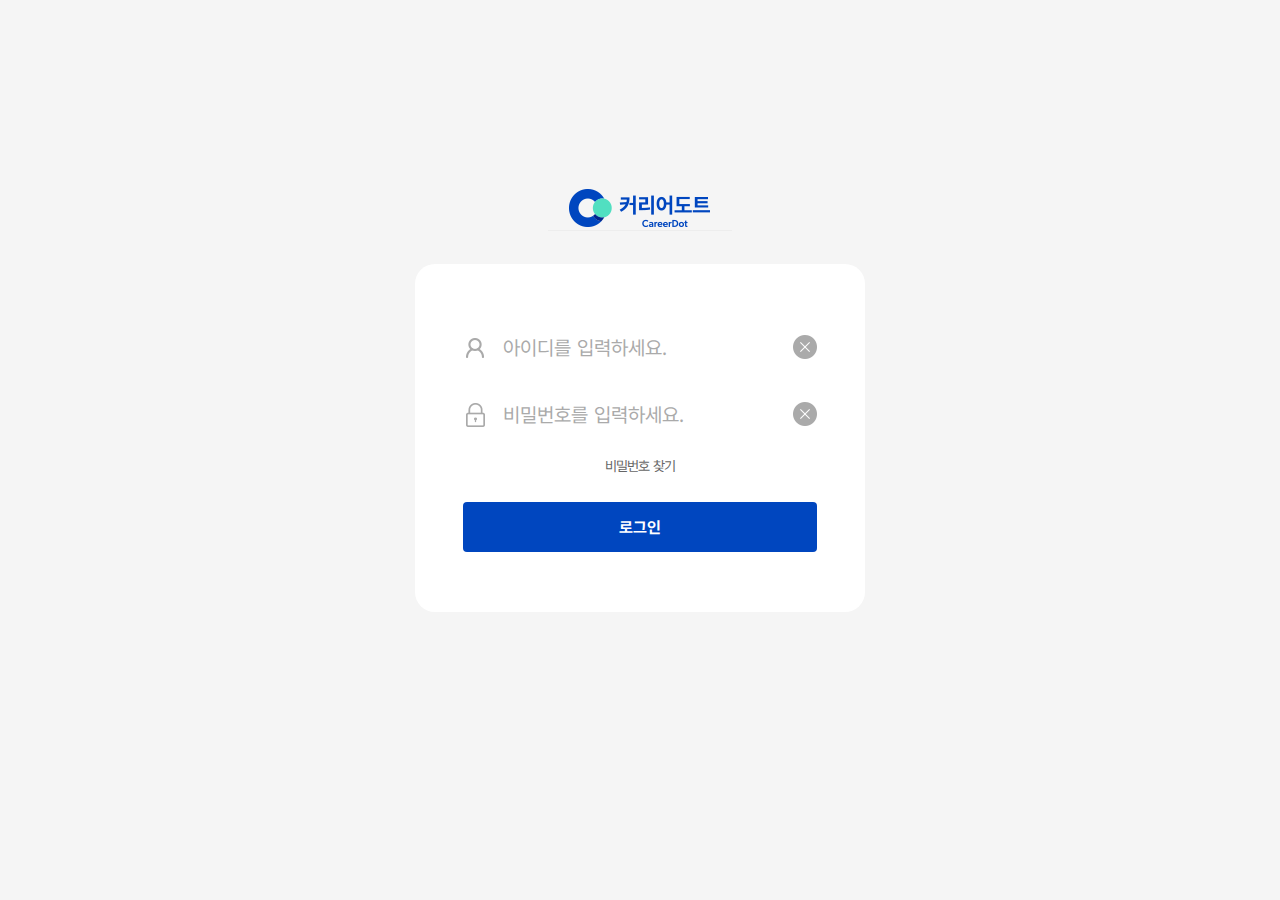
<file: login.html>
<!DOCTYPE html>
<html lang="ko">
<head>
  <meta charset="UTF-8">
  <meta name="viewport" content="width=device-width, initial-scale=1.0">
  <title>커리어도트(로그인)</title>
  <link rel="stylesheet" href="https://cdn.jsdelivr.net/npm/swiper@8/swiper-bundle.min.css"/>
  <link rel="stylesheet" href="./assets/css/layout.css">
  <link rel="stylesheet" href="./assets/css/login.css">
  <script src="https://code.jquery.com/jquery-3.7.1.min.js"></script>
  <script src="https://cdn.jsdelivr.net/npm/swiper@8/swiper-bundle.min.js"></script>
  <script src="./assets/js/index.js" defer></script>
</head>
<body>
    <div class="login-wrapper">
        <div class="login-inner">
            <header class="group-header">
                <h1>
                    <a href="#"><img src="./assets/img/logo.png" alt="로고" class="logo-pc"></a>
                    <a href="#"><img src="./assets/img/logo-mo.png" alt="로고" class="logo-mo"></a>
                    <span class="blind">로고</span>
                </h1>
            </header>
            <main class="group-login">
                <!-- 로그인 기본 화면 -->
                <div class="login-def">
                    <form>
                        <fieldset>  
                            <legend class="blind">로그인</legend>
                            <div class="login-id"><input type="text" placeholder="아이디를 입력하세요."></div>
                            <div class="login-pw"><input type="password" placeholder="비밀번호를 입력하세요."></div>
                            <a href="#" class="link-find">비밀번호 찾기</a>
                            <button class="btn-login" aria-label="로그인">로그인</button>
                        </fieldset>
                    </form>
                </div>
                <!-- 로그인 실패시-->
                <div class="login-fail" style="display: none;">
                    <form>
                        <fieldset>  
                            <legend class="blind">로그인</legend>
                            <div class="login-id"><input type="text" placeholder="아이디를 입력하세요."></div>
                            <div class="login-pw"><input type="password" placeholder="비밀번호를 입력하세요."></div>
                            <a href="#" class="link-find">비밀번호 찾기</a>
                            <div class="fail-txt">
                                아이디(로그인 전용 아이디) 또는 비밀번호를 잘못 입력했습니다.<br>
                                입력하신 내용을 다시 확인해주세요.
                            </div>
                            <button class="btn-login" aria-label="로그인">로그인</button>
                        </fieldset>
                    </form>
                </div>
            </main>
        </div>
    </div>
</body>
</html>
</file>
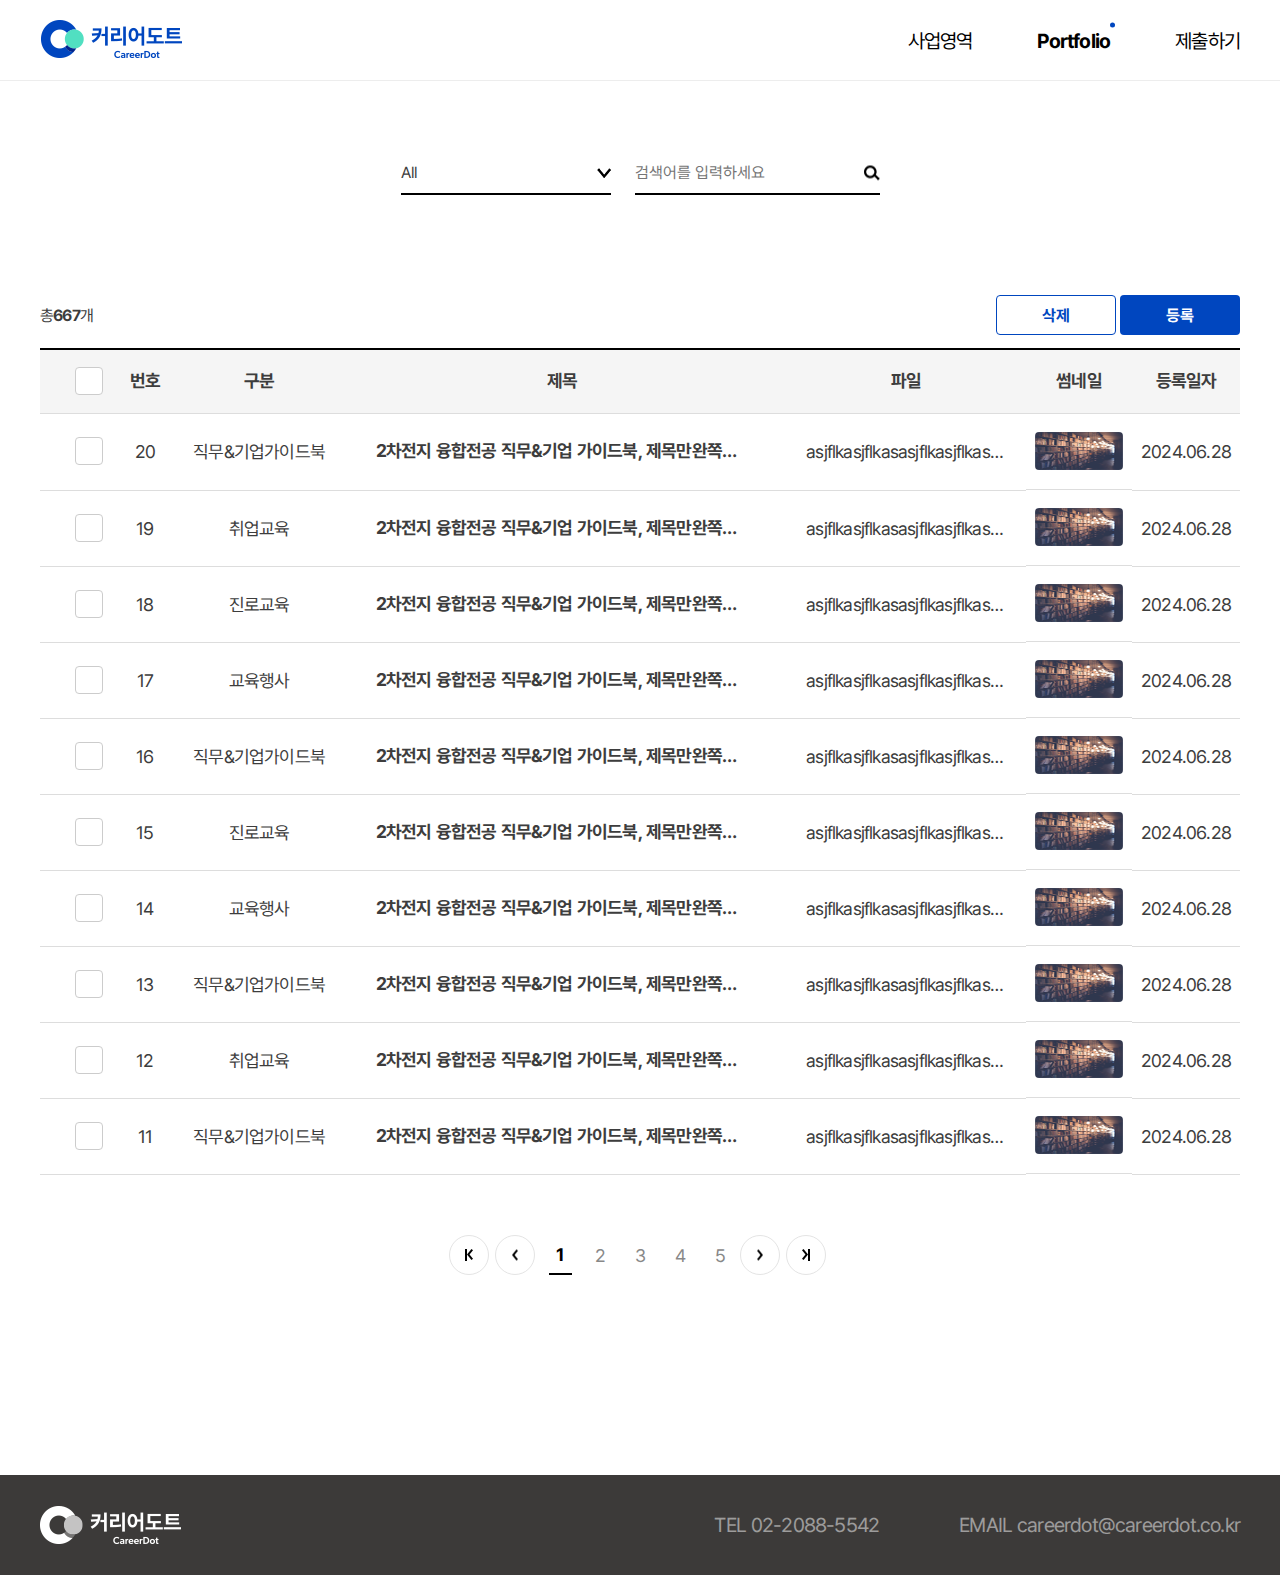
<file: port-admin-list.html>
<!DOCTYPE html>
<html lang="ko">
<head>
  <meta charset="UTF-8">
  <meta name="viewport" content="width=device-width, initial-scale=1.0">
  <title>커리어도트(어드민리스트)</title>
  <link rel="stylesheet" href="https://cdn.jsdelivr.net/npm/swiper@8/swiper-bundle.min.css"/>
  <link rel="stylesheet" href="./assets/css/layout.css">
  <link rel="stylesheet" href="./assets/css/port.css">
  <script src="https://code.jquery.com/jquery-3.7.1.min.js"></script>
  <script src="https://cdn.jsdelivr.net/npm/swiper@8/swiper-bundle.min.js"></script>
  <script src="./assets/js/index.js" defer></script>
</head>
<body>
    <div class="port-admin-list admin">
        <header>
            <div class="header-inner">
                <h1>
                    <a href="index.html"><img src="./assets/img/logo.png" alt="로고" class="logo-pc"></a>
                    <a href="index.html"><img src="./assets/img/logo-mo.png" alt="로고" class="logo-mo"></a>
                    <span class="blind">로고</span>
                </h1>
                <div class="mobile-menu">
                    <span></span>
                    <span></span>
                    <span></span>
                </div>
                <div class="mobile-menu-cont"> 
                    <div class="modal-content">
                        <div class="modal-header">
                            <a href="index.html">
                                <img src="./assets/img/logo.png" alt="로고" class="logo-pc">
                                <img src="./assets/img/logo-mo.png" alt="로고" class="logo-mo">
                            </a>
                            <a href="#none" class="btn-close">
                                <img src="./assets/img/ico-close.png" alt="닫기버튼">
                            </a>
                        </div>
                        <div class="modal-body">
                            <div class="toggle_menu_list_modal">
                                <ul>
                                    <li>
                                        <a href="service.html" class="depth1">사업영역</a>
                                        <ul class="modal-sub-menu">
                                            <li><a href="service01.html">대학생 진로교육</a></li>
                                            <li><a href="service02.html">대학생 취업교육</a></li>
                                            <li><a href="service03.html">RIS(E) 특화교육</a></li>
                                            <li><a href="service04.html">맞춤형 콘텐츠 개발</a></li>
                                        </ul>
                                    </li>
                                    <li>
                                        <a href="port-list.html" class="depth1">Portfolio</a>
                                    </li>
                                    <li>
                                        <a href="port-submit.html" class="depth1">제출하기</a>
                                    </li>
                                </ul>
                            </div>
                        </div>
                    </div>
                </div>
                <nav id="gnb">
                    <ul class="gnb-list">
                        <li class="gnb-item">
                            <a href="service.html">사업영역</a>
                            <ul class="sub-menu">
                                <li><a href="service01.html">대학생 진로교육</a></li>
                                <li><a href="service02.html">대학생 취업교육</a></li>
                                <li><a href="service03.html">RIS(E) 특화교육</a></li>
                                <li><a href="service04.html">맞춤형 콘텐츠 개발</a></li>
                            </ul>
                        </li>
                        <li class="gnb-item active"><a href="port-list.html">Portfolio</a></li>
                        <li class="gnb-item"><a href="port-submit.html">제출하기</a></li>
                    </ul>
                </nav>
            </div>
        </header>
        <main>
            <div class="inner">
                <div class="select-box">
                    <form>
                        <fieldset>
                            <legend class="blind">검색어를 입력하세요</legend>
                            <!-- select box 추가 -->
                            <div class="custom-select-wrapper">
                                <select id="select1" name="select1" class="custom-select">
                                    <option value="">All</option>
                                    <option value="option1">직무&기업가이드북</option>
                                    <option value="option2">취업교육</option>
                                    <option value="option3">진로교육</option>
                                    <option value="option3">교육행사</option>
                                    <option value="option3">직무&기업가이드북</option>
                                    <option value="option3">취업교육</option>
                                </select>
                            </div>
                            <!-- 검색창 추가 -->
                            <label for="search">
                                <input type="text" name="search" id="search" placeholder="검색어를 입력하세요">
                                <span class="ico-search"></span>
                            </label>
                        </fieldset>
                    </form>
                </div>
                <div class="control-box">
                    <p>총<strong>667</strong>개</p>
                    <div class="btn">
                        <button class="del">삭제</button>
                        <button class="reg">등록</button>
                    </div>
                </div>
                <div class="cont-box">
                    <!-- pc일때 테이블 -->
                    <div class="pcDisplay">
                        <table id="contboxId">
                            <thead>
                                <tr>
                                    <th>
                                        <input type="checkbox">
                                        <label>
                                            <span></span>
                                        </label>
                                    </th>
                                    <th>번호</th>
                                    <th>구분</th>
                                    <th>제목</th>
                                    <th>파일</th>
                                    <th>썸네일</th>
                                    <th>등록일자</th>
                                </tr>
                            </thead>
                            <tbody>
                                <tr>
                                    <td>
                                        <input type="checkbox" id="chk01">
                                        <label for="chk01">
                                            <span></span>
                                        </label>
                                    </td>
                                    <td>20</td>
                                    <td>직무&기업가이드북</td>
                                    <td class="img-tit"><div>2차전지 융합전공 직무&기업 가이드북, 제목만완쪽정렬로차전지 융합전공 직무&기업 가이드북, 제목만완쪽정렬로</div></td>
                                    <td class="img-tit file"><div>asjflkasjflkasasjflkasjflkasjdfljalpjdfljalpasjflkasjflkasasjflkasjflkasjdfljalpjdfljalp</div></td>
                                    <td class="img-td"><img src="./assets/img/admin-thumb.png" alt="썸네일"></td>
                                    <td>2024.06.28</td>
                                </tr>
                                <tr>
                                    <td>
                                        <input type="checkbox" id="chk02">
                                        <label for="chk02">
                                            <span></span>
                                        </label>
                                    </td>
                                    <td>19</td>
                                    <td>취업교육</td>
                                    <td class="img-tit"><div>2차전지 융합전공 직무&기업 가이드북, 제목만완쪽정렬로차전지 융합전공 직무&기업 가이드북, 제목만완쪽정렬로</div></td>
                                    <td class="img-tit file"><div>asjflkasjflkasasjflkasjflkasjdfljalpjdfljalpasjflkasjflkasasjflkasjflkasjdfljalpjdfljalp</div></td>
                                    <td class="img-td"><img src="./assets/img/admin-thumb.png" alt="썸네일"></td>
                                    <td>2024.06.28</td>
                                </tr>
                                <tr>
                                    <td>
                                        <input type="checkbox" id="chk03">
                                        <label for="chk03">
                                            <span></span>
                                        </label>
                                    </td>
                                    <td>18</td>
                                    <td>진로교육</td>
                                    <td class="img-tit"><div>2차전지 융합전공 직무&기업 가이드북, 제목만완쪽정렬로차전지 융합전공 직무&기업 가이드북, 제목만완쪽정렬로</div></td>
                                    <td class="img-tit file"><div>asjflkasjflkasasjflkasjflkasjdfljalpjdfljalpasjflkasjflkasasjflkasjflkasjdfljalpjdfljalp</div></td>
                                    <td class="img-td"><img src="./assets/img/admin-thumb.png" alt="썸네일"></td>
                                    <td>2024.06.28</td>
                                </tr>
                                <tr>
                                    <td>
                                        <input type="checkbox" id="chk04">
                                        <label for="chk04">
                                            <span></span>
                                        </label>
                                    </td>
                                    <td>17</td>
                                    <td>교육행사</td>
                                    <td class="img-tit"><div>2차전지 융합전공 직무&기업 가이드북, 제목만완쪽정렬로차전지 융합전공 직무&기업 가이드북, 제목만완쪽정렬로</div></td>
                                    <td class="img-tit file"><div>asjflkasjflkasasjflkasjflkasjdfljalpjdfljalpasjflkasjflkasasjflkasjflkasjdfljalpjdfljalp</div></td>
                                    <td class="img-td"><img src="./assets/img/admin-thumb.png" alt="썸네일"></td>
                                    <td>2024.06.28</td>
                                </tr>
                                <tr>
                                    <td>
                                        <input type="checkbox" id="chk05">
                                        <label for="chk05">
                                            <span></span>
                                        </label>
                                    </td>
                                    <td>16</td>
                                    <td>직무&기업가이드북</td>
                                    <td class="img-tit"><div>2차전지 융합전공 직무&기업 가이드북, 제목만완쪽정렬로차전지 융합전공 직무&기업 가이드북, 제목만완쪽정렬로</div></td>
                                    <td class="img-tit file"><div>asjflkasjflkasasjflkasjflkasjdfljalpjdfljalpasjflkasjflkasasjflkasjflkasjdfljalpjdfljalp</div></td>
                                    <td class="img-td"><img src="./assets/img/admin-thumb.png" alt="썸네일"></td>
                                    <td>2024.06.28</td>
                                </tr>
                                <tr>
                                    <td>
                                        <input type="checkbox" id="chk06">
                                        <label for="chk06">
                                            <span></span>
                                        </label>
                                    </td>
                                    <td>15</td>
                                    <td>진로교육</td>
                                    <td class="img-tit"><div>2차전지 융합전공 직무&기업 가이드북, 제목만완쪽정렬로차전지 융합전공 직무&기업 가이드북, 제목만완쪽정렬로</div></td>
                                    <td class="img-tit file"><div>asjflkasjflkasasjflkasjflkasjdfljalpjdfljalpasjflkasjflkasasjflkasjflkasjdfljalpjdfljalp</div></td>
                                    <td class="img-td"><img src="./assets/img/admin-thumb.png" alt="썸네일"></td>
                                    <td>2024.06.28</td>
                                </tr>
                                <tr>
                                    <td>
                                        <input type="checkbox" id="chk07">
                                        <label for="chk07">
                                            <span></span>
                                        </label>
                                    </td>
                                    <td>14</td>
                                    <td>교육행사</td>
                                    <td class="img-tit"><div>2차전지 융합전공 직무&기업 가이드북, 제목만완쪽정렬로차전지 융합전공 직무&기업 가이드북, 제목만완쪽정렬로</div></td>
                                    <td class="img-tit file"><div>asjflkasjflkasasjflkasjflkasjdfljalpjdfljalpasjflkasjflkasasjflkasjflkasjdfljalpjdfljalp</div></td>
                                    <td class="img-td"><img src="./assets/img/admin-thumb.png" alt="썸네일"></td>
                                    <td>2024.06.28</td>
                                </tr>
                                <tr>
                                    <td>
                                        <input type="checkbox" id="chk08">
                                        <label for="chk08">
                                            <span></span>
                                        </label>
                                    </td>
                                    <td>13</td>
                                    <td>직무&기업가이드북</td>
                                    <td class="img-tit"><div>2차전지 융합전공 직무&기업 가이드북, 제목만완쪽정렬로차전지 융합전공 직무&기업 가이드북, 제목만완쪽정렬로</div></td>
                                    <td class="img-tit file"><div>asjflkasjflkasasjflkasjflkasjdfljalpjdfljalpasjflkasjflkasasjflkasjflkasjdfljalpjdfljalp</div></td>
                                    <td class="img-td"><img src="./assets/img/admin-thumb.png" alt="썸네일"></td>
                                    <td>2024.06.28</td>
                                </tr>
                                <tr>
                                    <td>
                                        <input type="checkbox" id="chk09">
                                        <label for="chk09">
                                            <span></span>
                                        </label>
                                    </td>
                                    <td>12</td>
                                    <td>취업교육</td>
                                    <td class="img-tit"><div>2차전지 융합전공 직무&기업 가이드북, 제목만완쪽정렬로차전지 융합전공 직무&기업 가이드북, 제목만완쪽정렬로</div></td>
                                    <td class="img-tit file"><div>asjflkasjflkasasjflkasjflkasjdfljalpjdfljalpasjflkasjflkasasjflkasjflkasjdfljalpjdfljalp</div></td>
                                    <td class="img-td"><img src="./assets/img/admin-thumb.png" alt="썸네일"></td>
                                    <td>2024.06.28</td>
                                </tr>
                                <tr>
                                    <td>
                                        <input type="checkbox" id="chk10">
                                        <label for="chk10">
                                            <span></span>
                                        </label>
                                    </td>
                                    <td>11</td>
                                    <td>직무&기업가이드북</td>
                                    <td class="img-tit"><div>2차전지 융합전공 직무&기업 가이드북, 제목만완쪽정렬로차전지 융합전공 직무&기업 가이드북, 제목만완쪽정렬로</div></td>
                                    <td class="img-tit file"><div>asjflkasjflkasasjflkasjflkasjdfljalpjdfljalpasjflkasjflkasasjflkasjflkasjdfljalpjdfljalp</div></td>
                                    <td class="img-td"><img src="./assets/img/admin-thumb.png" alt="썸네일"></td>
                                    <td>2024.06.28</td>
                                </tr>
                            </tbody>
                        </table>
                    </div>
                    <!-- pc아닐때 리스트 -->
                    <div class="nopcDisplay">
                        <ul class="admin-list">
                            <li class="admin-item">
                                <div>
                                    <div class="container">
                                        <div class="title-section">
                                            <span class="title-number">10.</span>
                                            <span class="title-text">직무&기업가이드북</span>
                                            <input type="checkbox" id="mochk01">
                                            <label for="mochk01">
                                                <span></span>
                                            </label>
                                        </div>
                                        <div class="content-section">
                                            <div class="subtitle">
                                                제주대학교_계열 및 학과(전공) 별 진로 취업 모듈 구축 제목이 매우 긴 경우 ...처리 없이 모두 나열
                                            </div>
                                            <span class="filename">asjflkaasjflkasjflkasjdfjallpflkajp.pdf</span>
                                            <div class="image-and-date">
                                                <img src="./assets/img/admin-mo.png" alt="썸네일 이미지" class="thumbnail">
                                                <div class="date">2024.06.26</div>
                                            </div>
                                        </div>
                                    </div>
                                </div>
                            </li>
                            <li class="admin-item">
                                <div>
                                    <div class="container">
                                        <div class="title-section">
                                            <span class="title-number">09.</span>
                                            <span class="title-text">직무&기업가이드북</span>
                                            <input type="checkbox" id="mochk02">
                                            <label for="mochk02">
                                                <span></span>
                                            </label>
                                        </div>
                                        <div class="content-section">
                                            <div class="subtitle">
                                                제주대학교_계열 및 학과(전공) 별 진로 취업 모듈 구축 제목이 매우 긴 경우 ...처리 없이 모두 나열
                                            </div>
                                            <span class="filename">asjflkaasjflkasjflkasjdfjallpflkajp.pdf</span>
                                            <div class="image-and-date">
                                                <img src="./assets/img/admin-mo.png" alt="썸네일 이미지" class="thumbnail">
                                                <div class="date">2024.06.26</div>
                                            </div>
                                        </div>
                                    </div>
                                </div>
                            </li>
                            <li class="admin-item">
                                <div>
                                    <div class="container">
                                        <div class="title-section">
                                            <span class="title-number">08.</span>
                                            <span class="title-text">직무&기업가이드북</span>
                                            <input type="checkbox" id="mochk03">
                                            <label for="mochk03">
                                                <span></span>
                                            </label>
                                        </div>
                                        <div class="content-section">
                                            <div class="subtitle">
                                                제주대학교_계열 및 학과(전공) 별 진로 취업 모듈 구축 제목이 매우 긴 경우 ...처리 없이 모두 나열
                                            </div>
                                            <span class="filename">asjflkaasjflkasjflkasjdfjallpflkajp.pdf</span>
                                            <div class="image-and-date">
                                                <img src="./assets/img/admin-mo.png" alt="썸네일 이미지" class="thumbnail">
                                                <div class="date">2024.06.26</div>
                                            </div>
                                        </div>
                                    </div>
                                </div>
                            </li>
                            <li class="admin-item">
                                <div>
                                    <div class="container">
                                        <div class="title-section">
                                            <span class="title-number">07.</span>
                                            <span class="title-text">직무&기업가이드북</span>
                                            <input type="checkbox" id="mochk04">
                                            <label for="mochk04">
                                                <span></span>
                                            </label>
                                        </div>
                                        <div class="content-section">
                                            <div class="subtitle">
                                                제주대학교_계열 및 학과(전공) 별 진로 취업 모듈 구축 제목이 매우 긴 경우 ...처리 없이 모두 나열
                                            </div>
                                            <span class="filename">asjflkaasjflkasjflkasjdfjallpflkajp.pdf</span>
                                            <div class="image-and-date">
                                                <img src="./assets/img/admin-mo.png" alt="썸네일 이미지" class="thumbnail">
                                                <div class="date">2024.06.26</div>
                                            </div>
                                        </div>
                                    </div>
                                </div>
                            </li>
                            <li class="admin-item">
                                <div>
                                    <div class="container">
                                        <div class="title-section">
                                            <span class="title-number">06.</span>
                                            <span class="title-text">직무&기업가이드북</span>
                                            <input type="checkbox" id="mochk05">
                                            <label for="mochk05">
                                                <span></span>
                                            </label>
                                        </div>
                                        <div class="content-section">
                                            <div class="subtitle">
                                                제주대학교_계열 및 학과(전공) 별 진로 취업 모듈 구축 제목이 매우 긴 경우 ...처리 없이 모두 나열
                                            </div>
                                            <span class="filename">asjflkaasjflkasjflkasjdfjallpflkajp.pdf</span>
                                            <div class="image-and-date">
                                                <img src="./assets/img/admin-mo.png" alt="썸네일 이미지" class="thumbnail">
                                                <div class="date">2024.06.26</div>
                                            </div>
                                        </div>
                                    </div>
                                </div>
                            </li>
                            <li class="admin-item">
                                <div>
                                    <div class="container">
                                        <div class="title-section">
                                            <span class="title-number">05.</span>
                                            <span class="title-text">직무&기업가이드북</span>
                                            <input type="checkbox" id="mochk06">
                                            <label for="mochk06">
                                                <span></span>
                                            </label>
                                        </div>
                                        <div class="content-section">
                                            <div class="subtitle">
                                                제주대학교_계열 및 학과(전공) 별 진로 취업 모듈 구축 제목이 매우 긴 경우 ...처리 없이 모두 나열
                                            </div>
                                            <span class="filename">asjflkaasjflkasjflkasjdfjallpflkajp.pdf</span>
                                            <div class="image-and-date">
                                                <img src="./assets/img/admin-mo.png" alt="썸네일 이미지" class="thumbnail">
                                                <div class="date">2024.06.26</div>
                                            </div>
                                        </div>
                                    </div>
                                </div>
                            </li>
                        </ul>
                    </div>
                </div>
                <div class="pagination-box">
                    <button class="btn-first"></button>
                    <button class="btn-prev"></button>
                    <ul class="page-list">
                        <li class="page-item active"><a href="#">1</a></li>
                        <li class="page-item"><a href="#">2</a></li>
                        <li class="page-item"><a href="#">3</a></li>
                        <li class="page-item"><a href="#">4</a></li>
                        <li class="page-item"><a href="#">5</a></li>
                    </ul>
                    <button class="btn-next"></button>
                    <button class="btn-last"></button>
                </div>
            </div>
        </main>
        <footer>
            <h2 class="blind">커리어도트 푸터</h2>
            <div class="inner">
                <div class="logo-area">
                    <a href="index.html">
                        <img src="./assets/img/footer-logo.png" alt="커리어도트 푸터 로고" class="footer-pc">
                        <img src="./assets/img/footer-logo-m.png" alt="커리어도트 푸터 로고" class="footer-mo">
                    </a>
                </div>
                <div class="info-area">
                    <a href="tel:02-2088-5542">
                        <span>TEL 02-2088-5542</span>
                    </a>
                    <a href="mailto:careerdot@careerdot.co.kr">
                        <span>EMAIL careerdot@careerdot.co.kr</span>
                    </a>
                </div>
            </div>
        </footer>
    </div>
</body>
</html>
</file>
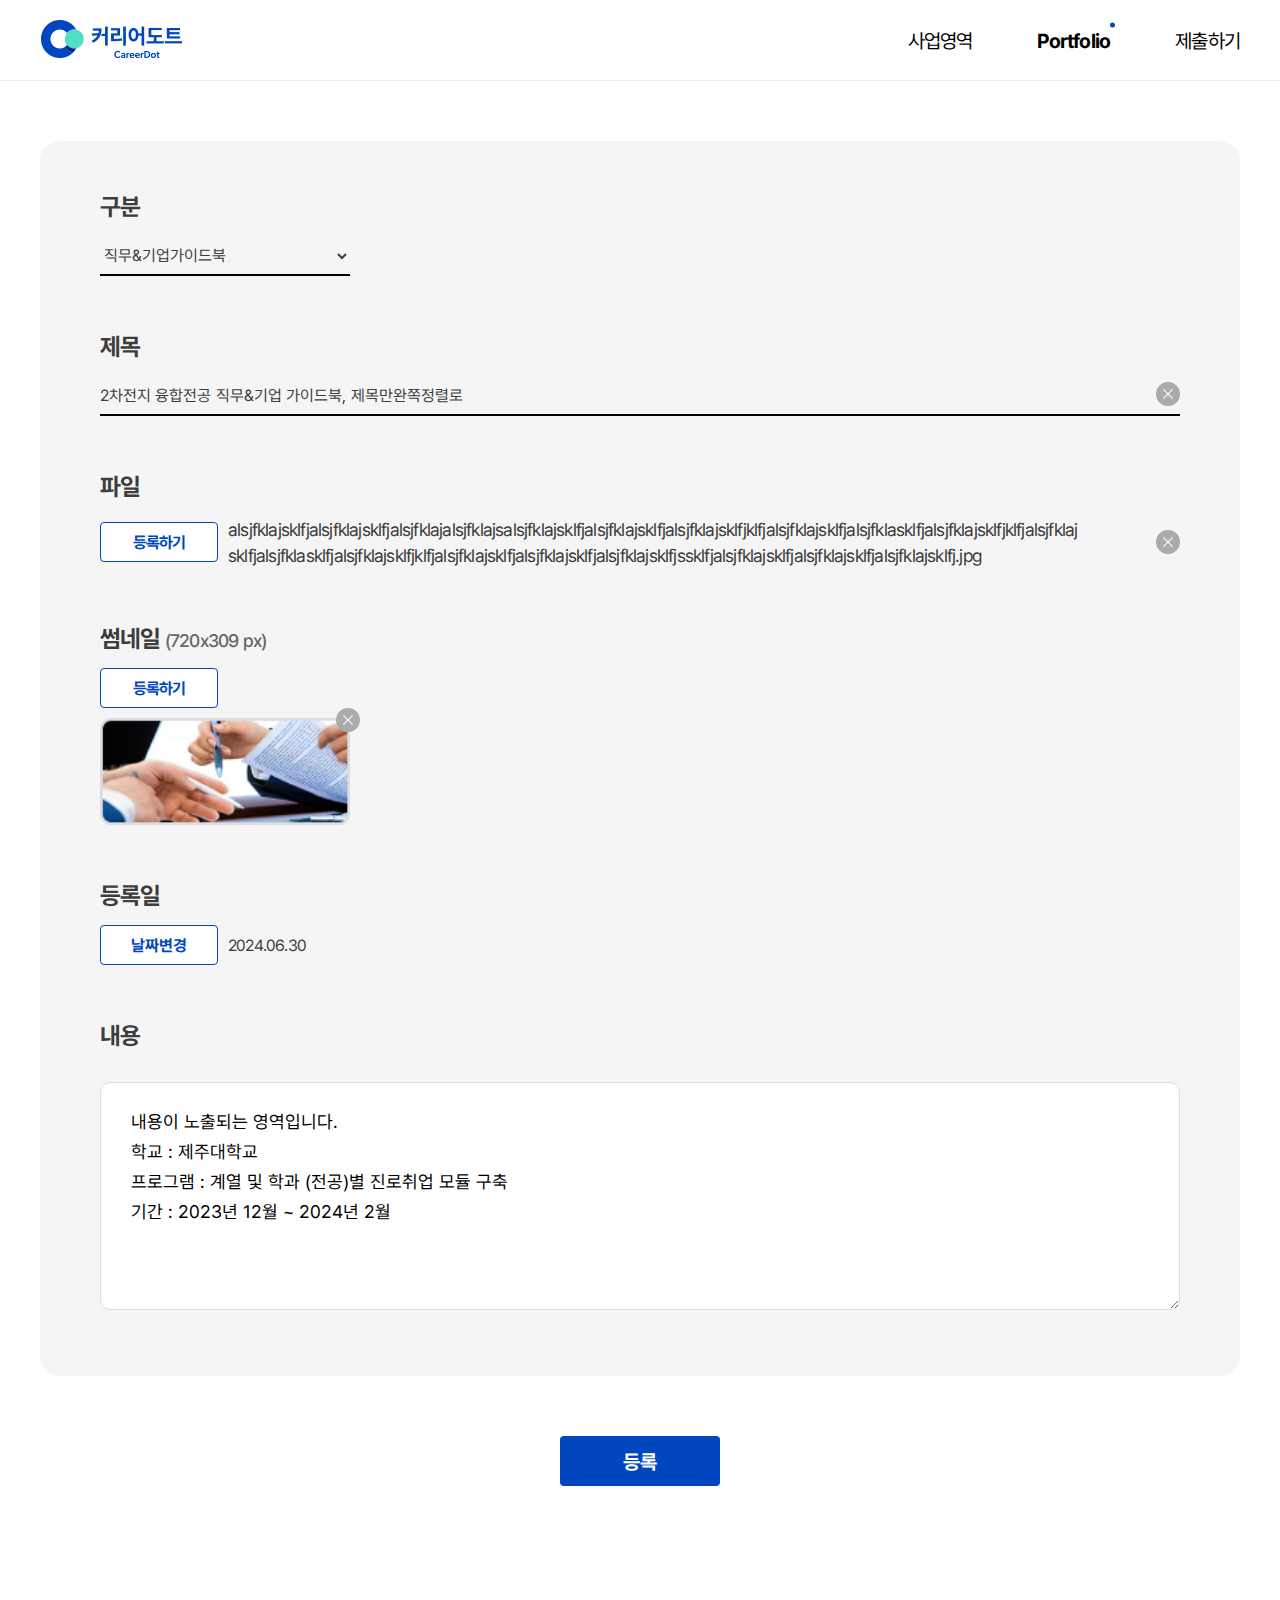
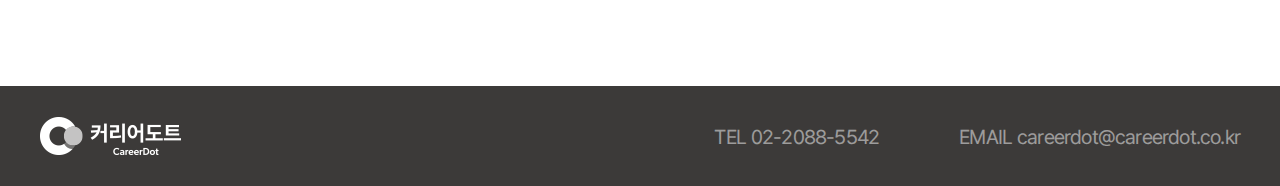
<file: port-admin-view.html>
<!DOCTYPE html>
<html lang="ko">
<head>
  <meta charset="UTF-8">
  <meta name="viewport" content="width=device-width, initial-scale=1.0">
  <title>커리어도트(어드민뷰)</title>
  <link rel="stylesheet" href="https://cdn.jsdelivr.net/npm/swiper@8/swiper-bundle.min.css"/>
  <link rel="stylesheet" href="./assets/css/layout.css">
  <link rel="stylesheet" href="./assets/css/port.css">
  <script src="https://code.jquery.com/jquery-3.7.1.min.js"></script>
  <script src="https://cdn.jsdelivr.net/npm/swiper@8/swiper-bundle.min.js"></script>
  <script src="./assets/js/index.js" defer></script>
</head>
<body>
    <div class="port-admin-view admin">
        <header>
            <div class="header-inner">
                <h1>
                    <a href="index.html"><img src="./assets/img/logo.png" alt="로고" class="logo-pc"></a>
                    <a href="index.html"><img src="./assets/img/logo-mo.png" alt="로고" class="logo-mo"></a>
                    <span class="blind">로고</span>
                </h1>
                <div class="mobile-menu">
                    <span></span>
                    <span></span>
                    <span></span>
                </div>
                <div class="mobile-menu-cont"> 
                    <div class="modal-content">
                        <div class="modal-header">
                            <a href="index.html">
                                <img src="./assets/img/logo.png" alt="로고" class="logo-pc">
                                <img src="./assets/img/logo-mo.png" alt="로고" class="logo-mo">
                            </a>
                            <a href="#none" class="btn-close">
                                <img src="./assets/img/ico-close.png" alt="닫기버튼">
                            </a>
                        </div>
                        <div class="modal-body">
                            <div class="toggle_menu_list_modal">
                                <ul>
                                    <li>
                                        <a href="service.html" class="depth1">사업영역</a>
                                        <ul class="modal-sub-menu">
                                            <li><a href="service01.html">대학생 진로교육</a></li>
                                            <li><a href="service02.html">대학생 취업교육</a></li>
                                            <li><a href="service03.html">RIS(E) 특화교육</a></li>
                                            <li><a href="service04.html">맞춤형 콘텐츠 개발</a></li>
                                        </ul>
                                    </li>
                                    <li>
                                        <a href="port-list.html" class="depth1">Portfolio</a>
                                    </li>
                                    <li>
                                        <a href="port-submit.html" class="depth1">제출하기</a>
                                    </li>
                                </ul>
                            </div>
                        </div>
                    </div>
                </div>
                <nav id="gnb">
                    <ul class="gnb-list">
                        <li class="gnb-item">
                            <a href="service.html">사업영역</a>
                            <ul class="sub-menu">
                                <li><a href="service01.html">대학생 진로교육</a></li>
                                <li><a href="service02.html">대학생 취업교육</a></li>
                                <li><a href="service03.html">RIS(E) 특화교육</a></li>
                                <li><a href="service04.html">맞춤형 콘텐츠 개발</a></li>
                            </ul>
                        </li>
                        <li class="gnb-item active"><a href="port-list.html">Portfolio</a></li>
                        <li class="gnb-item"><a href="port-submit.html">제출하기</a></li>
                    </ul>
                </nav>
            </div>
        </header>
        <main>
            <div class="inner">
                <div class="container">
                    <form>
                        <div class="container-cont">
                            <div class="form-group cate">
                                <p>구분</p>
                                <select id="category" name="category">
                                    <option value="job">직무&기업가이드북</option>
                                </select>
                            </div>
                            <div class="form-group title">
                                <p>제목</p>
                                <input type="text" id="title" name="title" value="2차전지 융합전공 직무&기업 가이드북, 제목만완쪽정렬로">
                                <button type="button" class="remove-btn"></button>
                            </div>
                            <div class="form-group file">
                                <p>파일</p>
                                <div class="txt">
                                    <label for="file" class="btn-admin-file">등록하기</label>
                                    <input type="file" name="file" id="file">
                                    <div>
                                        <span>[base64].jpg</span>
                                        <button type="button" class="remove-btn"></button>
                                    </div>
                                </div>
                            </div>
                            <div class="form-group thumbnail">
                                <p>썸네일<span> (720x309 px)</span></p>
                                <label for="thumbnail" class="thumbnail-label btn-admin-thumb">등록하기</label>
                                <input type="file" name="thumbnail" id="thumbnail">
    
                                <div class="thumbnail-container">
                                    <img src="./assets/img/admin-mo.png" alt="썸네일이미지">
                                    <button type="button" class="remove-btn"></button>
                                </div>
                            </div>
                            <div class="form-group date">
                                <p>등록일</p>
                                <div class="group-cont">
                                    <button class="btn-admin-date">날짜변경</button>
                                    <span class="date-display" id="date-display">2024.06.30</span>
                                    <input type="date" id="date" name="date" style="display: none;">
                                </div>
                            </div>
                            <div class="form-group">
                                <p>내용</p>
                                <textarea id="content" name="content" rows="6" class="input-cont">내용이 노출되는 영역입니다.
학교 : 제주대학교
프로그램 : 계열 및 학과 (전공)별 진로취업 모듈 구축
기간 : 2023년 12월 ~ 2024년 2월</textarea>
                            </div>
                        </div>
                        <button type="submit">등록</button>
                    </form>
                </div>
            </div>
        </main>
        <footer>
            <h2 class="blind">커리어도트 푸터</h2>
            <div class="inner">
                <div class="logo-area">
                    <a href="index.html">
                        <img src="./assets/img/footer-logo.png" alt="커리어도트 푸터 로고" class="footer-pc">
                        <img src="./assets/img/footer-logo-m.png" alt="커리어도트 푸터 로고" class="footer-mo">
                    </a>
                </div>
                <div class="info-area">
                    <a href="tel:02-2088-5542">
                        <span>TEL 02-2088-5542</span>
                    </a>
                    <a href="mailto:careerdot@careerdot.co.kr">
                        <span>EMAIL careerdot@careerdot.co.kr</span>
                    </a>
                </div>
            </div>
        </footer>
    </div>
</body>
</html>
</file>
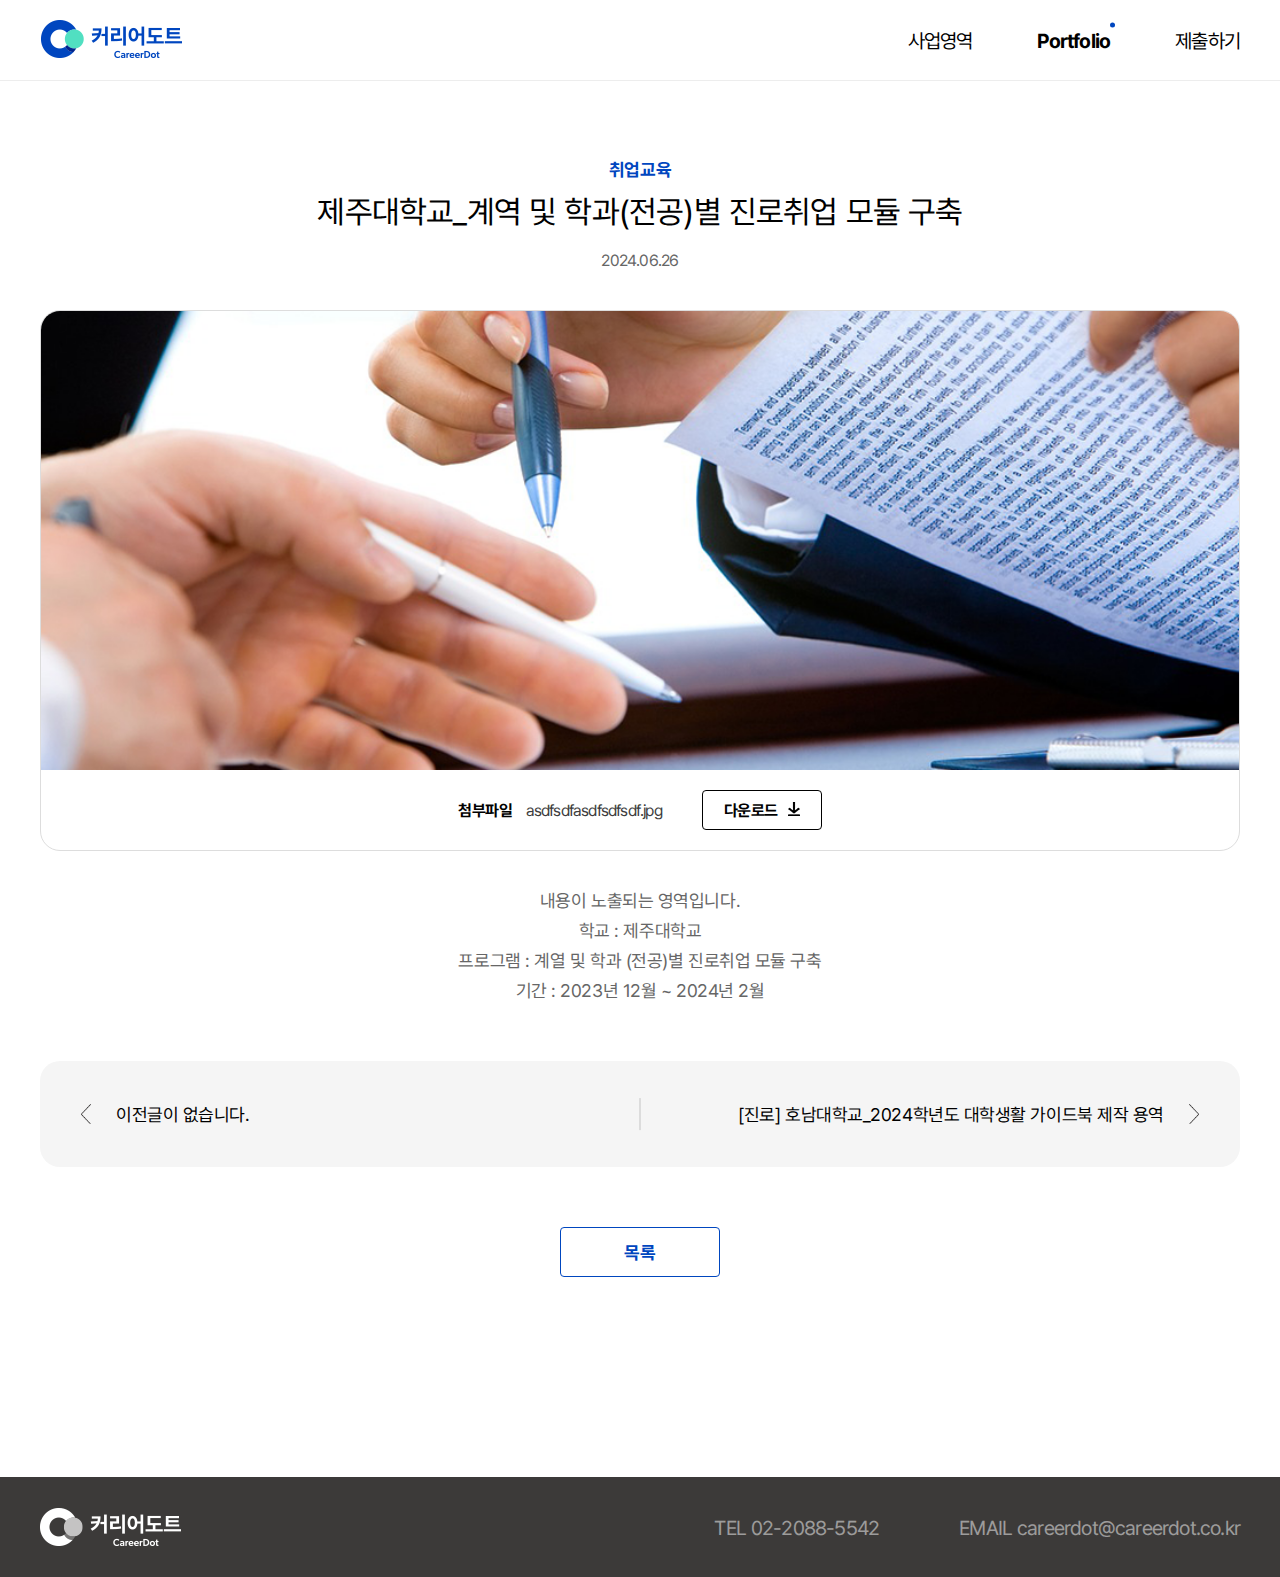
<file: port-detail.html>
<!DOCTYPE html>
<html lang="ko">
<head>
  <meta charset="UTF-8">
  <meta name="viewport" content="width=device-width, initial-scale=1.0">
  <title>커리어도트(포폴상세)</title>
  <link rel="stylesheet" href="https://cdn.jsdelivr.net/npm/swiper@8/swiper-bundle.min.css"/>
  <link rel="stylesheet" href="./assets/css/layout.css">
  <link rel="stylesheet" href="./assets/css/port.css">
  <script src="https://code.jquery.com/jquery-3.7.1.min.js"></script>
  <script src="https://cdn.jsdelivr.net/npm/swiper@8/swiper-bundle.min.js"></script>
  <script src="./assets/js/index.js" defer></script>
</head>
<body>
    <div class="port-detail">
        <header>
            <div class="header-inner">
                <h1>
                    <a href="index.html"><img src="./assets/img/logo.png" alt="로고" class="logo-pc"></a>
                    <a href="index.html"><img src="./assets/img/logo-mo.png" alt="로고" class="logo-mo"></a>
                    <span class="blind">로고</span>
                </h1>
                <div class="mobile-menu">
                    <span></span>
                    <span></span>
                    <span></span>
                </div>
                <div class="mobile-menu-cont"> 
                    <div class="modal-content">
                        <div class="modal-header">
                            <a href="index.html">
                                <img src="./assets/img/logo.png" alt="로고" class="logo-pc">
                                <img src="./assets/img/logo-mo.png" alt="로고" class="logo-mo">
                            </a>
                            <a href="#none" class="btn-close">
                                <img src="./assets/img/ico-close.png" alt="닫기버튼">
                            </a>
                        </div>
                        <div class="modal-body">
                            <div class="toggle_menu_list_modal">
                                <ul>
                                    <li>
                                        <a href="service.html" class="depth1">사업영역</a>
                                        <ul class="modal-sub-menu">
                                            <li><a href="service01.html">대학생 진로교육</a></li>
                                            <li><a href="service02.html">대학생 취업교육</a></li>
                                            <li><a href="service03.html">RIS(E) 특화교육</a></li>
                                            <li><a href="service04.html">맞춤형 콘텐츠 개발</a></li>
                                        </ul>
                                    </li>
                                    <li>
                                        <a href="port-list.html" class="depth1">Portfolio</a>
                                    </li>
                                    <li>
                                        <a href="port-submit.html" class="depth1">제출하기</a>
                                    </li>
                                </ul>
                            </div>
                        </div>
                    </div>
                </div>
                <nav id="gnb">
                    <ul class="gnb-list">
                        <li class="gnb-item">
                            <a href="service.html">사업영역</a>
                            <ul class="sub-menu">
                                <li><a href="service01.html">대학생 진로교육</a></li>
                                <li><a href="service02.html">대학생 취업교육</a></li>
                                <li><a href="service03.html">RIS(E) 특화교육</a></li>
                                <li><a href="service04.html">맞춤형 콘텐츠 개발</a></li>
                            </ul>
                        </li>
                        <li class="gnb-item active"><a href="port-list.html">Portfolio</a></li>
                        <li class="gnb-item"><a href="port-submit.html">제출하기</a></li>
                    </ul>
                </nav>
            </div>
        </header>
        <main>
            <section class="sc-detail">
                <h2 class="blind">프토폴리오 상세페이지</h2>
                <div class="inner">
                    <span class="category">취업교육</span>
                    <p class="title">제주대학교_계역 및 학과(전공)별 진로취업 모듈 구축</p>
                    <span class="date">2024.06.26</span>
                    <div class="thumb-area">
                        <img src="./assets/img/port-detail.png" alt="포트폴리오 메인 이미지">
                        <div class="img-box">
                            <span class="desc">첨부파일</span>
                            <span class="img-tit">asdfsdfasdfsdfsdf.jpg</span>
                            <button class="btn-down">다운로드</button>
                        </div>
                    </div>
                    <div class="info-area">
                        <p>
                            내용이 노출되는 영역입니다.<br>
                            학교 : 제주대학교 <br>
                            프로그램 : 계열 및 학과 (전공)별 진로취업 모듈 구축 <br>
                            기간 : 2023년 12월 ~ 2024년 2월
                        </p>
                    </div>
                    <div class="navigation">
                        <a href="#prev-post-url" class="prev-post"><span>이전글이 없습니다.</span></a>
                        <a href="#next-post-url" class="next-post"><span>[진로] 호남대학교_2024학년도 대학생활 가이드북 제작 용역</span></a>
                    </div>
                    <div class="back-to-list">
                        <a href="#list-url">목록</a>
                    </div>
                </div>
            </section>
        </main>
        <footer>
            <h2 class="blind">커리어도트 푸터</h2>
            <div class="inner">
                <div class="logo-area">
                    <a href="index.html">
                        <img src="./assets/img/footer-logo.png" alt="커리어도트 푸터 로고" class="footer-pc">
                        <img src="./assets/img/footer-logo-m.png" alt="커리어도트 푸터 로고" class="footer-mo">
                    </a>
                </div>
                <div class="info-area">
                    <a href="tel:02-2088-5542">
                        <span>TEL 02-2088-5542</span>
                    </a>
                    <a href="mailto:careerdot@careerdot.co.kr">
                        <span>EMAIL careerdot@careerdot.co.kr</span>
                    </a>
                </div>
            </div>
        </footer>
    </div>
</body>
</html>
</file>
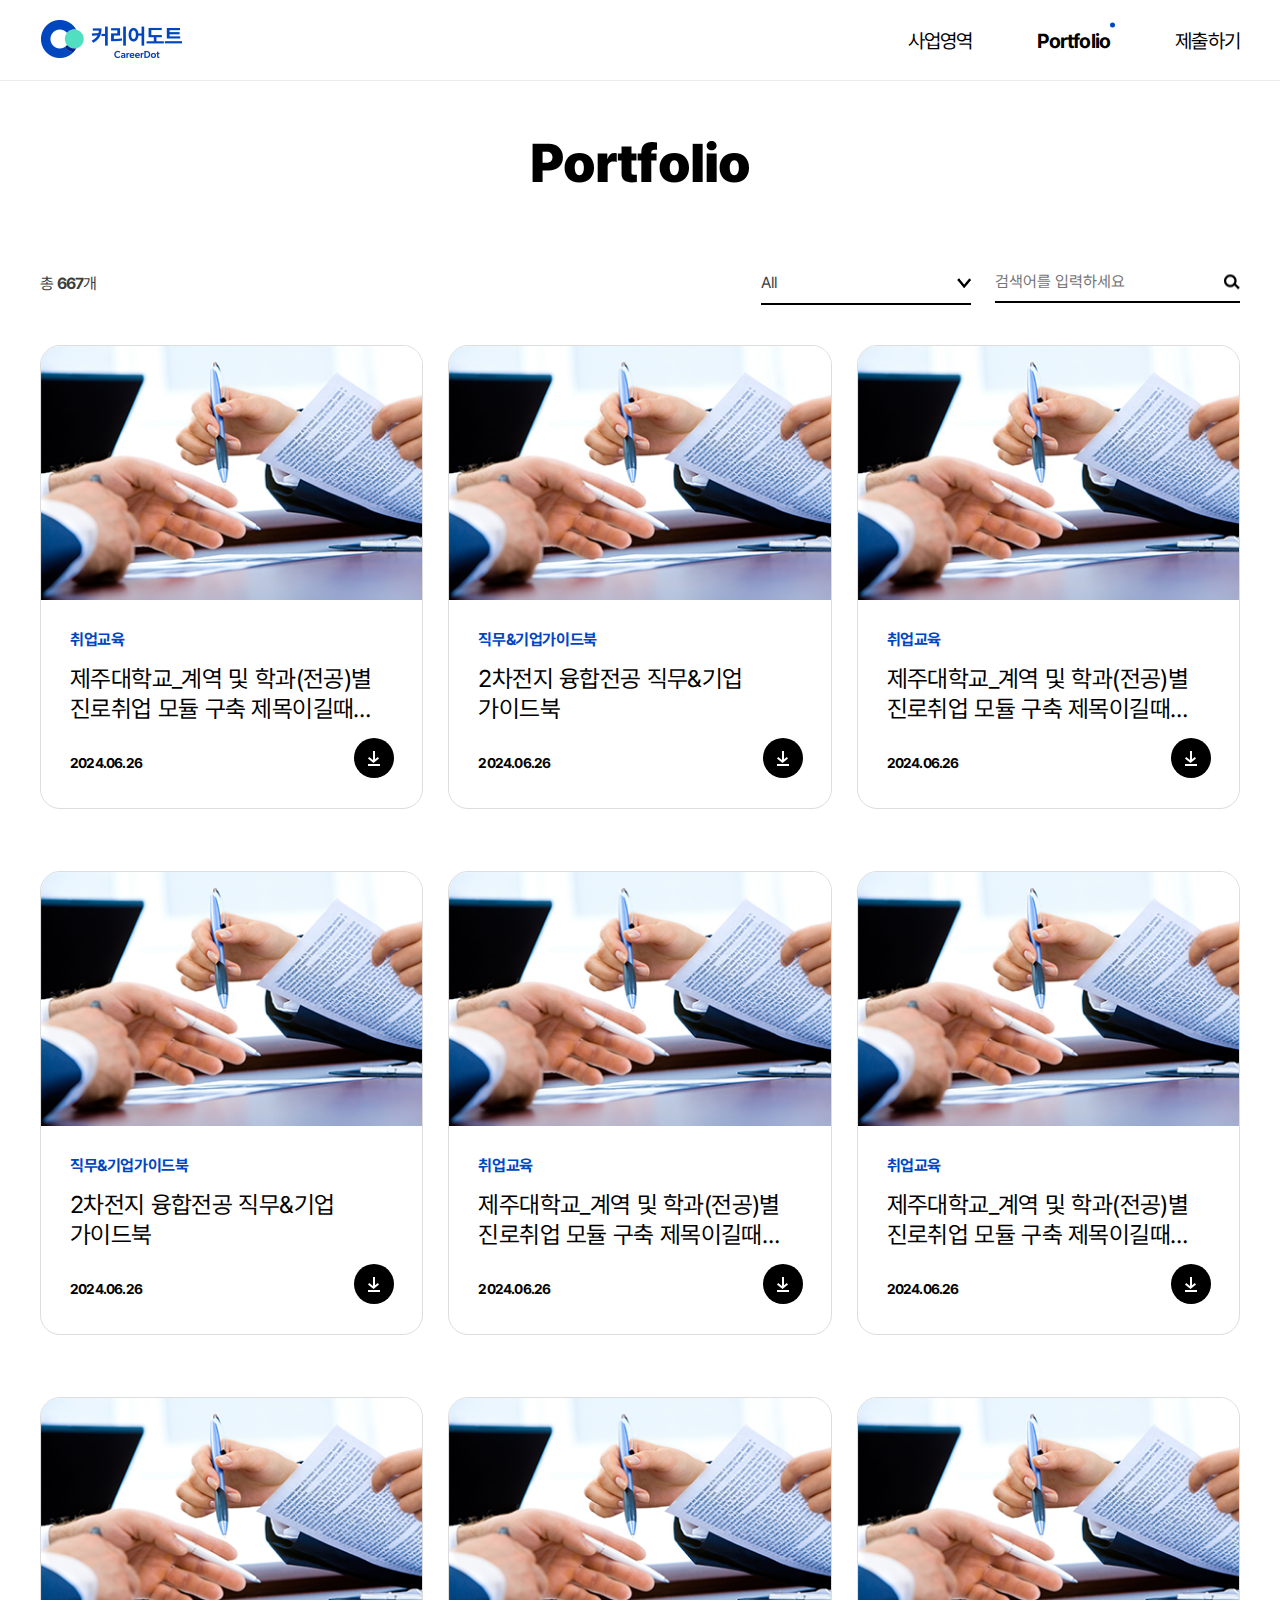
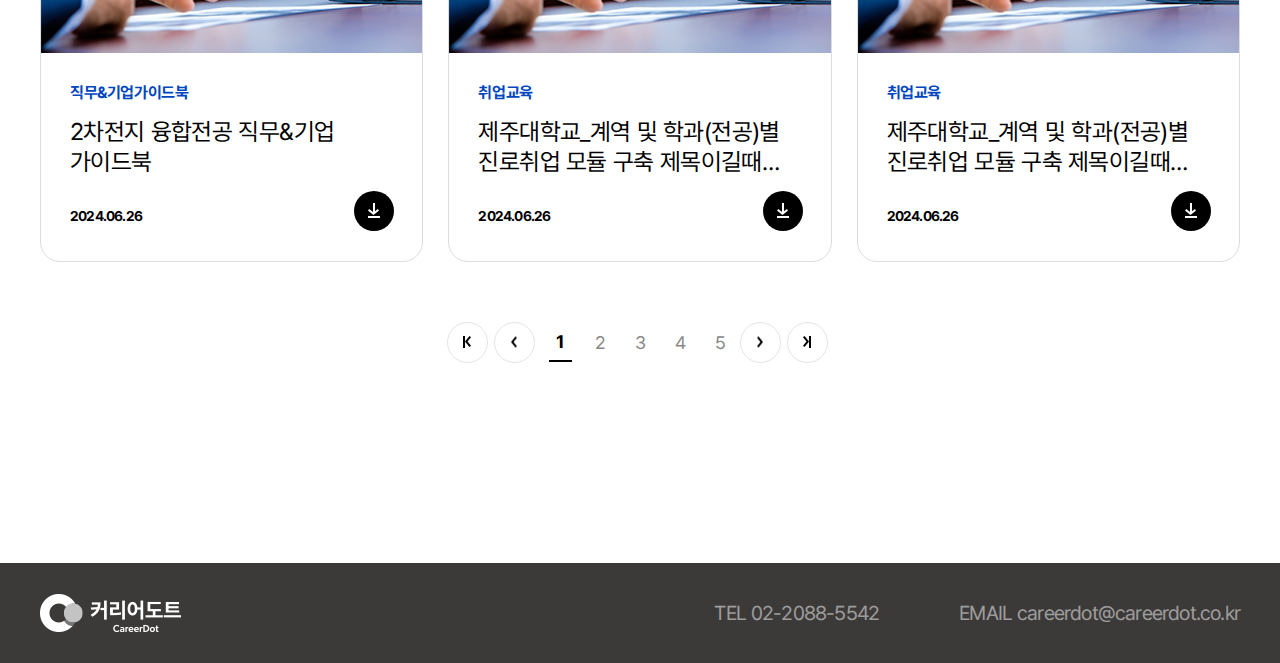
<file: port-list.html>
<!DOCTYPE html>
<html lang="ko">
<head>
  <meta charset="UTF-8">
  <meta name="viewport" content="width=device-width, initial-scale=1.0">
  <title>커리어도트(포폴리스트)</title>
  <link rel="stylesheet" href="https://cdn.jsdelivr.net/npm/swiper@8/swiper-bundle.min.css"/>
  <link rel="stylesheet" href="./assets/css/layout.css">
  <link rel="stylesheet" href="./assets/css/port.css">
  <script src="https://code.jquery.com/jquery-3.7.1.min.js"></script>
  <script src="https://cdn.jsdelivr.net/npm/swiper@8/swiper-bundle.min.js"></script>
  <script src="./assets/js/index.js" defer></script>
</head>
<body>
    <div class="port-list">
        <header>
            <div class="header-inner">
                <h1>
                    <a href="index.html"><img src="./assets/img/logo.png" alt="로고" class="logo-pc"></a>
                    <a href="index.html"><img src="./assets/img/logo-mo.png" alt="로고" class="logo-mo"></a>
                    <span class="blind">로고</span>
                </h1>
                <div class="mobile-menu">
                    <span></span>
                    <span></span>
                    <span></span>
                </div>
                <div class="mobile-menu-cont"> 
                    <div class="modal-content">
                        <div class="modal-header">
                            <a href="index.html">
                                <img src="./assets/img/logo.png" alt="로고" class="logo-pc">
                                <img src="./assets/img/logo-mo.png" alt="로고" class="logo-mo">
                            </a>
                            <a href="#none" class="btn-close">
                                <img src="./assets/img/ico-close.png" alt="닫기버튼">
                            </a>
                        </div>
                        <div class="modal-body">
                            <div class="toggle_menu_list_modal">
                                <ul>
                                    <li>
                                        <a href="service.html" class="depth1">사업영역</a>
                                        <ul class="modal-sub-menu">
                                            <li><a href="service01.html">대학생 진로교육</a></li>
                                            <li><a href="service02.html">대학생 취업교육</a></li>
                                            <li><a href="service03.html">RIS(E) 특화교육</a></li>
                                            <li><a href="service04.html">맞춤형 콘텐츠 개발</a></li>
                                        </ul>
                                    </li>
                                    <li>
                                        <a href="port-list.html" class="depth1">Portfolio</a>
                                    </li>
                                    <li>
                                        <a href="port-submit-list.html" class="depth1">제출하기</a>
                                    </li>
                                </ul>
                            </div>
                        </div>
                    </div>
                </div>
                <nav id="gnb">
                    <ul class="gnb-list">
                        <li class="gnb-item">
                            <a href="service.html">사업영역</a>
                            <ul class="sub-menu">
                                <li><a href="service01.html">대학생 진로교육</a></li>
                                <li><a href="service02.html">대학생 취업교육</a></li>
                                <li><a href="service03.html">RIS(E) 특화교육</a></li>
                                <li><a href="service04.html">맞춤형 콘텐츠 개발</a></li>
                            </ul>
                        </li>
                        <li class="gnb-item active"><a href="port-list.html">Portfolio</a></li>
                        <li class="gnb-item"><a href="port-submit-list.html">제출하기</a></li>
                    </ul>
                </nav>
            </div>
        </header>
        <main>
            <div class="inner">
                <section class="sc-port">
                    <h2 class="headline">Portfolio</h2>
                    <div class="select-box">
                        <p>총 <strong>667</strong>개</p>
                        <form>
                            <fieldset>
                                <legend class="blind">검색어를 입력하세요</legend>
                                <!-- select box 추가 -->
                                <div class="custom-select-wrapper">
                                    <select id="select1" name="select1" class="custom-select">
                                        <option value="">All</option>
                                        <option value="option1">옵션 1</option>
                                        <option value="option2">옵션 2</option>
                                        <option value="option3">옵션 3</option>
                                    </select>
                                </div>
                                <!-- 검색창 추가 -->
                                <label for="search">
                                    <input type="text" name="search" id="search" placeholder="검색어를 입력하세요">
                                    <span class="ico-search"></span>
                                </label>
                            </fieldset>
                        </form>
                    </div>
                    <div class="port-find">
                        <ul class="port-list">
                            <li class="port-item">
                                <div onclick="location.href='port-detail.html'">
                                    <div class="thumb-area">
                                        <img src="./assets/img/porfolio-img.png" alt="포트폴리오 이미지">
                                    </div>
                                    <div class="info-area">
                                        <span class="subtit">취업교육</span>
                                        <p class="title">제주대학교_계역 및 학과(전공)별 
                                            진로취업 모듈 구축 제목이길때 제목이길때제목이길때
                                            제주대학교_계역 및 학과(전공)별 
                                            진로취업 모듈 구축 제목이길때 제목이길때제목이길때</p>
                                        <span class="date">2024.06.26</span>
                                        <button class="btn-down" onclick="showAlert(event)"></button>
                                    </div>
                                </div>
                            </li>
                            <li class="port-item">
                                <div onclick="location.href='port-detail.html'">
                                    <div class="thumb-area">
                                        <img src="./assets/img/porfolio-img.png" alt="포트폴리오 이미지">
                                    </div>
                                    <div class="info-area">
                                        <span class="subtit">직무&기업가이드북</span>
                                        <p class="title">2차전지 융합전공 직무&기업 
                                            가이드북
                                            </p>
                                        <span class="date">2024.06.26</span>
                                        <button class="btn-down" onclick="showAlert(event)"></button>
                                    </div>
                                </div>
                            </li>
                            <li class="port-item">
                                <div onclick="location.href='port-detail.html'">
                                    <div class="thumb-area">
                                        <img src="./assets/img/porfolio-img.png" alt="포트폴리오 이미지">
                                    </div>
                                    <div class="info-area">
                                        <span class="subtit">취업교육</span>
                                        <p class="title">제주대학교_계역 및 학과(전공)별 
                                            진로취업 모듈 구축 제목이길때 제목이길때제목이길때</p>
                                        <span class="date">2024.06.26</span>
                                        <button class="btn-down" onclick="showAlert(event)"></button>
                                    </div>
                                </div>
                            </li>
                            <li class="port-item">
                                <div onclick="location.href='port-detail.html'">
                                    <div class="thumb-area">
                                        <img src="./assets/img/porfolio-img.png" alt="포트폴리오 이미지">
                                    </div>
                                    <div class="info-area">
                                        <span class="subtit">직무&기업가이드북</span>
                                        <p class="title">2차전지 융합전공 직무&기업 
                                            가이드북
                                            </p>
                                        <span class="date">2024.06.26</span>
                                        <button class="btn-down" onclick="showAlert(event)"></button>
                                    </div>
                                </div>
                            </li>
                            <li class="port-item">
                                <div onclick="location.href='port-detail.html'">
                                    <div class="thumb-area">
                                        <img src="./assets/img/porfolio-img.png" alt="포트폴리오 이미지">
                                    </div>
                                    <div class="info-area">
                                        <span class="subtit">취업교육</span>
                                        <p class="title">제주대학교_계역 및 학과(전공)별 
                                            진로취업 모듈 구축 제목이길때 제목이길때제목이길때</p>
                                        <span class="date">2024.06.26</span>
                                        <button class="btn-down" onclick="showAlert(event)"></button>
                                    </div>
                                </div>
                            </li>
                            <li class="port-item">
                                <div onclick="location.href='port-detail.html'">
                                    <div class="thumb-area">
                                        <img src="./assets/img/porfolio-img.png" alt="포트폴리오 이미지">
                                    </div>
                                    <div class="info-area">
                                        <span class="subtit">취업교육</span>
                                        <p class="title">제주대학교_계역 및 학과(전공)별 
                                            진로취업 모듈 구축 제목이길때 제목이길때제목이길때</p>
                                        <span class="date">2024.06.26</span>
                                        <button class="btn-down" onclick="showAlert(event)"></button>
                                    </div>
                                </div>
                            </li>
                            <li class="port-item">
                                <div onclick="location.href='port-detail.html'">
                                    <div class="thumb-area">
                                        <img src="./assets/img/porfolio-img.png" alt="포트폴리오 이미지">
                                    </div>
                                    <div class="info-area">
                                        <span class="subtit">직무&기업가이드북</span>
                                        <p class="title">2차전지 융합전공 직무&기업 
                                            가이드북
                                            </p>
                                        <span class="date">2024.06.26</span>
                                        <button class="btn-down" onclick="showAlert(event)"></button>
                                    </div>
                                </div>
                            </li>
                            <li class="port-item">
                                <div onclick="location.href='port-detail.html'">
                                    <div class="thumb-area">
                                        <img src="./assets/img/porfolio-img.png" alt="포트폴리오 이미지">
                                    </div>
                                    <div class="info-area">
                                        <span class="subtit">취업교육</span>
                                        <p class="title">제주대학교_계역 및 학과(전공)별 
                                            진로취업 모듈 구축 제목이길때 제목이길때제목이길때</p>
                                        <span class="date">2024.06.26</span>
                                        <button class="btn-down" onclick="showAlert(event)"></button>
                                    </div>
                                </div>
                            </li>
                            <li class="port-item">
                                <div onclick="location.href='port-detail.html'">
                                    <div class="thumb-area">
                                        <img src="./assets/img/porfolio-img.png" alt="포트폴리오 이미지">
                                    </div>
                                    <div class="info-area">
                                        <span class="subtit">취업교육</span>
                                        <p class="title">제주대학교_계역 및 학과(전공)별 
                                            진로취업 모듈 구축 제목이길때 제목이길때제목이길때</p>
                                        <span class="date">2024.06.26</span>
                                        <button class="btn-down" onclick="showAlert(event)"></button>
                                    </div>
                                </div>
                            </li>
                        </ul>
                        <div class="pagination">
                            <button class="btn-first"></button>
                            <button class="btn-prev"></button>
                            <ul class="page-list">
                                <li class="page-item active"><a href="#">1</a></li>
                                <li class="page-item"><a href="#">2</a></li>
                                <li class="page-item"><a href="#">3</a></li>
                                <li class="page-item"><a href="#">4</a></li>
                                <li class="page-item"><a href="#">5</a></li>
                            </ul>
                            <button class="btn-next"></button>
                            <button class="btn-last"></button>
                        </div>
                    </div>
                    <div class="port-none" style="display: none;">
                        <div>
                            <img src="./assets/img/search-none.png" alt="검색결과 없습니다.">
                            <p><strong>"자몽랩"</strong>에 대한 검색결과가 없습니다.</p>
                        </div>
                    </div>
                </section>
            </div>
        </main>
        <footer>
            <h2 class="blind">커리어도트 푸터</h2>
            <div class="inner">
                <div class="logo-area">
                    <a href="index.html">
                        <img src="./assets/img/footer-logo.png" alt="커리어도트 푸터 로고" class="footer-pc">
                        <img src="./assets/img/footer-logo-m.png" alt="커리어도트 푸터 로고" class="footer-mo">
                    </a>
                </div>
                <div class="info-area">
                    <a href="tel:02-2088-5542">
                        <span>TEL 02-2088-5542</span>
                    </a>
                    <a href="mailto:careerdot@careerdot.co.kr">
                        <span>EMAIL careerdot@careerdot.co.kr</span>
                    </a>
                </div>
            </div>
        </footer>
    </div>
</body>
</html>
</file>
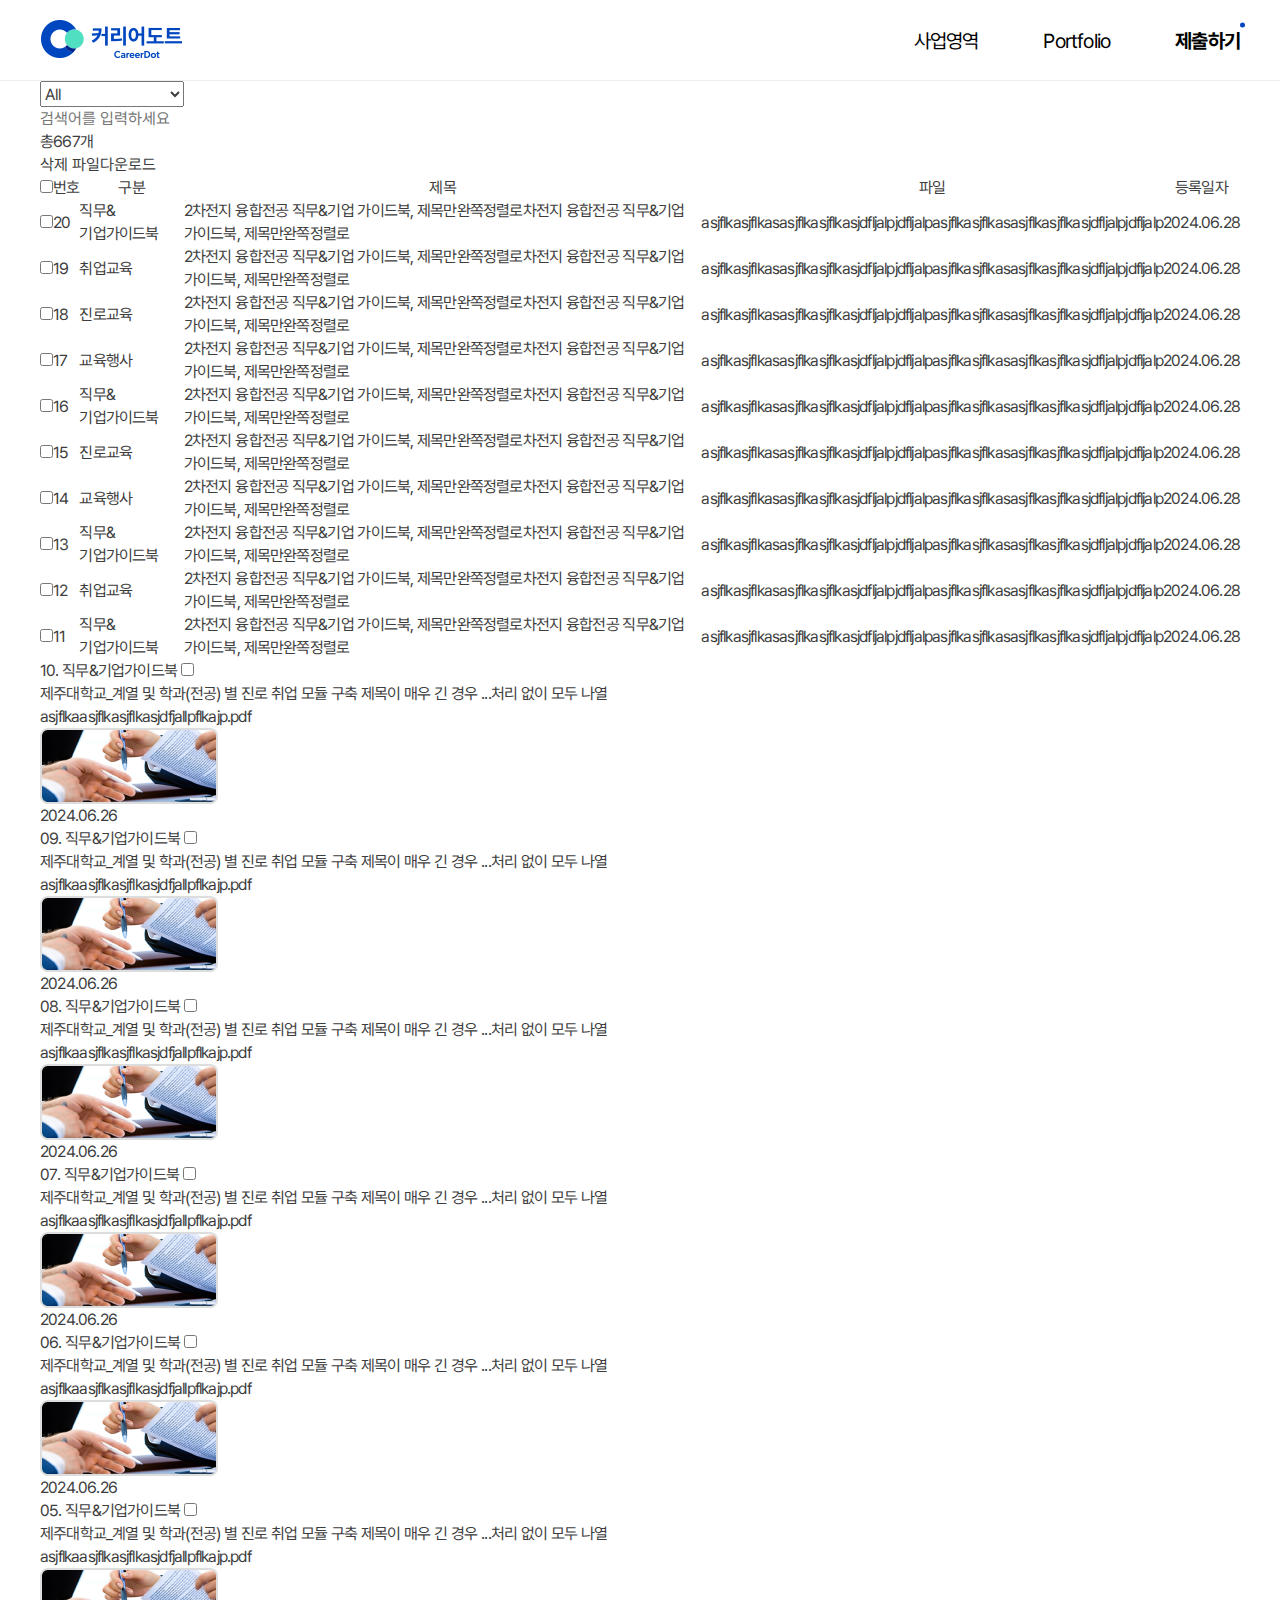
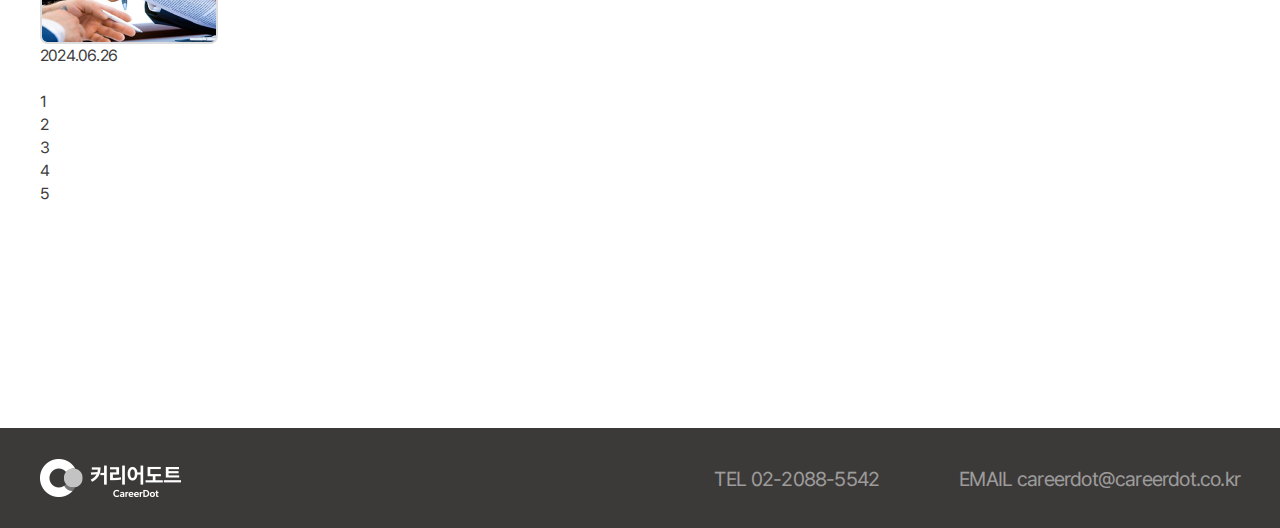
<file: port-submit-list.html>
<!DOCTYPE html>
<html lang="ko">
<head>
  <meta charset="UTF-8">
  <meta name="viewport" content="width=device-width, initial-scale=1.0">
  <title>제출하기 리스트</title>
  <link rel="stylesheet" href="https://cdn.jsdelivr.net/npm/swiper@8/swiper-bundle.min.css"/>
  <link rel="stylesheet" href="./assets/css/layout.css">
  <link rel="stylesheet" href="./assets/css/port.css">
  <script src="https://code.jquery.com/jquery-3.7.1.min.js"></script>
  <script src="https://cdn.jsdelivr.net/npm/swiper@8/swiper-bundle.min.js"></script>
  <script src="./assets/js/index.js" defer></script>
</head>
<body>
    <div class="port-submit-list">
        <header>
            <div class="header-inner">
                <h1>
                    <a href="index.html"><img src="./assets/img/logo.png" alt="로고" class="logo-pc"></a>
                    <a href="index.html"><img src="./assets/img/logo-mo.png" alt="로고" class="logo-mo"></a>
                    <span class="blind">로고</span>
                </h1>
                <div class="mobile-menu">
                    <span></span>
                    <span></span>
                    <span></span>
                </div>
                <div class="mobile-menu-cont"> 
                    <div class="modal-content">
                        <div class="modal-header">
                            <a href="index.html">
                                <img src="./assets/img/logo.png" alt="로고" class="logo-pc">
                                <img src="./assets/img/logo-mo.png" alt="로고" class="logo-mo">
                            </a>
                            <a href="#none" class="btn-close">
                                <img src="./assets/img/ico-close.png" alt="닫기버튼">
                            </a>
                        </div>
                        <div class="modal-body">
                            <div class="toggle_menu_list_modal">
                                <ul>
                                    <li>
                                        <a href="service.html" class="depth1">사업영역</a>
                                        <ul class="modal-sub-menu">
                                            <li><a href="service01.html">대학생 진로교육</a></li>
                                            <li><a href="service02.html">대학생 취업교육</a></li>
                                            <li><a href="service03.html">RIS(E) 특화교육</a></li>
                                            <li><a href="service04.html">맞춤형 콘텐츠 개발</a></li>
                                        </ul>
                                    </li>
                                    <li>
                                        <a href="port-list.html" class="depth1">Portfolio</a>
                                    </li>
                                    <li>
                                        <a href="port-submit-list.html" class="depth1">제출하기</a>
                                    </li>
                                </ul>
                            </div>
                        </div>
                    </div>
                </div>
                <nav id="gnb">
                    <ul class="gnb-list">
                        <li class="gnb-item">
                            <a href="service.html">사업영역</a>
                            <ul class="sub-menu">
                                <li><a href="service01.html">대학생 진로교육</a></li>
                                <li><a href="service02.html">대학생 취업교육</a></li>
                                <li><a href="service03.html">RIS(E) 특화교육</a></li>
                                <li><a href="service04.html">맞춤형 콘텐츠 개발</a></li>
                            </ul>
                        </li>
                        <li class="gnb-item"><a href="port-list.html">Portfolio</a></li>
                        <li class="gnb-item active"><a href="port-submit-list.html">제출하기</a></li>
                    </ul>
                </nav>
            </div>
        </header>
        <main>
            <div class="inner">
                <div class="select-box">
                    <form>
                        <fieldset>
                            <legend class="blind">검색어를 입력하세요</legend>
                            <!-- select box 추가 -->
                            <div class="custom-select-wrapper">
                                <select id="select1" name="select1" class="custom-select">
                                    <option value="">All</option>
                                    <option value="option1">직무&기업가이드북</option>
                                    <option value="option2">취업교육</option>
                                    <option value="option3">진로교육</option>
                                    <option value="option3">교육행사</option>
                                    <option value="option3">직무&기업가이드북</option>
                                    <option value="option3">취업교육</option>
                                </select>
                            </div>
                            <!-- 검색창 추가 -->
                            <label for="search">
                                <input type="text" name="search" id="search" placeholder="검색어를 입력하세요">
                                <span class="ico-search"></span>
                            </label>
                        </fieldset>
                    </form>
                </div>
                <div class="control-box">
                    <p>총<strong>667</strong>개</p>
                    <div class="btn">
                        <button class="del">삭제</button>
                        <button class="reg">파일다운로드</button>
                    </div>
                </div>
                <div class="cont-box">
                    <!-- pc일때 테이블 -->
                    <div class="pcDisplay">
                        <table id="submitboxId">
                            <thead>
                                <tr>
                                    <th>
                                        <input type="checkbox">
                                        <label>
                                            <span></span>
                                        </label>
                                    </th>
                                    <th>번호</th>
                                    <th>구분</th>
                                    <th>제목</th>
                                    <th>파일</th>
                                    <th>등록일자</th>
                                </tr>
                            </thead>
                            <tbody>
                                <tr>
                                    <td>
                                        <input type="checkbox" id="smchk01">
                                        <label for="smchk01">
                                            <span></span>
                                        </label>
                                    </td>
                                    <td>20</td>
                                    <td>직무&기업가이드북</td>
                                    <td class="img-tit"><div>2차전지 융합전공 직무&기업 가이드북, 제목만완쪽정렬로차전지 융합전공 직무&기업 가이드북, 제목만완쪽정렬로</div></td>
                                    <td class="img-tit file"><div>asjflkasjflkasasjflkasjflkasjdfljalpjdfljalpasjflkasjflkasasjflkasjflkasjdfljalpjdfljalp</div></td>
                                    <td>2024.06.28</td>
                                </tr>
                                <tr>
                                    <td>
                                        <input type="checkbox" id="smchk02">
                                        <label for="smchk02">
                                            <span></span>
                                        </label>
                                    </td>
                                    <td>19</td>
                                    <td>취업교육</td>
                                    <td class="img-tit"><div>2차전지 융합전공 직무&기업 가이드북, 제목만완쪽정렬로차전지 융합전공 직무&기업 가이드북, 제목만완쪽정렬로</div></td>
                                    <td class="img-tit file"><div>asjflkasjflkasasjflkasjflkasjdfljalpjdfljalpasjflkasjflkasasjflkasjflkasjdfljalpjdfljalp</div></td>
                                    <td>2024.06.28</td>
                                </tr>
                                <tr>
                                    <td>
                                        <input type="checkbox" id="smchk03">
                                        <label for="smchk03">
                                            <span></span>
                                        </label>
                                    </td>
                                    <td>18</td>
                                    <td>진로교육</td>
                                    <td class="img-tit"><div>2차전지 융합전공 직무&기업 가이드북, 제목만완쪽정렬로차전지 융합전공 직무&기업 가이드북, 제목만완쪽정렬로</div></td>
                                    <td class="img-tit file"><div>asjflkasjflkasasjflkasjflkasjdfljalpjdfljalpasjflkasjflkasasjflkasjflkasjdfljalpjdfljalp</div></td>
                                    <td>2024.06.28</td>
                                </tr>
                                <tr>
                                    <td>
                                        <input type="checkbox" id="smchk04">
                                        <label for="smchk04">
                                            <span></span>
                                        </label>
                                    </td>
                                    <td>17</td>
                                    <td>교육행사</td>
                                    <td class="img-tit"><div>2차전지 융합전공 직무&기업 가이드북, 제목만완쪽정렬로차전지 융합전공 직무&기업 가이드북, 제목만완쪽정렬로</div></td>
                                    <td class="img-tit file"><div>asjflkasjflkasasjflkasjflkasjdfljalpjdfljalpasjflkasjflkasasjflkasjflkasjdfljalpjdfljalp</div></td>
                                    <td>2024.06.28</td>
                                </tr>
                                <tr>
                                    <td>
                                        <input type="checkbox" id="smchk05">
                                        <label for="smchk05">
                                            <span></span>
                                        </label>
                                    </td>
                                    <td>16</td>
                                    <td>직무&기업가이드북</td>
                                    <td class="img-tit"><div>2차전지 융합전공 직무&기업 가이드북, 제목만완쪽정렬로차전지 융합전공 직무&기업 가이드북, 제목만완쪽정렬로</div></td>
                                    <td class="img-tit file"><div>asjflkasjflkasasjflkasjflkasjdfljalpjdfljalpasjflkasjflkasasjflkasjflkasjdfljalpjdfljalp</div></td>
                                    <td>2024.06.28</td>
                                </tr>
                                <tr>
                                    <td>
                                        <input type="checkbox" id="smchk06">
                                        <label for="smchk06">
                                            <span></span>
                                        </label>
                                    </td>
                                    <td>15</td>
                                    <td>진로교육</td>
                                    <td class="img-tit"><div>2차전지 융합전공 직무&기업 가이드북, 제목만완쪽정렬로차전지 융합전공 직무&기업 가이드북, 제목만완쪽정렬로</div></td>
                                    <td class="img-tit file"><div>asjflkasjflkasasjflkasjflkasjdfljalpjdfljalpasjflkasjflkasasjflkasjflkasjdfljalpjdfljalp</div></td>
                                    <td>2024.06.28</td>
                                </tr>
                                <tr>
                                    <td>
                                        <input type="checkbox" id="smchk07">
                                        <label for="smchk07">
                                            <span></span>
                                        </label>
                                    </td>
                                    <td>14</td>
                                    <td>교육행사</td>
                                    <td class="img-tit"><div>2차전지 융합전공 직무&기업 가이드북, 제목만완쪽정렬로차전지 융합전공 직무&기업 가이드북, 제목만완쪽정렬로</div></td>
                                    <td class="img-tit file"><div>asjflkasjflkasasjflkasjflkasjdfljalpjdfljalpasjflkasjflkasasjflkasjflkasjdfljalpjdfljalp</div></td>
                                    <td>2024.06.28</td>
                                </tr>
                                <tr>
                                    <td>
                                        <input type="checkbox" id="smchk08">
                                        <label for="smchk08">
                                            <span></span>
                                        </label>
                                    </td>
                                    <td>13</td>
                                    <td>직무&기업가이드북</td>
                                    <td class="img-tit"><div>2차전지 융합전공 직무&기업 가이드북, 제목만완쪽정렬로차전지 융합전공 직무&기업 가이드북, 제목만완쪽정렬로</div></td>
                                    <td class="img-tit file"><div>asjflkasjflkasasjflkasjflkasjdfljalpjdfljalpasjflkasjflkasasjflkasjflkasjdfljalpjdfljalp</div></td>
                                    <td>2024.06.28</td>
                                </tr>
                                <tr>
                                    <td>
                                        <input type="checkbox" id="smchk09">
                                        <label for="smchk09">
                                            <span></span>
                                        </label>
                                    </td>
                                    <td>12</td>
                                    <td>취업교육</td>
                                    <td class="img-tit"><div>2차전지 융합전공 직무&기업 가이드북, 제목만완쪽정렬로차전지 융합전공 직무&기업 가이드북, 제목만완쪽정렬로</div></td>
                                    <td class="img-tit file"><div>asjflkasjflkasasjflkasjflkasjdfljalpjdfljalpasjflkasjflkasasjflkasjflkasjdfljalpjdfljalp</div></td>
                                    <td>2024.06.28</td>
                                </tr>
                                <tr>
                                    <td>
                                        <input type="checkbox" id="smchk10">
                                        <label for="smchk10">
                                            <span></span>
                                        </label>
                                    </td>
                                    <td>11</td>
                                    <td>직무&기업가이드북</td>
                                    <td class="img-tit"><div>2차전지 융합전공 직무&기업 가이드북, 제목만완쪽정렬로차전지 융합전공 직무&기업 가이드북, 제목만완쪽정렬로</div></td>
                                    <td class="img-tit file"><div>asjflkasjflkasasjflkasjflkasjdfljalpjdfljalpasjflkasjflkasasjflkasjflkasjdfljalpjdfljalp</div></td>
                                    <td>2024.06.28</td>
                                </tr>
                            </tbody>
                        </table>
                    </div>
                    <!-- pc아닐때 리스트 -->
                    <div class="nopcDisplay">
                        <ul class="submit-list">
                            <li class="submit-item">
                                <div>
                                    <div class="container">
                                        <div class="title-section">
                                            <span class="title-number">10.</span>
                                            <span class="title-text">직무&기업가이드북</span>
                                            <input type="checkbox" id="mosmchk01">
                                            <label for="mosmchk01">
                                                <span></span>
                                            </label>
                                        </div>
                                        <div class="content-section">
                                            <div class="subtitle">
                                                제주대학교_계열 및 학과(전공) 별 진로 취업 모듈 구축 제목이 매우 긴 경우 ...처리 없이 모두 나열
                                            </div>
                                            <span class="filename">asjflkaasjflkasjflkasjdfjallpflkajp.pdf</span>
                                            <div class="image-and-date">
                                                <img src="./assets/img/admin-mo.png" alt="썸네일 이미지" class="thumbnail">
                                                <div class="date">2024.06.26</div>
                                            </div>
                                        </div>
                                    </div>
                                </div>
                            </li>
                            <li class="submit-item">
                                <div>
                                    <div class="container">
                                        <div class="title-section">
                                            <span class="title-number">09.</span>
                                            <span class="title-text">직무&기업가이드북</span>
                                            <input type="checkbox" id="mosmchk02">
                                            <label for="mosmchk02">
                                                <span></span>
                                            </label>
                                        </div>
                                        <div class="content-section">
                                            <div class="subtitle">
                                                제주대학교_계열 및 학과(전공) 별 진로 취업 모듈 구축 제목이 매우 긴 경우 ...처리 없이 모두 나열
                                            </div>
                                            <span class="filename">asjflkaasjflkasjflkasjdfjallpflkajp.pdf</span>
                                            <div class="image-and-date">
                                                <img src="./assets/img/admin-mo.png" alt="썸네일 이미지" class="thumbnail">
                                                <div class="date">2024.06.26</div>
                                            </div>
                                        </div>
                                    </div>
                                </div>
                            </li>
                            <li class="submit-item">
                                <div>
                                    <div class="container">
                                        <div class="title-section">
                                            <span class="title-number">08.</span>
                                            <span class="title-text">직무&기업가이드북</span>
                                            <input type="checkbox" id="mosmchk03">
                                            <label for="mosmchk03">
                                                <span></span>
                                            </label>
                                        </div>
                                        <div class="content-section">
                                            <div class="subtitle">
                                                제주대학교_계열 및 학과(전공) 별 진로 취업 모듈 구축 제목이 매우 긴 경우 ...처리 없이 모두 나열
                                            </div>
                                            <span class="filename">asjflkaasjflkasjflkasjdfjallpflkajp.pdf</span>
                                            <div class="image-and-date">
                                                <img src="./assets/img/admin-mo.png" alt="썸네일 이미지" class="thumbnail">
                                                <div class="date">2024.06.26</div>
                                            </div>
                                        </div>
                                    </div>
                                </div>
                            </li>
                            <li class="submit-item">
                                <div>
                                    <div class="container">
                                        <div class="title-section">
                                            <span class="title-number">07.</span>
                                            <span class="title-text">직무&기업가이드북</span>
                                            <input type="checkbox" id="mosmchk04">
                                            <label for="mosmchk04">
                                                <span></span>
                                            </label>
                                        </div>
                                        <div class="content-section">
                                            <div class="subtitle">
                                                제주대학교_계열 및 학과(전공) 별 진로 취업 모듈 구축 제목이 매우 긴 경우 ...처리 없이 모두 나열
                                            </div>
                                            <span class="filename">asjflkaasjflkasjflkasjdfjallpflkajp.pdf</span>
                                            <div class="image-and-date">
                                                <img src="./assets/img/admin-mo.png" alt="썸네일 이미지" class="thumbnail">
                                                <div class="date">2024.06.26</div>
                                            </div>
                                        </div>
                                    </div>
                                </div>
                            </li>
                            <li class="submit-item">
                                <div>
                                    <div class="container">
                                        <div class="title-section">
                                            <span class="title-number">06.</span>
                                            <span class="title-text">직무&기업가이드북</span>
                                            <input type="checkbox" id="mosmchk05">
                                            <label for="mosmchk05">
                                                <span></span>
                                            </label>
                                        </div>
                                        <div class="content-section">
                                            <div class="subtitle">
                                                제주대학교_계열 및 학과(전공) 별 진로 취업 모듈 구축 제목이 매우 긴 경우 ...처리 없이 모두 나열
                                            </div>
                                            <span class="filename">asjflkaasjflkasjflkasjdfjallpflkajp.pdf</span>
                                            <div class="image-and-date">
                                                <img src="./assets/img/admin-mo.png" alt="썸네일 이미지" class="thumbnail">
                                                <div class="date">2024.06.26</div>
                                            </div>
                                        </div>
                                    </div>
                                </div>
                            </li>
                            <li class="submit-item">
                                <div>
                                    <div class="container">
                                        <div class="title-section">
                                            <span class="title-number">05.</span>
                                            <span class="title-text">직무&기업가이드북</span>
                                            <input type="checkbox" id="mosmchk06">
                                            <label for="mosmchk06">
                                                <span></span>
                                            </label>
                                        </div>
                                        <div class="content-section">
                                            <div class="subtitle">
                                                제주대학교_계열 및 학과(전공) 별 진로 취업 모듈 구축 제목이 매우 긴 경우 ...처리 없이 모두 나열
                                            </div>
                                            <span class="filename">asjflkaasjflkasjflkasjdfjallpflkajp.pdf</span>
                                            <div class="image-and-date">
                                                <img src="./assets/img/admin-mo.png" alt="썸네일 이미지" class="thumbnail">
                                                <div class="date">2024.06.26</div>
                                            </div>
                                        </div>
                                    </div>
                                </div>
                            </li>
                        </ul>
                    </div>
                </div>
                <div class="pagination-box">
                    <button class="btn-first"></button>
                    <button class="btn-prev"></button>
                    <ul class="page-list">
                        <li class="page-item active"><a href="#">1</a></li>
                        <li class="page-item"><a href="#">2</a></li>
                        <li class="page-item"><a href="#">3</a></li>
                        <li class="page-item"><a href="#">4</a></li>
                        <li class="page-item"><a href="#">5</a></li>
                    </ul>
                    <button class="btn-next"></button>
                    <button class="btn-last"></button>
                </div>
            </div>
        </main>
        <footer>
            <h2 class="blind">커리어도트 푸터</h2>
            <div class="inner">
                <div class="logo-area">
                    <a href="index.html">
                        <img src="./assets/img/footer-logo.png" alt="커리어도트 푸터 로고" class="footer-pc">
                        <img src="./assets/img/footer-logo-m.png" alt="커리어도트 푸터 로고" class="footer-mo">
                    </a>
                </div>
                <div class="info-area">
                    <a href="tel:02-2088-5542">
                        <span>TEL 02-2088-5542</span>
                    </a>
                    <a href="mailto:careerdot@careerdot.co.kr">
                        <span>EMAIL careerdot@careerdot.co.kr</span>
                    </a>
                </div>
            </div>
        </footer>
    </div>
</body>
</html>
</file>
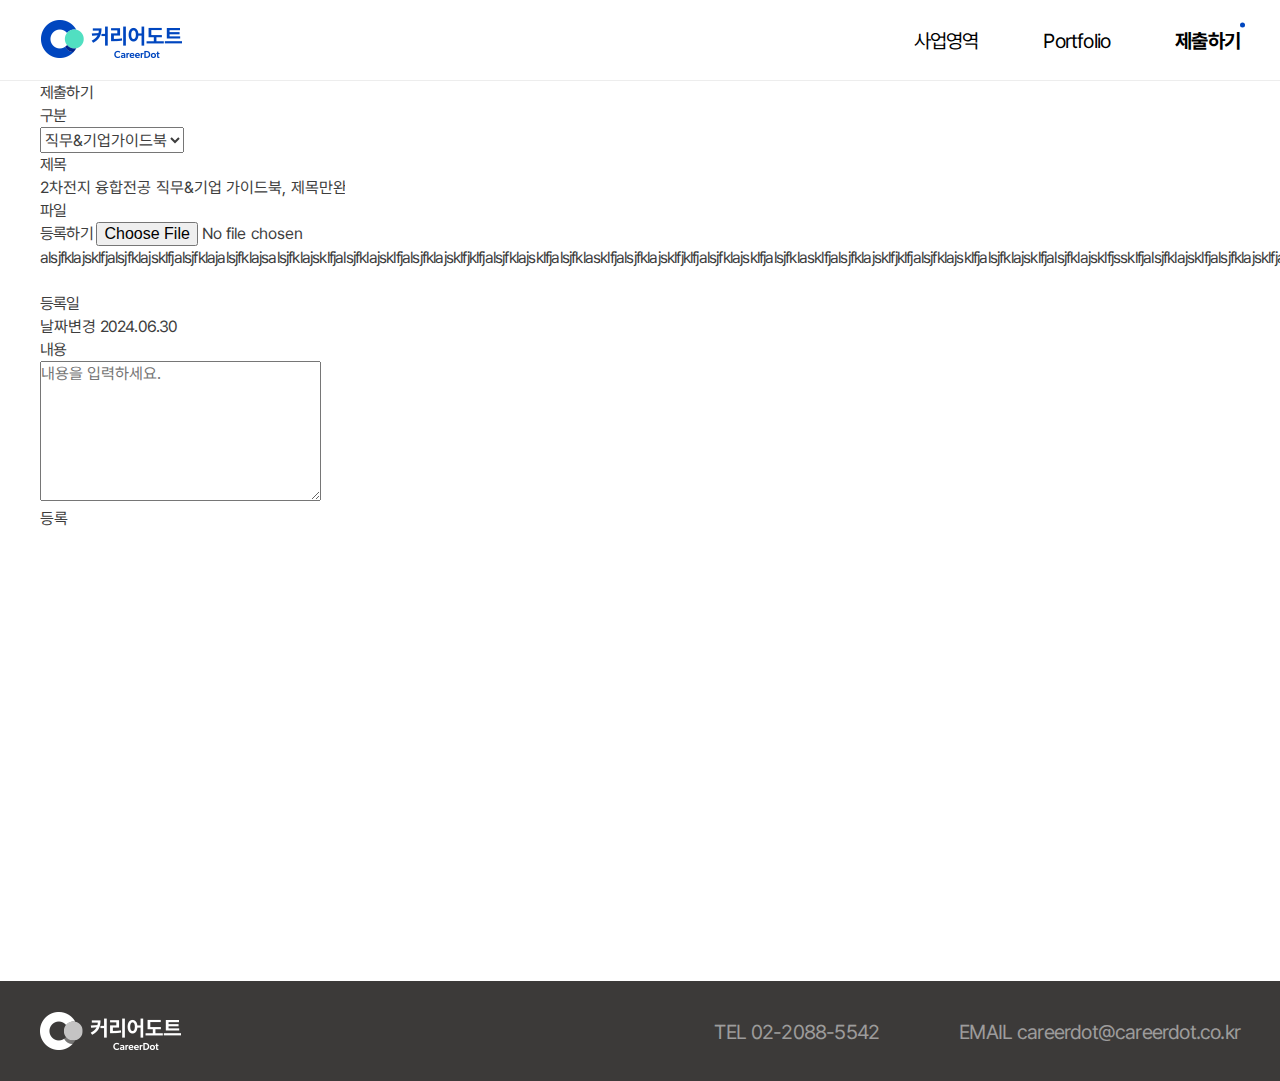
<file: port-submit-view.html>
<!DOCTYPE html>
<html lang="ko">
<head>
  <meta charset="UTF-8">
  <meta name="viewport" content="width=device-width, initial-scale=1.0">
  <title>커리어도트(제출하기)</title>
  <link rel="stylesheet" href="https://cdn.jsdelivr.net/npm/swiper@8/swiper-bundle.min.css"/>
  <link rel="stylesheet" href="./assets/css/layout.css">
  <link rel="stylesheet" href="./assets/css/port.css">
  <script src="https://code.jquery.com/jquery-3.7.1.min.js"></script>
  <script src="https://cdn.jsdelivr.net/npm/swiper@8/swiper-bundle.min.js"></script>
  <script src="./assets/js/index.js" defer></script>
</head>
<body>
    <div class="port-submit-view">
        <header>
            <div class="header-inner">
                <h1>
                    <a href="index.html"><img src="./assets/img/logo.png" alt="로고" class="logo-pc"></a>
                    <a href="index.html"><img src="./assets/img/logo-mo.png" alt="로고" class="logo-mo"></a>
                    <span class="blind">로고</span>
                </h1>
                <div class="mobile-menu">
                    <span></span>
                    <span></span>
                    <span></span>
                </div>
                <div class="mobile-menu-cont"> 
                    <div class="modal-content">
                        <div class="modal-header">
                            <a href="index.html">
                                <img src="./assets/img/logo.png" alt="로고" class="logo-pc">
                                <img src="./assets/img/logo-mo.png" alt="로고" class="logo-mo">
                            </a>
                            <a href="#none" class="btn-close">
                                <img src="./assets/img/ico-close.png" alt="닫기버튼">
                            </a>
                        </div>
                        <div class="modal-body">
                            <div class="toggle_menu_list_modal">
                                <ul>
                                    <li>
                                        <a href="service.html" class="depth1">사업영역</a>
                                        <ul class="modal-sub-menu">
                                            <li><a href="service01.html">대학생 진로교육</a></li>
                                            <li><a href="service02.html">대학생 취업교육</a></li>
                                            <li><a href="service03.html">RIS(E) 특화교육</a></li>
                                            <li><a href="service04.html">맞춤형 콘텐츠 개발</a></li>
                                        </ul>
                                    </li>
                                    <li>
                                        <a href="port-list.html" class="depth1">Portfolio</a>
                                    </li>
                                    <li>
                                        <a href="port-submit-list.html" class="depth1">제출하기</a>
                                    </li>
                                </ul>
                            </div>
                        </div>
                    </div>
                </div>
                <nav id="gnb">
                    <ul class="gnb-list">
                        <li class="gnb-item">
                            <a href="service.html">사업영역</a>
                            <ul class="sub-menu">
                                <li><a href="service01.html">대학생 진로교육</a></li>
                                <li><a href="service02.html">대학생 취업교육</a></li>
                                <li><a href="service03.html">RIS(E) 특화교육</a></li>
                                <li><a href="service04.html">맞춤형 콘텐츠 개발</a></li>
                            </ul>
                        </li>
                        <li class="gnb-item"><a href="port-list.html">Portfolio</a></li>
                        <li class="gnb-item active"><a href="port-submit-list.html">제출하기</a></li>
                    </ul>
                </nav>
            </div>
        </header>
        <main>
            <div class="inner">
                <h2 class="port-title">제출하기</h2>
                <div class="container">
                    <form>
                        <div class="container-cont">
                            <div class="form-group cate">
                                <p>구분</p>
                                <select id="category" name="category">
                                    <option value="option1">직무&기업가이드북</option>
                                    <option value="option2">옵션2</option>
                                    <option value="option3">옵션3</option>
                                </select>
                            </div>
                            <div class="form-group title">
                                <p>제목</p>
                                <input type="text" id="title" name="title" value="2차전지 융합전공 직무&기업 가이드북, 제목만완쪽정렬로">
                                <button type="button" class="remove-btn"></button>
                            </div>
                            <div class="form-group file">
                                <p>파일</p>
                                <div class="txt">
                                    <label for="file" class="btn-submit">등록하기</label>
                                    <input type="file" name="file" id="file">
                                    <div>
                                        <span>[base64].jpg</span>
                                        <button type="button" class="remove-btn"></button>
                                    </div>
                                </div>
                            </div>
                            <div class="form-group date">
                                <p>등록일</p>
                                <div class="group-cont">
                                    <button class="btn-date">날짜변경</button>
                                    <span class="date-display" id="date-display">2024.06.30</span>
                                    <input type="date" id="date" name="date" style="display: none;">
                                </div>
                            </div>
                            <div class="form-group">
                                <p>내용</p>
                                <textarea id="content" name="content" rows="6" class="input-cont" placeholder="내용을 입력하세요."></textarea>
                            </div>
                        </div>
                        <button type="submit">등록</button>
                    </form>
                </div>
            </div>
        </main>
        <footer>
            <h2 class="blind">커리어도트 푸터</h2>
            <div class="inner">
                <div class="logo-area">
                    <a href="index.html">
                        <img src="./assets/img/footer-logo.png" alt="커리어도트 푸터 로고" class="footer-pc">
                        <img src="./assets/img/footer-logo-m.png" alt="커리어도트 푸터 로고" class="footer-mo">
                    </a>
                </div>
                <div class="info-area">
                    <a href="tel:02-2088-5542">
                        <span>TEL 02-2088-5542</span>
                    </a>
                    <a href="mailto:careerdot@careerdot.co.kr">
                        <span>EMAIL careerdot@careerdot.co.kr</span>
                    </a>
                </div>
            </div>
        </footer>
    </div>
</body>
</html>
</file>
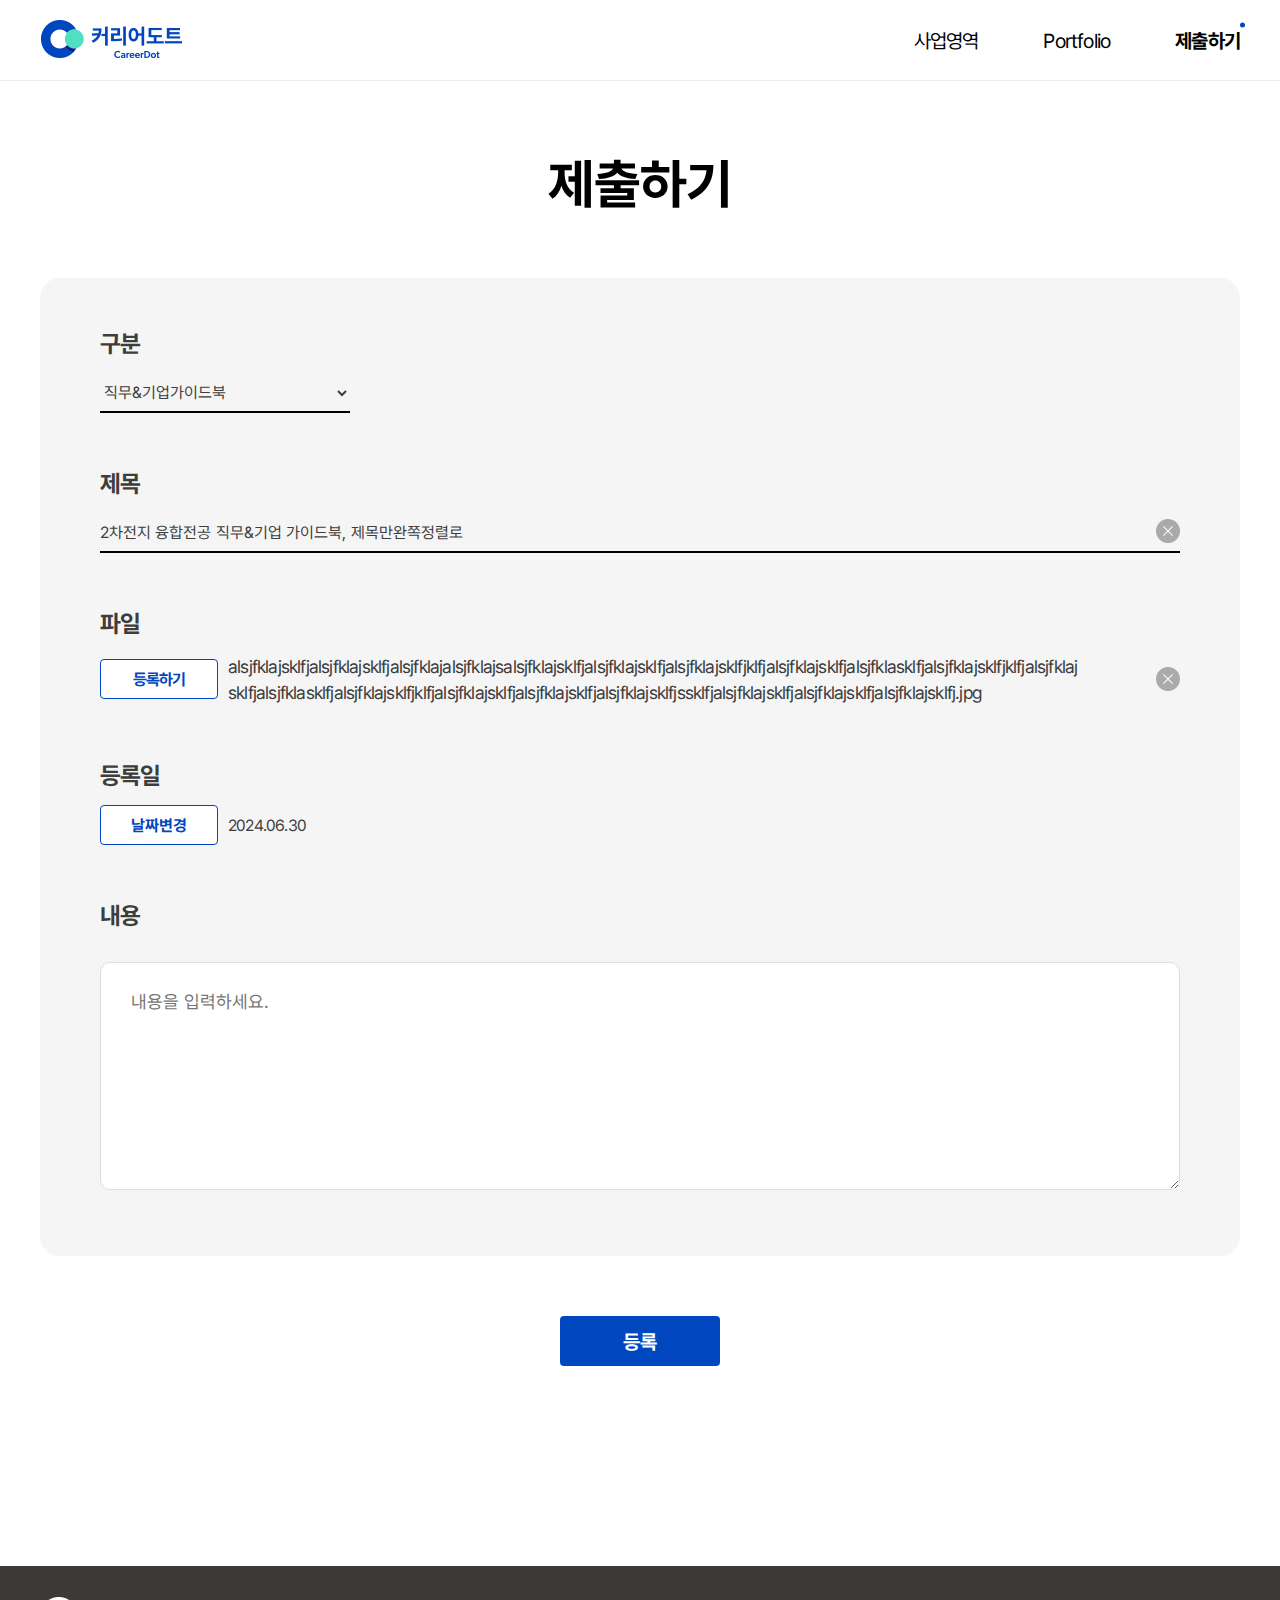
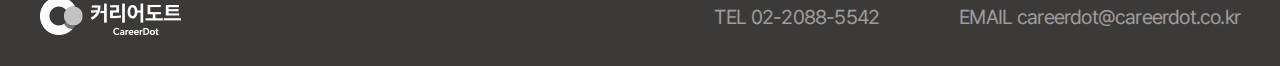
<file: port-submit.html>
<!DOCTYPE html>
<html lang="ko">
<head>
  <meta charset="UTF-8">
  <meta name="viewport" content="width=device-width, initial-scale=1.0">
  <title>커리어도트(제출하기)</title>
  <link rel="stylesheet" href="https://cdn.jsdelivr.net/npm/swiper@8/swiper-bundle.min.css"/>
  <link rel="stylesheet" href="./assets/css/layout.css">
  <link rel="stylesheet" href="./assets/css/port.css">
  <script src="https://code.jquery.com/jquery-3.7.1.min.js"></script>
  <script src="https://cdn.jsdelivr.net/npm/swiper@8/swiper-bundle.min.js"></script>
  <script src="./assets/js/index.js" defer></script>
</head>
<body>
    <div class="port-submit">
        <header>
            <div class="header-inner">
                <h1>
                    <a href="index.html"><img src="./assets/img/logo.png" alt="로고" class="logo-pc"></a>
                    <a href="index.html"><img src="./assets/img/logo-mo.png" alt="로고" class="logo-mo"></a>
                    <span class="blind">로고</span>
                </h1>
                <div class="mobile-menu">
                    <span></span>
                    <span></span>
                    <span></span>
                </div>
                <div class="mobile-menu-cont"> 
                    <div class="modal-content">
                        <div class="modal-header">
                            <a href="index.html">
                                <img src="./assets/img/logo.png" alt="로고" class="logo-pc">
                                <img src="./assets/img/logo-mo.png" alt="로고" class="logo-mo">
                            </a>
                            <a href="#none" class="btn-close">
                                <img src="./assets/img/ico-close.png" alt="닫기버튼">
                            </a>
                        </div>
                        <div class="modal-body">
                            <div class="toggle_menu_list_modal">
                                <ul>
                                    <li>
                                        <a href="service.html" class="depth1">사업영역</a>
                                        <ul class="modal-sub-menu">
                                            <li><a href="service01.html">대학생 진로교육</a></li>
                                            <li><a href="service02.html">대학생 취업교육</a></li>
                                            <li><a href="service03.html">RIS(E) 특화교육</a></li>
                                            <li><a href="service04.html">맞춤형 콘텐츠 개발</a></li>
                                        </ul>
                                    </li>
                                    <li>
                                        <a href="port-list.html" class="depth1">Portfolio</a>
                                    </li>
                                    <li>
                                        <a href="port-submit.html" class="depth1">제출하기</a>
                                    </li>
                                </ul>
                            </div>
                        </div>
                    </div>
                </div>
                <nav id="gnb">
                    <ul class="gnb-list">
                        <li class="gnb-item">
                            <a href="service.html">사업영역</a>
                            <ul class="sub-menu">
                                <li><a href="service01.html">대학생 진로교육</a></li>
                                <li><a href="service02.html">대학생 취업교육</a></li>
                                <li><a href="service03.html">RIS(E) 특화교육</a></li>
                                <li><a href="service04.html">맞춤형 콘텐츠 개발</a></li>
                            </ul>
                        </li>
                        <li class="gnb-item"><a href="port-list.html">Portfolio</a></li>
                        <li class="gnb-item active"><a href="port-submit.html">제출하기</a></li>
                    </ul>
                </nav>
            </div>
        </header>
        <main>
            <div class="inner">
                <h2 class="port-title">제출하기</h2>
                <div class="container">
                    <form>
                        <div class="container-cont">
                            <div class="form-group cate">
                                <p>구분</p>
                                <select id="category" name="category">
                                    <option value="option1">직무&기업가이드북</option>
                                    <option value="option2">옵션2</option>
                                    <option value="option3">옵션3</option>
                                </select>
                            </div>
                            <div class="form-group title">
                                <p>제목</p>
                                <input type="text" id="title" name="title" value="2차전지 융합전공 직무&기업 가이드북, 제목만완쪽정렬로">
                                <button type="button" class="remove-btn"></button>
                            </div>
                            <div class="form-group file">
                                <p>파일</p>
                                <div class="txt">
                                    <label for="file" class="btn-submit">등록하기</label>
                                    <input type="file" name="file" id="file">
                                    <div>
                                        <span>[base64].jpg</span>
                                        <button type="button" class="remove-btn"></button>
                                    </div>
                                </div>
                            </div>
                            <div class="form-group date">
                                <p>등록일</p>
                                <div class="group-cont">
                                    <button class="btn-date">날짜변경</button>
                                    <span class="date-display" id="date-display">2024.06.30</span>
                                    <input type="date" id="date" name="date" style="display: none;">
                                </div>
                            </div>
                            <div class="form-group">
                                <p>내용</p>
                                <textarea id="content" name="content" rows="6" class="input-cont" placeholder="내용을 입력하세요."></textarea>
                            </div>
                        </div>
                        <button type="submit">등록</button>
                    </form>
                </div>
            </div>
        </main>
        <footer>
            <h2 class="blind">커리어도트 푸터</h2>
            <div class="inner">
                <div class="logo-area">
                    <a href="index.html">
                        <img src="./assets/img/footer-logo.png" alt="커리어도트 푸터 로고" class="footer-pc">
                        <img src="./assets/img/footer-logo-m.png" alt="커리어도트 푸터 로고" class="footer-mo">
                    </a>
                </div>
                <div class="info-area">
                    <a href="tel:02-2088-5542">
                        <span>TEL 02-2088-5542</span>
                    </a>
                    <a href="mailto:careerdot@careerdot.co.kr">
                        <span>EMAIL careerdot@careerdot.co.kr</span>
                    </a>
                </div>
            </div>
        </footer>
    </div>
</body>
</html>
</file>
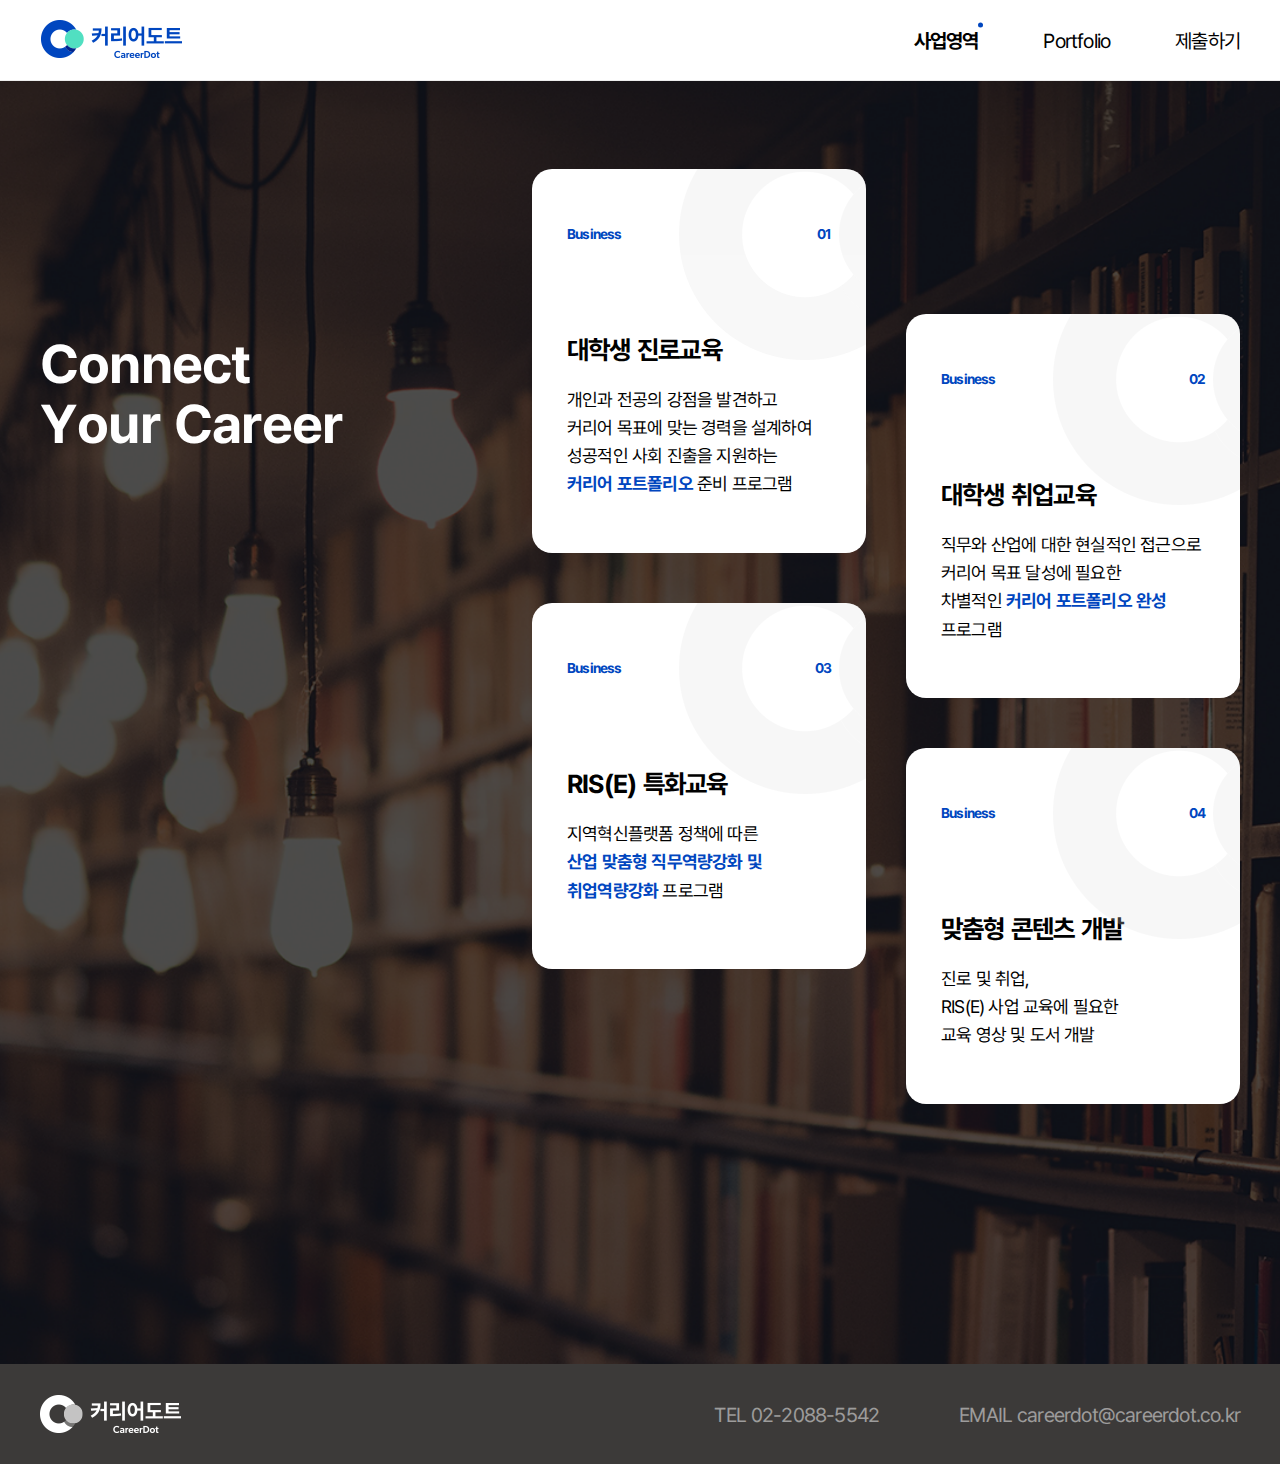
<file: service.html>
<!DOCTYPE html>
<html lang="ko">
    <head>
        <meta charset="UTF-8">
        <meta name="viewport" content="width=device-width, initial-scale=1.0">
        <title>사업영역</title>
        <link rel="stylesheet" href="https://cdn.jsdelivr.net/npm/swiper@8/swiper-bundle.min.css"/>
        <link rel="stylesheet" href="./assets/css/layout.css">
        <link rel="stylesheet" href="./assets/css/service.css">
        <script src="https://code.jquery.com/jquery-3.7.1.min.js"></script>
        <script src="https://cdn.jsdelivr.net/npm/swiper@8/swiper-bundle.min.js"></script>
        <script src="./assets/js/index.js" defer></script>
    </head>
    <body>
        <div class="service-main service">
            <header>
                <div class="header-inner">
                    <h1>
                        <a href="index.html">
                            <img src="./assets/img/logo.png" alt="로고" class="logo-pc">
                            <img src="./assets/img/logo-wh.png" alt="로고" class="logo-wh-pc">
                            <img src="./assets/img/logo-wh-mo.png" alt="로고" class="logo-mo">
                        </a>
                        <span class="blind">로고</span>
                    </h1>
                    <div class="mobile-menu">
                        <span></span>
                        <span></span>
                        <span></span>
                    </div>
                    <div class="mobile-menu-cont"> 
                        <div class="modal-content">
                            <div class="modal-header">
                                <a href="index.html">
                                    <img src="./assets/img/logo.png" alt="로고" class="logo-pc">
                                    <img src="./assets/img/logo-mo.png" alt="로고" class="logo-mo">
                                </a>
                                <a href="#none" class="btn-close">
                                    <img src="./assets/img/ico-close.png" alt="닫기버튼">
                                </a>
                            </div>
                            <div class="modal-body">
                                <div class="toggle_menu_list_modal">
                                    <ul>
                                        <li>
                                            <a href="service.html" class="depth1">사업영역</a>
                                            <ul class="modal-sub-menu">
                                                <li><a href="service01.html">대학생 진로교육</a></li>
                                                <li><a href="service02.html">대학생 취업교육</a></li>
                                                <li><a href="service03.html">RIS(E) 특화교육</a></li>
                                                <li><a href="service04.html">맞춤형 콘텐츠 개발</a></li>
                                            </ul>
                                        </li>
                                        <li>
                                            <a href="port-list.html" class="depth1">Portfolio</a>
                                        </li>
                                        <li>
                                            <a href="port-submit.html" class="depth1">제출하기</a>
                                        </li>
                                    </ul>
                                </div>
                            </div>
                        </div>
                    </div>
                    <nav id="gnb">
                        <ul class="gnb-list">
                            <li class="gnb-item active">
                                <a href="service.html">사업영역</a>
                                <ul class="sub-menu">
                                    <li><a href="service01.html">대학생 진로교육</a></li>
                                    <li><a href="service02.html">대학생 취업교육</a></li>
                                    <li><a href="service03.html">RIS(E) 특화교육</a></li>
                                    <li><a href="service04.html">맞춤형 콘텐츠 개발</a></li>
                                </ul>
                            </li>
                            <li class="gnb-item"><a href="port-list.html">Portfolio</a></li>
                            <li class="gnb-item"><a href="port-submit.html">제출하기</a></li>
                        </ul>
                    </nav>
                </div>
            </header>
            <main>
                <div class="visual-wrap">
                    <div class="main-bg">
                        <div class="inner">
                            <h2 class="headline">Connect<br>Your Career</h2>
                            <ul class="service-list">
                                <li class="service-item">
                                    <a href="service01.html">
                                        <div class="header-area">
                                            <strong>Business</strong>
                                            <span>01</span>
                                        </div>
                                        <div class="cont-area">
                                            <p>대학생 진로교육</p>
                                            <span>
                                                개인과 전공의 강점을 발견하고<br>
                                                커리어 목표에 맞는 경력을 설계하여<br>
                                                성공적인 사회 진출을 지원하는<br>
                                                <em>커리어 포트폴리오</em> 준비 프로그램
                                            </span>
                                        </div>
                                        <img src="./assets/img/list-bg.png" alt class="list-bg">
                                    </a>
                                </li>
                                <li class="service-item">
                                    <a href="service02.html">
                                        <div class="header-area">
                                            <strong>Business</strong>
                                            <span>02</span>
                                        </div>
                                        <div class="cont-area">
                                            <p>대학생 취업교육</p>
                                            <span>
                                                직무와 산업에 대한 현실적인 접근으로<br>
                                                커리어 목표 달성에 필요한<br> 차별적인
                                                <em>커리어 포트폴리오 완성</em> 프로그램
                                            </span>
                                        </div>
                                        <img src="./assets/img/list-bg.png" alt class="list-bg">
                                    </a>
                                </li>
                                <li class="service-item">
                                    <a href="service03.html">
                                        <div class="header-area">
                                            <strong>Business</strong>
                                            <span>03</span>
                                        </div>
                                        <div class="cont-area">
                                            <p>RIS(E) 특화교육
                                            </p>
                                            <span>
                                                지역혁신플랫폼 정책에 따른<br>
                                                <em>
                                                    산업 맞춤형 직무역량강화 및<br>
                                                    취업역량강화
                                                </em>
                                                프로그램
                                            </span>
                                        </div>
                                        <img src="./assets/img/list-bg.png" alt class="list-bg">
                                    </a>
                                </li>
                                <li class="service-item">
                                    <a href="service04.html">
                                        <div class="header-area">
                                            <strong>Business</strong>
                                            <span>04</span>
                                        </div>
                                        <div class="cont-area">
                                            <p>맞춤형 콘텐츠 개발</p>
                                            <span>
                                                진로 및 취업,<br>
                                                RIS(E) 사업 교육에 필요한<br>
                                                교육 영상 및 도서 개발
                                            </span>
                                        </div>
                                        <img src="./assets/img/list-bg.png" alt="" class="list-bg">
                                    </a>
                                </li>
                            </ul>
                        </div>
                    </div>
                </div>
            </main>
            <footer>
                <h2 class="blind">커리어도트 푸터</h2>
                <div class="inner">
                    <div class="logo-area">
                        <a href="index.html">
                            <img src="./assets/img/footer-logo.png" alt="커리어도트 푸터 로고" class="footer-pc">
                            <img src="./assets/img/footer-logo-m.png" alt="커리어도트 푸터 로고" class="footer-mo">
                        </a>
                    </div>
                    <div class="info-area">
                        <a href="tel:02-2088-5542">
                            <span>TEL 02-2088-5542</span>
                        </a>
                        <a href="mailto:careerdot@careerdot.co.kr">
                            <span>EMAIL careerdot@careerdot.co.kr</span>
                        </a>
                    </div>
                </div>
            </footer>
        </div>
    </body>
</html>
</file>
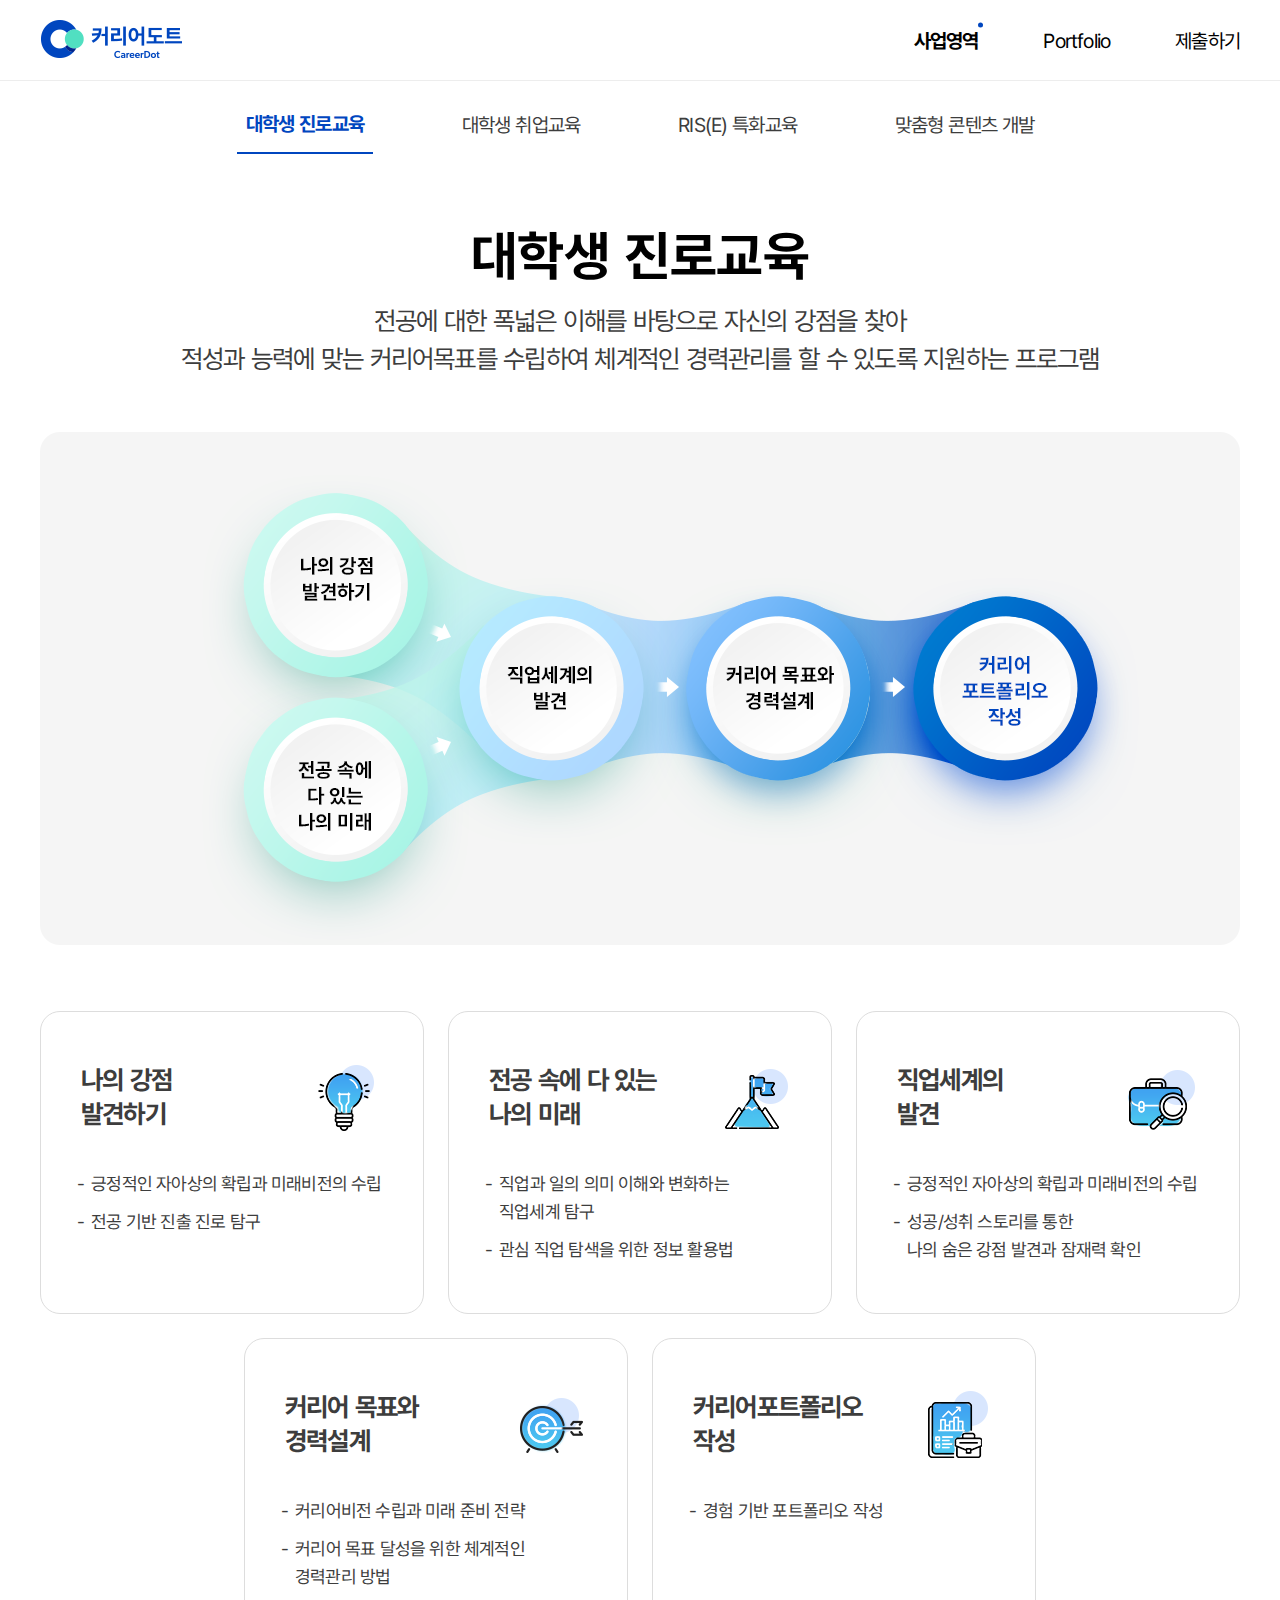
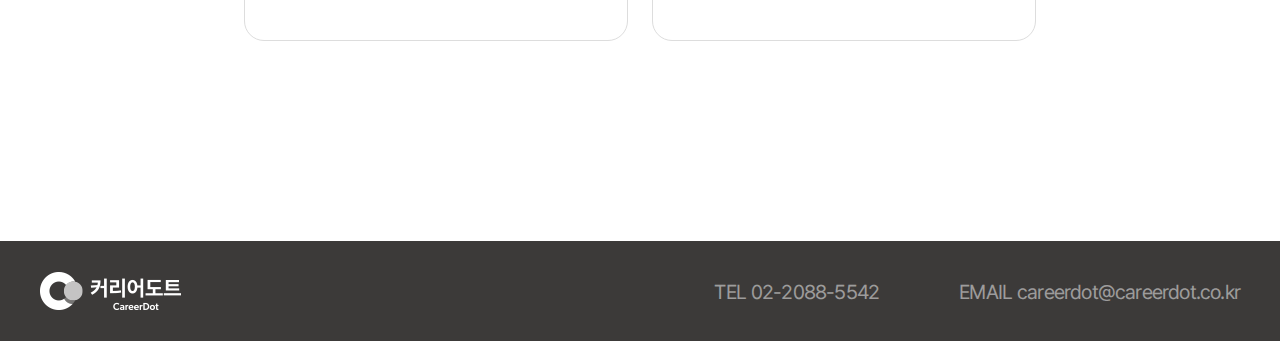
<file: service01.html>
<!DOCTYPE html>
<html lang="ko">
    <head>
        <meta charset="UTF-8">
        <meta name="viewport" content="width=device-width, initial-scale=1.0">
        <title>사업영역 컨텐츠</title>
        <link rel="stylesheet" href="https://cdn.jsdelivr.net/npm/swiper@8/swiper-bundle.min.css"/>
        <link rel="stylesheet" href="./assets/css/layout.css">
        <link rel="stylesheet" href="./assets/css/service.css">
        <script src="https://code.jquery.com/jquery-3.7.1.min.js"></script>
        <script src="https://cdn.jsdelivr.net/npm/swiper@8/swiper-bundle.min.js"></script>
        <script src="./assets/js/index.js" defer></script>
    </head>
    <body>
        <div class="service-list service">
            <header>
                <div class="header-inner">
                    <h1>
                        <a href="index.html"><img src="./assets/img/logo.png" alt="로고" class="logo-pc"></a>
                        <a href="index.html"><img src="./assets/img/logo-mo.png" alt="로고" class="logo-mo"></a>
                        <span class="blind">로고</span>
                    </h1>
                    <div class="mobile-menu">
                        <span></span>
                        <span></span>
                        <span></span>
                    </div>
                    <div class="mobile-menu-cont"> 
                        <div class="modal-content">
                            <div class="modal-header">
                                <a href="index.html">
                                    <img src="./assets/img/logo.png" alt="로고" class="logo-pc">
                                    <img src="./assets/img/logo-mo.png" alt="로고" class="logo-mo">
                                </a>
                                <a href="#none" class="btn-close">
                                    <img src="./assets/img/ico-close.png" alt="닫기버튼">
                                </a>
                            </div>
                            <div class="modal-body">
                                <div class="toggle_menu_list_modal">
                                    <ul>
                                        <li>
                                            <a href="service.html" class="depth1">사업영역</a>
                                            <ul class="modal-sub-menu">
                                                <li><a href="service01.html">대학생 진로교육</a></li>
                                                <li><a href="service02.html">대학생 취업교육</a></li>
                                                <li><a href="service03.html">RIS(E) 특화교육</a></li>
                                                <li><a href="service04.html">맞춤형 콘텐츠 개발</a></li>
                                            </ul>
                                        </li>
                                        <li>
                                            <a href="port-list.html" class="depth1">Portfolio</a>
                                        </li>
                                        <li>
                                            <a href="port-submit.html" class="depth1">제출하기</a>
                                        </li>
                                    </ul>
                                </div>
                            </div>
                        </div>
                    </div>
                    <nav id="gnb">
                        <ul class="gnb-list">
                            <li class="gnb-item active">
                                <a href="service.html">사업영역</a>
                                <ul class="sub-menu">
                                    <li><a href="service01.html">대학생 진로교육</a></li>
                                    <li><a href="service02.html">대학생 취업교육</a></li>
                                    <li><a href="service03.html">RIS(E) 특화교육</a></li>
                                    <li><a href="service04.html">맞춤형 콘텐츠 개발</a></li>
                                </ul>
                            </li>
                            <li class="gnb-item"><a href="port-list.html">Portfolio</a></li>
                            <li class="gnb-item"><a href="port-submit.html">제출하기</a></li>
                        </ul>
                    </nav>
                </div>
            </header>
            <main>
                <div class="cont-wrap inner">
                    <ul class="tab-list">
                        <li class="tab-item active"><a href="service01.html">대학생 진로교육</a></li>
                        <li class="tab-item"><a href="service02.html">대학생 취업교육</a></li>
                        <li class="tab-item"><a href="service03.html">RIS(E) 특화교육</a></li>
                        <li class="tab-item"><a href="service04.html">맞춤형 콘텐츠 개발</a></li>
                    </ul>
                    <div class="cont">
                        <h2 class="headline">대학생 진로교육</h2>
                        <p>
                            전공에 대한 폭넓은 이해를 바탕으로 자신의 강점을 찾아<br>
                            적성과 능력에 맞는 커리어목표를 수립하여 체계적인 경력관리를 할 수 있도록 지원하는 프로그램
                        </p>
                        <img src="./assets/img/cont-01.png" alt="대학생 진로교육" class="cont-pc cont-main">
                        <img src="./assets/img/cont01-mo.png" alt="대학생 진로교육" class="cont-mo cont-main">
                        <ul class="cont-list">
                            <li class="cont-item">
                                <div class="group-header">
                                    <p>나의 강점 <br>발견하기</p>
                                    <img src="./assets/img/ico-cont1-01.png" alt>
                                </div>
                                <ul class="group-cont">
                                    <li>긍정적인 자아상의 확립과 미래비전의 수립</li>
                                    <li>전공 기반 진출 진로 탐구</li>
                                </ul>
                            </li>
                            <li class="cont-item">
                                <div class="group-header">
                                    <p>전공 속에 다 있는 <br>나의 미래</p>
                                    <img src="./assets/img/ico-cont1-02.png" alt>
                                </div>
                                <ul class="group-cont">
                                    <li>직업과 일의 의미 이해와 변화하는<br>
                                        직업세계 탐구
                                    </li>
                                    <li>관심 직업 탐색을 위한 정보 활용법</li>
                                </ul>
                            </li>
                            <li class="cont-item">
                                <div class="group-header">
                                    <p>직업세계의 <br>발견</p>
                                    <img src="./assets/img/ico-cont1-03.png" alt>
                                </div>
                                <ul class="group-cont">
                                    <li>긍정적인 자아상의 확립과 미래비전의 수립</li>
                                    <li>성공/성취 스토리를 통한<br>
                                        나의 숨은 강점 발견과 잠재력 확인
                                    </li>
                                </ul>
                            </li>
                            <li class="cont-item">
                                <div class="group-header">
                                    <p>커리어 목표와 <br>경력설계</p>
                                    <img src="./assets/img/ico-cont1-04.png" alt>
                                </div>
                                <ul class="group-cont">
                                    <li>커리어비전 수립과 미래 준비 전략</li>
                                    <li>커리어 목표 달성을 위한 체계적인<br>경력관리 방법</li>
                                </ul>
                            </li>
                            <li class="cont-item">
                                <div class="group-header">
                                    <p>커리어포트폴리오 <br>작성</p>
                                    <img src="./assets/img/ico-cont1-05.png" alt>
                                </div>
                                <ul class="group-cont">
                                    <li>경험 기반 포트폴리오 작성</li>
                                </ul>
                            </li>
                        </ul>
                    </div>
                </div>
            </main>
            <footer>
                <h2 class="blind">커리어도트 푸터</h2>
                <div class="inner">
                    <div class="logo-area">
                        <a href="index.html">
                            <img src="./assets/img/footer-logo.png" alt="커리어도트 푸터 로고" class="footer-pc">
                            <img src="./assets/img/footer-logo-m.png" alt="커리어도트 푸터 로고" class="footer-mo">
                        </a>
                    </div>
                    <div class="info-area">
                        <a href="tel:02-2088-5542">
                            <span>TEL 02-2088-5542</span>
                        </a>
                        <a href="mailto:careerdot@careerdot.co.kr">
                            <span>EMAIL careerdot@careerdot.co.kr</span>
                        </a>
                    </div>
                </div>
            </footer>
        </div>
    </body>
</html>
</file>
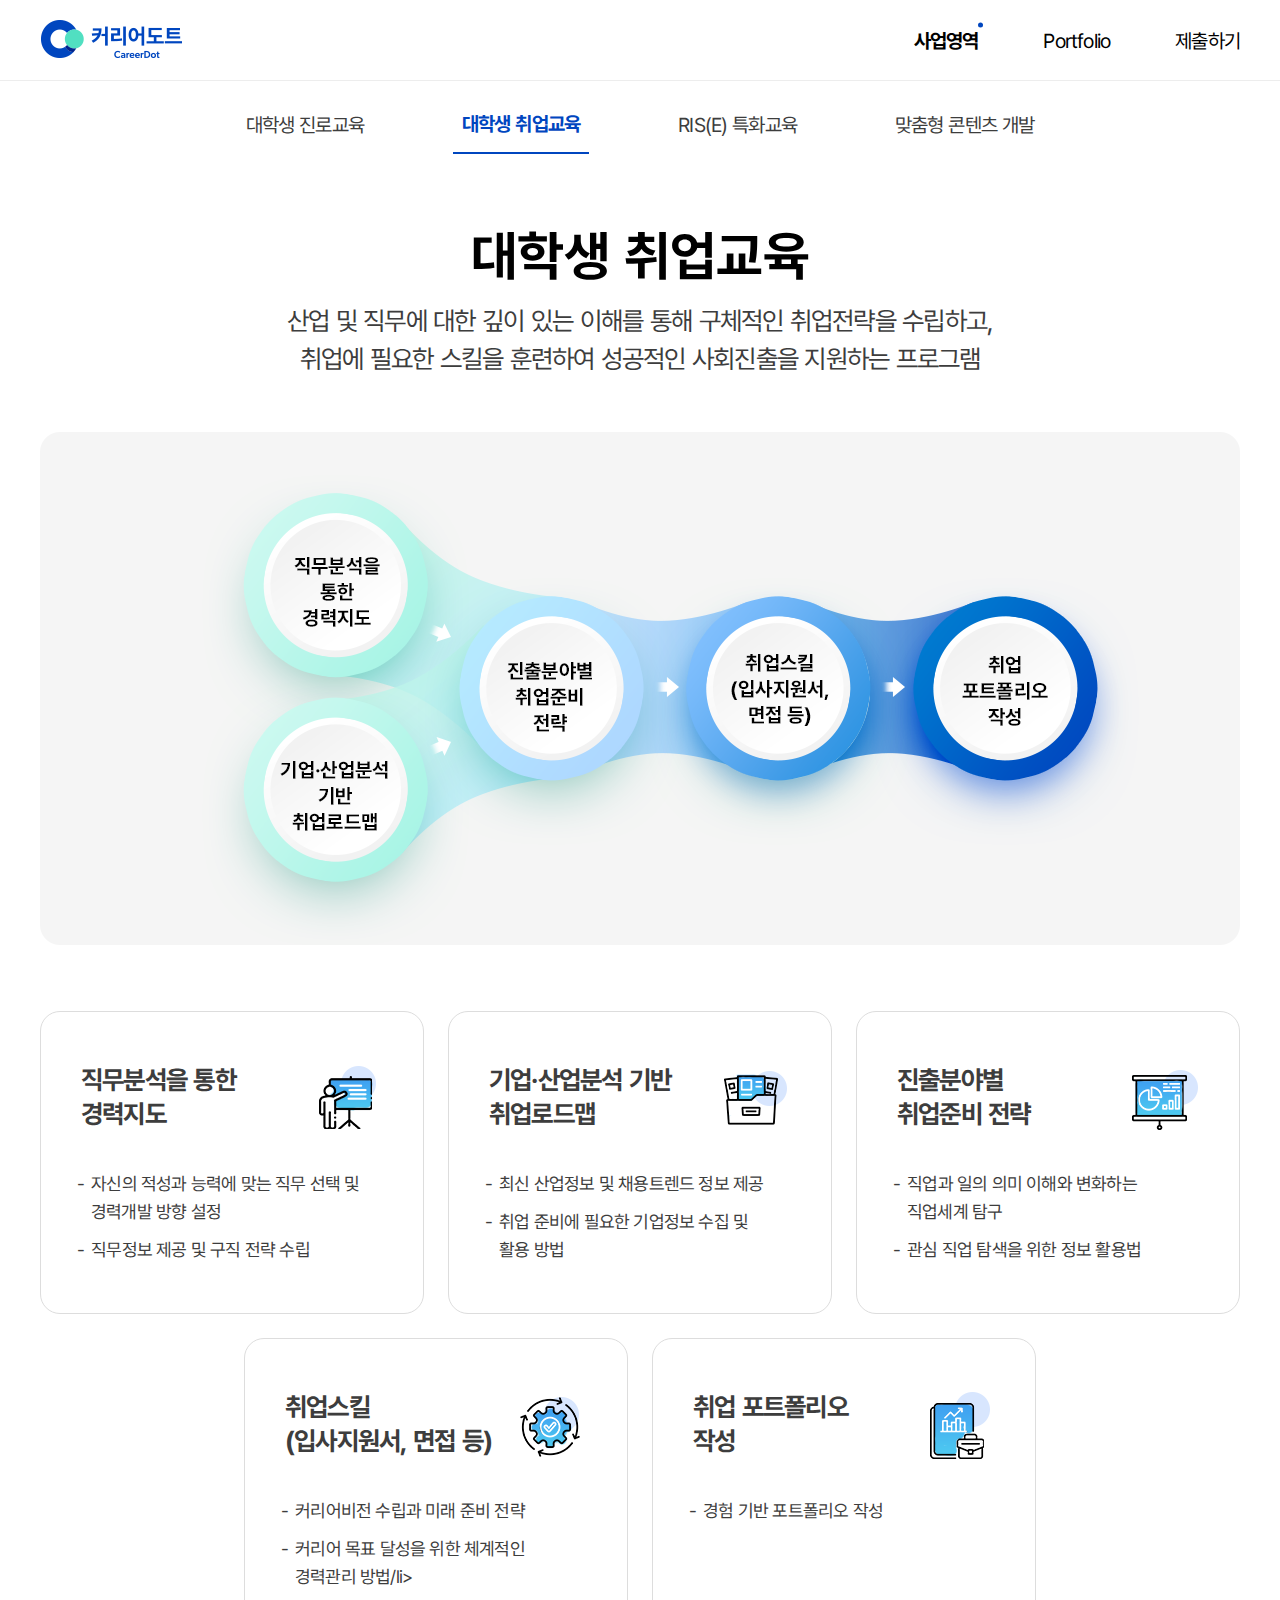
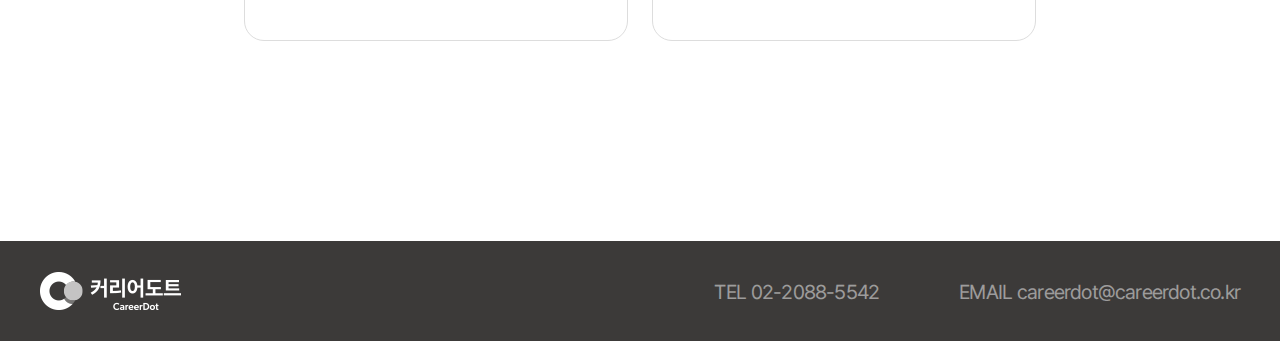
<file: service02.html>
<!DOCTYPE html>
<html lang="ko">
    <head>
        <meta charset="UTF-8">
        <meta name="viewport" content="width=device-width, initial-scale=1.0">
        <title>사업영역 컨텐츠</title>
        <link rel="stylesheet" href="https://cdn.jsdelivr.net/npm/swiper@8/swiper-bundle.min.css"/>
        <link rel="stylesheet" href="./assets/css/layout.css">
        <link rel="stylesheet" href="./assets/css/service.css">
        <script src="https://code.jquery.com/jquery-3.7.1.min.js"></script>
        <script src="https://cdn.jsdelivr.net/npm/swiper@8/swiper-bundle.min.js"></script>
        <script src="./assets/js/index.js" defer></script>
    </head>
    <body>
        <div class="service-list service">
            <header>
                <div class="header-inner">
                    <h1>
                        <a href="index.html"><img src="./assets/img/logo.png" alt="로고" class="logo-pc"></a>
                        <a href="index.html"><img src="./assets/img/logo-mo.png" alt="로고" class="logo-mo"></a>
                        <span class="blind">로고</span>
                    </h1>
                    <div class="mobile-menu">
                        <span></span>
                        <span></span>
                        <span></span>
                    </div>
                    <div class="mobile-menu-cont"> 
                        <div class="modal-content">
                            <div class="modal-header">
                                <a href="index.html">
                                    <img src="./assets/img/logo.png" alt="로고" class="logo-pc">
                                    <img src="./assets/img/logo-mo.png" alt="로고" class="logo-mo">
                                </a>
                                <a href="#none" class="btn-close">
                                    <img src="./assets/img/ico-close.png" alt="닫기버튼">
                                </a>
                            </div>
                            <div class="modal-body">
                                <div class="toggle_menu_list_modal">
                                    <ul>
                                        <li>
                                            <a href="service.html" class="depth1">사업영역</a>
                                            <ul class="modal-sub-menu">
                                                <li><a href="service01.html">대학생 진로교육</a></li>
                                                <li><a href="service02.html">대학생 취업교육</a></li>
                                                <li><a href="service03.html">RIS(E) 특화교육</a></li>
                                                <li><a href="service04.html">맞춤형 콘텐츠 개발</a></li>
                                            </ul>
                                        </li>
                                        <li>
                                            <a href="port-list.html" class="depth1">Portfolio</a>
                                        </li>
                                        <li>
                                            <a href="port-submit-list.html" class="depth1">제출하기</a>
                                        </li>
                                    </ul>
                                </div>
                            </div>
                        </div>
                    </div>
                    <nav id="gnb">
                        <ul class="gnb-list">
                            <li class="gnb-item active">
                                <a href="service.html">사업영역</a>
                                <ul class="sub-menu">
                                    <li><a href="service01.html">대학생 진로교육</a></li>
                                    <li><a href="service02.html">대학생 취업교육</a></li>
                                    <li><a href="service03.html">RIS(E) 특화교육</a></li>
                                    <li><a href="service04.html">맞춤형 콘텐츠 개발</a></li>
                                </ul>
                            </li>
                            <li class="gnb-item"><a href="port-list.html">Portfolio</a></li>
                            <li class="gnb-item"><a href="port-submit-list.html">제출하기</a></li>
                        </ul>
                    </nav>
                </div>
            </header>
            <main>
                <div class="cont-wrap inner">
                    <ul class="tab-list">
                        <li class="tab-item"><a href="service01.html">대학생 진로교육</a></li>
                        <li class="tab-item active"><a href="service02.html">대학생 취업교육</a></li>
                        <li class="tab-item"><a href="service03.html">RIS(E) 특화교육</a></li>
                        <li class="tab-item"><a href="service04.html">맞춤형 콘텐츠 개발</a></li>
                    </ul>
                    <div class="cont">
                        <h2 class="headline">대학생 취업교육</h2>
                        <p>
                            산업 및 직무에 대한 깊이 있는 이해를 통해 구체적인 취업전략을 수립하고,<br>
                            취업에 필요한 스킬을 훈련하여 성공적인 사회진출을 지원하는 프로그램
                        </p>
                        <img src="./assets/img/cont-02.png" alt="대학생 취업교육" class="cont-pc cont-main">
                        <!-- <img src="./assets/img/cont02-mo.png" alt="대학생 취업교육" class="cont-mo cont-main"> -->
                        <div class="cont-mo cont-main cont-mo-time">
                            <div class="cont-mo-inner">
                                <div class="center-line"></div>
                                <div class="center-circle-wrap">
                                    <img src="./assets/img/cont01-mo_01.png" alt class="cont-mo-01">
                                    <img src="./assets/img/cont01-mo_02.png" alt class="cont-mo-02">
                                    <img src="./assets/img/cont01-mo_03.png" alt class="cont-mo-03">
                                    <img src="./assets/img/cont01-mo_04.png" alt class="cont-mo-04">
                                </div>
                                <div class="text txt01  ser02">
                                    <p>직무분석을<br>통한<br>경력지도</p>
                                    <p>기업·산업분석<br>기반취업<br>로드맵</p>
                                </div>
                                <div class="text txt02 ser02">
                                    <p>진출분야별<br>취업준비<br>전략</p>
                                </div>
                                <div class="text txt03 ser02">
                                    <p>취업스킬<br>(입사지원서,<br>면접 등)</p>
                                </div>
                                <div class="text txt04 ser02">
                                    <p>취업 포트폴리오<br>작성</p>
                                </div>
                            </div>
                        </div>
                        <ul class="cont-list">
                            <li class="cont-item">
                                <div class="group-header">
                                    <p>직무분석을 통한<br>경력지도</p>
                                    <img src="./assets/img/ico-cont2-01.png" alt>
                                </div>
                                <ul class="group-cont">
                                    <li>자신의 적성과 능력에 맞는 직무 선택 및 <br>
                                        경력개발 방향 설정</li>
                                    <li>직무정보 제공 및 구직 전략 수립</li>
                                </ul>
                            </li>
                            <li class="cont-item">
                                <div class="group-header">
                                    <p>기업·산업분석 기반<br>취업로드맵</p>
                                    <img src="./assets/img/ico-cont2-02.png" alt>
                                </div>
                                <ul class="group-cont">
                                    <li>최신 산업정보 및 채용트렌드 정보 제공</li>
                                    <li>취업 준비에 필요한 기업정보 수집 및<br>
                                        활용 방법</li>
                                </ul>
                            </li>
                            <li class="cont-item">
                                <div class="group-header">
                                    <p>진출분야별<br>취업준비 전략</p>
                                    <img src="./assets/img/ico-cont2-03.png" alt>
                                </div>
                                <ul class="group-cont">
                                    <li>직업과 일의 의미 이해와 변화하는<br>
                                        직업세계 탐구</li>
                                    <li>관심 직업 탐색을 위한 정보 활용법</li>
                                </ul>
                            </li>
                            <li class="cont-item">
                                <div class="group-header">
                                    <p>취업스킬<br>(입사지원서, 면접 등)</p>
                                    <img src="./assets/img/ico-cont2-04.png" alt>
                                </div>
                                <ul class="group-cont">
                                    <li>커리어비전 수립과 미래 준비 전략</li>
                                    <li>커리어 목표 달성을 위한 체계적인<br>
                                        경력관리 방법/li>
                                </ul>
                            </li>
                            <li class="cont-item">
                                <div class="group-header">
                                    <p>취업 포트폴리오<br>작성</p>
                                    <img src="./assets/img/ico-cont2-05.png" alt>
                                </div>
                                <ul class="group-cont">
                                    <li>경험 기반 포트폴리오 작성</li>
                                </ul>
                            </li>
                        </ul>
                    </div>
                </div>
            </main>
            <footer>
                <h2 class="blind">커리어도트 푸터</h2>
                <div class="inner">
                    <div class="logo-area">
                        <a href="index.html">
                            <img src="./assets/img/footer-logo.png" alt="커리어도트 푸터 로고" class="footer-pc">
                            <img src="./assets/img/footer-logo-m.png" alt="커리어도트 푸터 로고" class="footer-mo">
                        </a>
                    </div>
                    <div class="info-area">
                        <a href="tel:02-2088-5542">
                            <span>TEL 02-2088-5542</span>
                        </a>
                        <a href="mailto:careerdot@careerdot.co.kr">
                            <span>EMAIL careerdot@careerdot.co.kr</span>
                        </a>
                    </div>
                </div>
            </footer>
        </div>
    </body>
</html>
</file>
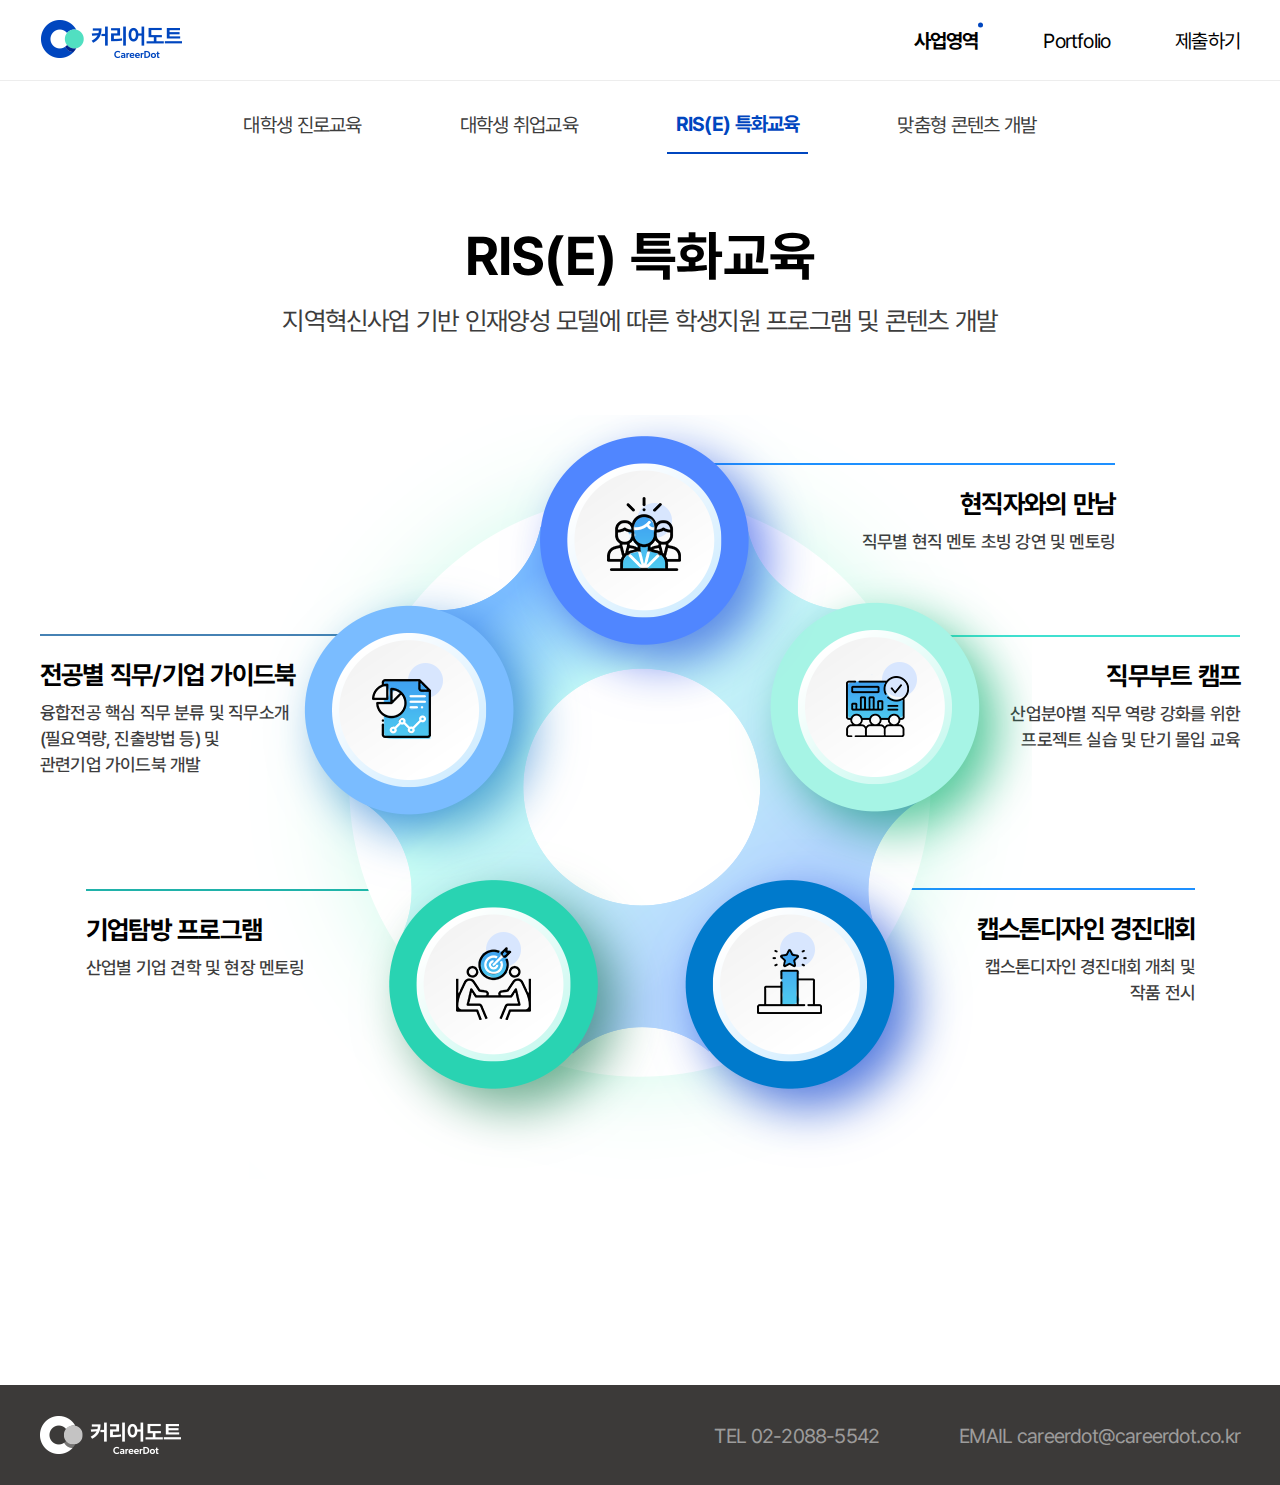
<file: service03.html>
<!DOCTYPE html>
<html lang="ko">
    <head>
        <meta charset="UTF-8">
        <meta name="viewport" content="width=device-width, initial-scale=1.0">
        <title>사업영역 컨텐츠</title>
        <link rel="stylesheet" href="https://cdn.jsdelivr.net/npm/swiper@8/swiper-bundle.min.css"/>
        <link rel="stylesheet" href="./assets/css/layout.css">
        <link rel="stylesheet" href="./assets/css/service.css">
        <script src="https://code.jquery.com/jquery-3.7.1.min.js"></script>
        <script src="https://cdn.jsdelivr.net/npm/swiper@8/swiper-bundle.min.js"></script>
        <script src="./assets/js/index.js" defer></script>
    </head>
    <body>
        <div class="service-list service">
            <header>
                <div class="header-inner">
                    <h1>
                        <a href="index.html"><img src="./assets/img/logo.png" alt="로고" class="logo-pc"></a>
                        <a href="index.html"><img src="./assets/img/logo-mo.png" alt="로고" class="logo-mo"></a>
                        <span class="blind">로고</span>
                    </h1>
                    <div class="mobile-menu">
                        <span></span>
                        <span></span>
                        <span></span>
                    </div>
                    <div class="mobile-menu-cont"> 
                        <div class="modal-content">
                            <div class="modal-header">
                                <a href="index.html">
                                    <img src="./assets/img/logo.png" alt="로고" class="logo-pc">
                                    <img src="./assets/img/logo-mo.png" alt="로고" class="logo-mo">
                                </a>
                                <a href="#none" class="btn-close">
                                    <img src="./assets/img/ico-close.png" alt="닫기버튼">
                                </a>
                            </div>
                            <div class="modal-body">
                                <div class="toggle_menu_list_modal">
                                    <ul>
                                        <li>
                                            <a href="service.html" class="depth1">사업영역</a>
                                            <ul class="modal-sub-menu">
                                                <li><a href="service01.html">대학생 진로교육</a></li>
                                                <li><a href="service02.html">대학생 취업교육</a></li>
                                                <li><a href="service03.html">RIS(E) 특화교육</a></li>
                                                <li><a href="service04.html">맞춤형 콘텐츠 개발</a></li>
                                            </ul>
                                        </li>
                                        <li>
                                            <a href="port-list.html" class="depth1">Portfolio</a>
                                        </li>
                                        <li>
                                            <a href="port-submit-list.html" class="depth1">제출하기</a>
                                        </li>
                                    </ul>
                                </div>
                            </div>
                        </div>
                    </div>
                    <nav id="gnb">
                        <ul class="gnb-list">
                            <li class="gnb-item active">
                                <a href="service.html">사업영역</a>
                                <ul class="sub-menu">
                                    <li><a href="service01.html">대학생 진로교육</a></li>
                                    <li><a href="service02.html">대학생 취업교육</a></li>
                                    <li><a href="service03.html">RIS(E) 특화교육</a></li>
                                    <li><a href="service04.html">맞춤형 콘텐츠 개발</a></li>
                                </ul>
                            </li>
                            <li class="gnb-item"><a href="port-list.html">Portfolio</a></li>
                            <li class="gnb-item"><a href="port-submit-list.html">제출하기</a></li>
                        </ul>
                    </nav>
                </div>
            </header>
            <main>
                <div class="cont-wrap inner">
                    <ul class="tab-list">
                        <li class="tab-item"><a href="service01.html">대학생 진로교육</a></li>
                        <li class="tab-item"><a href="service02.html">대학생 취업교육</a></li>
                        <li class="tab-item active"><a href="service03.html">RIS(E) 특화교육</a></li>
                        <li class="tab-item"><a href="service04.html">맞춤형 콘텐츠 개발</a></li>
                    </ul>
                    <div class="cont cont03 diacont">
                        <h2 class="headline">RIS(E) 특화교육</h2>
                        <p>지역혁신사업 기반 인재양성 모델에 따른 학생지원 프로그램 및 콘텐츠 개발</p>
                        <div class="container">
                            <img src="./assets/img/cont-03.png" alt="RIS(E) 특화교육" class="cont-pc cont-main">
                            <img src="./assets/img/cont03-mo.png" alt="RIS(E) 특화교육" class="cont-mo cont-main">
                            <div class="pc-wrap">
                                <div class="cont-area">
                                    <div class="cont-box">
                                        <p>전공별 직무/기업 가이드북</p>
                                        <span>융합전공 핵심 직무 분류 및 직무소개 <br>(필요역량, 진출방법 등) 및<br> 관련기업 가이드북 개발</span>
                                    </div>
                                    <div class="cont-box">
                                        <p>현직자와의 만남</p>
                                        <span>직무별 현직 멘토 초빙 강연 및 멘토링</span>
                                    </div>
                                    <div class="cont-box">
                                        <p>기업탐방 프로그램</p>
                                        <span>산업별 기업 견학 및 현장 멘토링</span>
                                    </div>
                                    <div class="cont-box">
                                        <p>직무부트 캠프</p>
                                        <span>산업분야별 직무 역량 강화를 위한<br> 프로젝트 실습 및 단기 몰입 교육</span>
                                    </div>
                                    <div class="cont-box">
                                        <p>캡스톤디자인 경진대회</p>
                                        <span>캡스톤디자인 경진대회 개최 및 <br>작품 전시</span>
                                    </div>
                                </div>
                            </div>
                            <div class="mo-wrap">
                                <ul class="cont-list">
                                    <li class="cont-item">
                                        <div class="group-header">
                                            <p>현직자와의<br>만남</p>
                                            <img src="./assets/img/ico-cont3-01.png" alt>
                                        </div>
                                        <ul class="group-cont">
                                            <li>직무별 현직 멘토 초빙 강연 및 멘토링</li>
                                        </ul>
                                    </li>
                                    <li class="cont-item">
                                        <div class="group-header">
                                            <p>직무부트<br>캠프</p>
                                            <img src="./assets/img/ico-cont3-02.png" alt>
                                        </div>
                                        <ul class="group-cont">
                                            <li>산업분야별 직무 역량 강화를 위한 프로젝트<br>실습 및 단기 몰입 교육</li>
                                        </ul>
                                    </li>
                                    <li class="cont-item">
                                        <div class="group-header">
                                            <p>캡스톤디자인<br>경진대회</p>
                                            <img src="./assets/img/ico-cont3-03.png" alt>
                                        </div>
                                        <ul class="group-cont">
                                            <li>캡스톤디자인 경진대회 개최 및 작품 전시</li>
                                        </ul>
                                    </li>
                                    <li class="cont-item">
                                        <div class="group-header">
                                            <p>기업탐방<br>프로그램</p>
                                            <img src="./assets/img/ico-cont3-04.png" alt>
                                        </div>
                                        <ul class="group-cont">
                                            <li>산업별 기업 견학 및 현장 멘토링</li>
                                        </ul>
                                    </li>
                                    <li class="cont-item">
                                        <div class="group-header">
                                            <p>전공별 직무/<br>기업 가이드북</p>
                                            <img src="./assets/img/ico-cont3-05.png" alt>
                                        </div>
                                        <ul class="group-cont">
                                            <li>융합전공 핵심 직무 분류 및 직무소개<br>(필요역량, 진출방법 등) 및 관련기업<br>가이드북 개발</li>
                                        </ul>
                                    </li>
                                </ul>
                            </div>
                        </div>
                    </div>
                </div>
            </main>
            <footer>
                <h2 class="blind">커리어도트 푸터</h2>
                <div class="inner">
                    <div class="logo-area">
                        <a href="index.html">
                            <img src="./assets/img/footer-logo.png" alt="커리어도트 푸터 로고" class="footer-pc">
                            <img src="./assets/img/footer-logo-m.png" alt="커리어도트 푸터 로고" class="footer-mo">
                        </a>
                    </div>
                    <div class="info-area">
                        <a href="tel:02-2088-5542">
                            <span>TEL 02-2088-5542</span>
                        </a>
                        <a href="mailto:careerdot@careerdot.co.kr">
                            <span>EMAIL careerdot@careerdot.co.kr</span>
                        </a>
                    </div>
                </div>
            </footer>
        </div>
    </body>
</html>
</file>
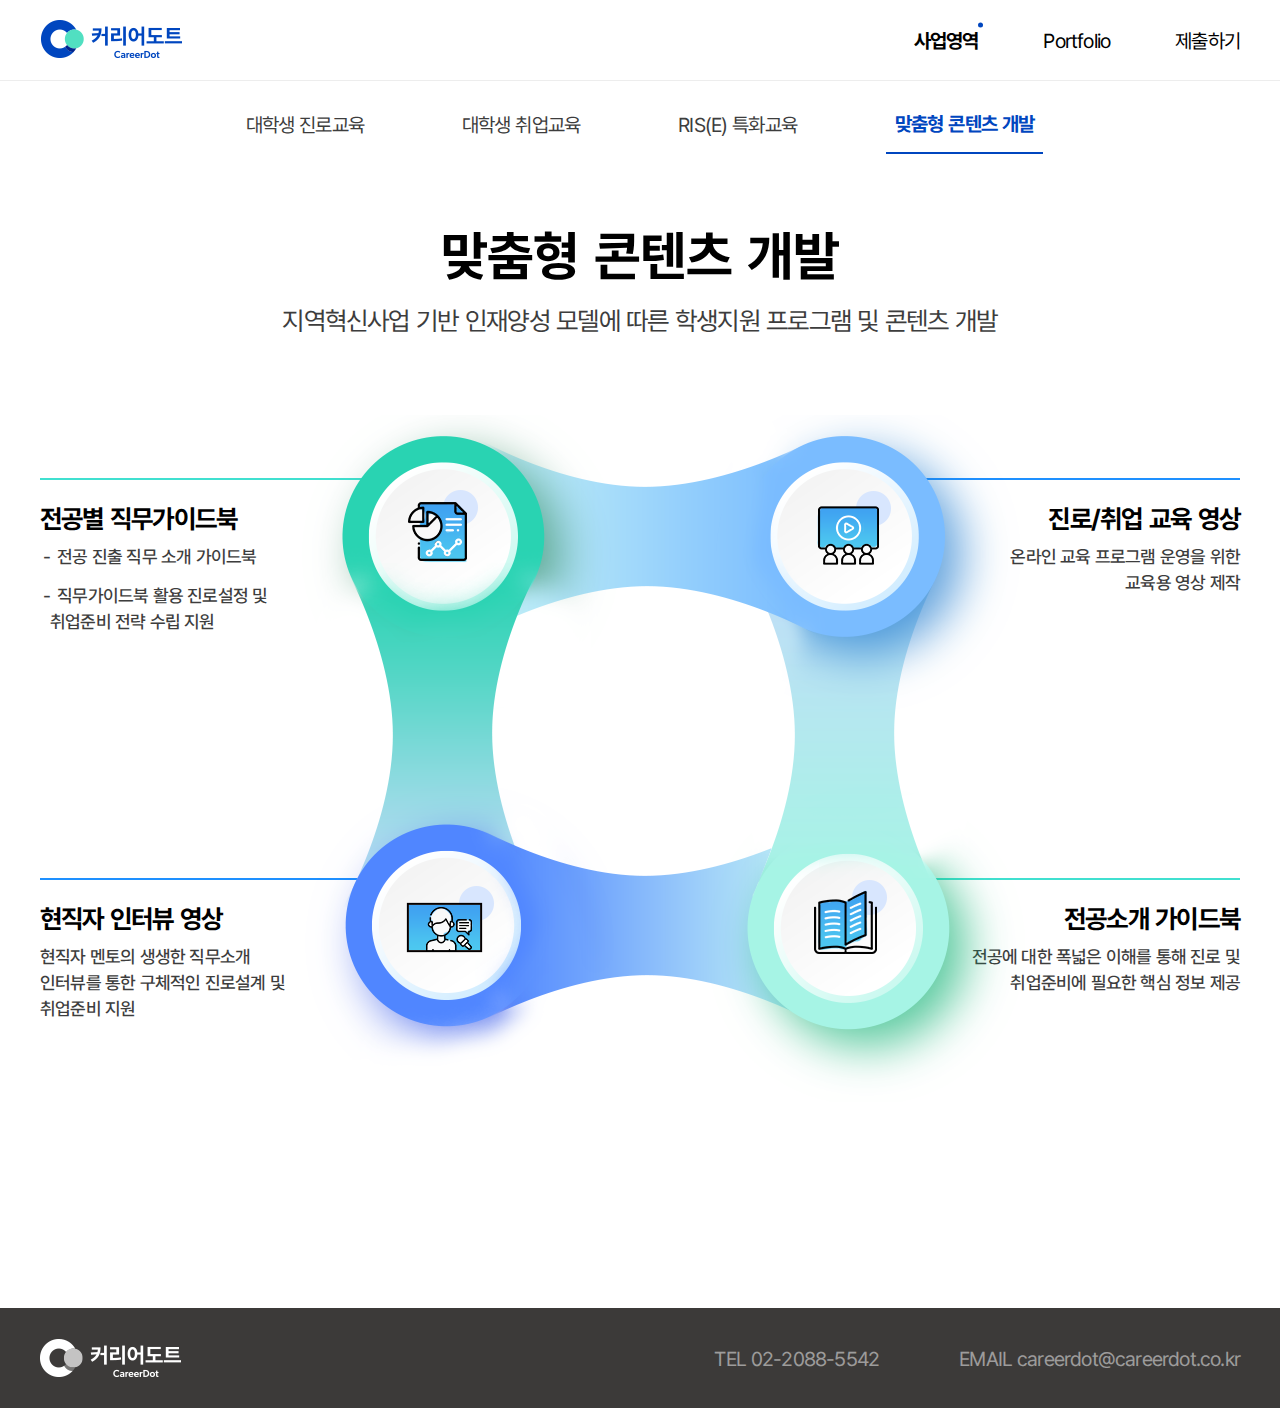
<file: service04.html>
<!DOCTYPE html>
<html lang="ko">
    <head>
        <meta charset="UTF-8">
        <meta name="viewport" content="width=device-width, initial-scale=1.0">
        <title>사업영역 컨텐츠</title>
        <link rel="stylesheet" href="https://cdn.jsdelivr.net/npm/swiper@8/swiper-bundle.min.css"/>
        <link rel="stylesheet" href="./assets/css/layout.css">
        <link rel="stylesheet" href="./assets/css/service.css">
        <script src="https://code.jquery.com/jquery-3.7.1.min.js"></script>
        <script src="https://cdn.jsdelivr.net/npm/swiper@8/swiper-bundle.min.js"></script>
        <script src="./assets/js/index.js" defer></script>
    </head>
    <body>
        <div class="service-list service">
            <header>
                <div class="header-inner">
                    <h1>
                        <a href="index.html"><img src="./assets/img/logo.png" alt="로고" class="logo-pc"></a>
                        <a href="index.html"><img src="./assets/img/logo-mo.png" alt="로고" class="logo-mo"></a>
                        <span class="blind">로고</span>
                    </h1>
                    <div class="mobile-menu">
                        <span></span>
                        <span></span>
                        <span></span>
                    </div>
                    <div class="mobile-menu-cont"> 
                        <div class="modal-content">
                            <div class="modal-header">
                                <a href="index.html">
                                    <img src="./assets/img/logo.png" alt="로고" class="logo-pc">
                                    <img src="./assets/img/logo-mo.png" alt="로고" class="logo-mo">
                                </a>
                                <a href="#none" class="btn-close">
                                    <img src="./assets/img/ico-close.png" alt="닫기버튼">
                                </a>
                            </div>
                            <div class="modal-body">
                                <div class="toggle_menu_list_modal">
                                    <ul>
                                        <li>
                                            <a href="service.html" class="depth1">사업영역</a>
                                            <ul class="modal-sub-menu">
                                                <li><a href="service01.html">대학생 진로교육</a></li>
                                                <li><a href="service02.html">대학생 취업교육</a></li>
                                                <li><a href="service03.html">RIS(E) 특화교육</a></li>
                                                <li><a href="service04.html">맞춤형 콘텐츠 개발</a></li>
                                            </ul>
                                        </li>
                                        <li>
                                            <a href="port-list.html" class="depth1">Portfolio</a>
                                        </li>
                                        <li>
                                            <a href="port-submit-list.html" class="depth1">제출하기</a>
                                        </li>
                                    </ul>
                                </div>
                            </div>
                        </div>
                    </div>
                    <nav id="gnb">
                        <ul class="gnb-list">
                            <li class="gnb-item active">
                                <a href="service.html">사업영역</a>
                                <ul class="sub-menu">
                                    <li><a href="service01.html">대학생 진로교육</a></li>
                                    <li><a href="service02.html">대학생 취업교육</a></li>
                                    <li><a href="service03.html">RIS(E) 특화교육</a></li>
                                    <li><a href="service04.html">맞춤형 콘텐츠 개발</a></li>
                                </ul>
                            </li>
                            <li class="gnb-item"><a href="port-list.html">Portfolio</a></li>
                            <li class="gnb-item"><a href="port-submit-list.html">제출하기</a></li>
                        </ul>
                    </nav>
                </div>
            </header>
            <main>
                <div class="cont-wrap inner">
                    <ul class="tab-list">
                        <li class="tab-item"><a href="service01.html">대학생 진로교육</a></li>
                        <li class="tab-item"><a href="service02.html">대학생 취업교육</a></li>
                        <li class="tab-item"><a href="service03.html">RIS(E) 특화교육</a></li>
                        <li class="tab-item active"><a href="service04.html">맞춤형 콘텐츠 개발</a></li>
                    </ul>
                    <div class="cont cont04 diacont">
                        <h2 class="headline">맞춤형 콘텐츠 개발</h2>
                        <p>지역혁신사업 기반 인재양성 모델에 따른 학생지원 프로그램 및 콘텐츠 개발</p>
                        <div class="container">
                            <img src="./assets/img/cont-04.png" alt="맞춤형 콘텐츠 개발" class="cont-pc cont-main">
                            <img src="./assets/img/cont04-mo.png" alt="맞춤형 콘텐츠 개발" class="cont-mo cont-main">
                            <div class="pc-wrap">
                                <div class="cont-area">
                                    <div class="cont-box">
                                        <p>전공별 직무가이드북</p>
                                        <span>전공 진출 직무 소개 가이드북</span>
                                        <span>직무가이드북 활용 진로설정 및<br>
                                            취업준비 전략 수립 지원</span>
                                    </div>
                                    <div class="cont-box">
                                        <p>진로/취업 교육 영상</p>
                                        <span>온라인 교육 프로그램 운영을 위한<br>교육용 영상 제작</span>
                                    </div>
                                    <div class="cont-box">
                                        <p>현직자 인터뷰 영상</p>
                                        <span>현직자 멘토의 생생한 직무소개 <br>
                                            인터뷰를 통한 구체적인 진로설계 및  <br>
                                            취업준비 지원
                                        </span>
                                    </div>
                                    <div class="cont-box">
                                        <p>전공소개 가이드북</p>
                                        <span>전공에 대한 폭넓은 이해를 통해 진로 및<br>취업준비에 필요한 핵심 정보 제공</span>
                                    </div>
                                </div>
                            </div>
                            <div class="mo-wrap">
                                <ul class="cont-list">
                                    <li class="cont-item">
                                        <div class="group-header">
                                            <p>전공별 직무/<br>기업 가이드북</p>
                                            <img src="./assets/img/ico-cont4-01.png" alt>
                                        </div>
                                        <ul class="group-cont">
                                            <li>전공 진출 직무 소개 가이드북</li>
                                            <li>직무가이드북 활용 진로설정 및<br>취업준비 전략 수립 지원
                                            </li>
                                        </ul>
                                    </li>
                                    <li class="cont-item">
                                        <div class="group-header">
                                            <p>진로/취업<br>교육 영상</p>
                                            <img src="./assets/img/ico-cont4-02.png" alt>
                                        </div>
                                        <ul class="group-cont">
                                            <li>온라인 교육 프로그램 운영을 위한 교육용<br>영상 제작</li>
                                        </ul>
                                    </li>
                                    <li class="cont-item">
                                        <div class="group-header">
                                            <p>현직자<br>인터뷰 영상</p>
                                            <img src="./assets/img/ico-cont4-03.png" alt>
                                        </div>
                                        <ul class="group-cont">
                                            <li>현직자 멘토의 생생한 직무소개 인터뷰를<br>통한 구체적인 진로설계 및 취업준비 지원
                                            </li>
                                        </ul>
                                    </li>
                                    <li class="cont-item">
                                        <div class="group-header">
                                            <p>전공소개<br>가이드북</p>
                                            <img src="./assets/img/ico-cont4-04.png" alt>
                                        </div>
                                        <ul class="group-cont">
                                            <li>전공에 대한 폭넓은 이해를 통해 진로 및<br>취업준비에 필요한 핵심 정보 제공</li>
                                        </ul>
                                    </li>
                                </ul>
                            </div>
                        </div>
                    </div>
                </div>
            </main>
            <footer>
                <h2 class="blind">커리어도트 푸터</h2>
                <div class="inner">
                    <div class="logo-area">
                        <a href="index.html">
                            <img src="./assets/img/footer-logo.png" alt="커리어도트 푸터 로고" class="footer-pc">
                            <img src="./assets/img/footer-logo-m.png" alt="커리어도트 푸터 로고" class="footer-mo">
                        </a>
                    </div>
                    <div class="info-area">
                        <a href="tel:02-2088-5542">
                            <span>TEL 02-2088-5542</span>
                        </a>
                        <a href="mailto:careerdot@careerdot.co.kr">
                            <span>EMAIL careerdot@careerdot.co.kr</span>
                        </a>
                    </div>
                </div>
            </footer>
        </div>
    </body>
</html>
</file>
<file: assets/css/login.css>
.login-wrapper {
    position: relative;
    width: 100%;
    height: 100%;
    background-color: #f5f5f5;
}
.login-inner {
    display: flex;
    flex-direction: column;
    align-items: center;
    justify-content: center;
    position: absolute;
    top: 50%;
    left: 50%;
    transform: translate(-50%,-50%);
    width: 90%;
    max-width: 500px;
}
.group-login {
    min-height: auto;
    width: 100%;
}
.group-login > div {
    margin: 33px auto 0;
    width: 90%;
    max-width: 500px;
    border-radius: 20px;
    background: #fff;
    overflow: hidden;
    padding: 65px 48px 60px;
}
.group-login form {
    text-align: center;
    display: flex;
    flex-direction: column;
}
.group-login form a {
    display: block;
}
.group-login form,
.group-login fieldset {
    width: 100%;
}
.group-login fieldset .login-id,
.group-login fieldset .login-pw {
    width: 100%;
    height: 40px;
    line-height: 40px;
    position: relative;
    border-bottom: 2px solid #000;
}
.group-login fieldset .login-id:after,
.group-login fieldset .login-pw:after  {
    content: '';
    background: url(../img/ico-del.png) no-repeat center / 100%;
    position: absolute;
    right: 0;
    bottom: 8px;
    width: 24px;
    height: 24px;
    cursor: pointer;
}
.group-login fieldset .login-pw {
    margin-top: 27px;
}
.group-login input {
    width: 100%;
    height: 100%;
    padding-left: 40px;
}
.group-login input:focus {
    outline: none;
}
.group-login input:focus::placeholder {
    opacity: 0;
}
.group-login input::placeholder {
    font-size: 20px;
    color: #aaaaaa;
    line-height: 26px;
}
.group-login .login-id::before {
    content: '';
    background: url(../img/ico-id.png) no-repeat center / 100%;
    position: absolute;
    top: 50%;
    left: 3px;
    transform: translateY(-50%);
    width: 18px;
    height: 20px;
}
.group-login .login-pw::before {
    content: '';
    background: url(../img/ico-pw.png) no-repeat center / 100%;
    position: absolute;
    top: 50%;
    left: 3px;
    transform: translateY(-50%);
    width: 19px;
    height: 24px;
}
.group-login .btn-login {
    border-radius: 4px;
    width: 100%;
    height: 50px;
    color: #fff;
    background: #0046bf;
    font-weight: bold;
    margin-top: 23px;
}
.group-login .link-find {
    margin: 17px 0 0;
    font-size: 14px;
    color: #666666;
    letter-spacing: -0.05em;
    line-height: 26px;
}


/* 로그인 실패시 */
.group-login .fail-txt {
    margin-top: 9px;
    font-size: 14px;
    font-weight: 500;
    color: #ca2828;
    line-height: 20px;
}








/* mobile */
@media (max-width: 768.999px) {

    .group-login > div {
        padding: 40px 20px;
        border-radius: 10px;
    }
    .group-login .btn-login {
        height: 42px;
    }
    .group-login form {
        align-items: center;
    }
    .group-login .link-find {
        font-size: 12px;
        margin: 12px 0 0;
        line-height: normal;
    }
    .group-login .btn-login {
        margin-top: 28px;
    }
    .group-login input::placeholder {
        font-size: 16px;
    }
    .group-login fieldset .login-id, .group-login fieldset .login-pw {
        height: 42px;
    }
    .group-login fieldset .login-pw {
        margin-top: 12px;
    }
    .group-login fieldset .login-id:after, .group-login fieldset .login-pw:after {
        width: 18px;
        height: 18px;
    }
    .group-login .fail-txt {
        font-size: 12px;
        line-height: normal;
        margin-top: 17px;
    }
    .group-login input {
        padding-left: 31px;
    }

}
</file>
<file: assets/css/port.css>
/* ---------------- portfolio ---------------- */




/* ///////// port-main ///////// */
.port-list .sc-port {
    margin-top: 50px;
}
.port-list .sc-port .headline {
    text-align: center;
}
.port-list .select-box {
    display: flex;
    justify-content: space-between;
    align-items: center;
    margin-top: 70px;
}
.port-list .select-box strong {
    font-weight: bold;
}
.port-list .select-box select {
    margin-right: 25px;
    border: none;
    border-bottom: 2px solid #000;
}
.port-list .select-box fieldset {
    display: flex;
    gap: 24px;
}

.port-list .select-box input {
    border-bottom: 2px solid #000;
    height: 100%;
    width: 245px;
}
.port-list .select-box label {
    position: relative;
    height: 42px;
}
.port-list .select-box .ico-search {
    position: absolute;
    right: 0;
    top: 50%;
    transform: translateY(-50%);
    width: 16px;
    height: 15px;
    background: url(../img/ico-search.png) no-repeat center / 100%;
}
.port-list input[type="text"]:focus {
    outline: none;
}
.port-list input[type="text"]:focus::placeholder {
    opacity: 0;
}
.port-list .custom-select-wrapper {
    position: relative;
    display: inline-block;
    min-width: 210px;
    cursor: pointer;
}
.port-list .custom-select-wrapper::after {
    content: '';
    position: absolute;
    top: 50%;
    right: 0;
    width: 14px;
    height: 10px;
    transform: translateY(-50%);
    background: url(../img/ico-drop.png) no-repeat center / 100%;
}
.port-list .custom-select-wrapper:focus {
    border-bottom: 2px solid #000;
    outline: none;
}
.port-list .custom-select {
    appearance: none;
    -webkit-appearance: none;
    -moz-appearance: none;
    background-color: white;
    padding: 10px 10px 10px 0;
    font-size: 16px;
    cursor: pointer;
    width: 100%;
}
.port-list .custom-select:focus {
    border-color: #007BFF;
    background-color: #e7f3ff;
    outline: none;
}
.port-list .port-list {
    display: grid;
    grid-template-columns: repeat(3,1fr);
    row-gap: 62px;
    column-gap: 25px;
    flex-wrap: wrap;
    margin-top: 40px;
}
.port-list .port-item {
    display: flex;
    flex-direction: column;
    border-radius: 20px;
    position: relative;
    overflow: hidden;
    transition: .3s;
    border: 1px solid #ddd;
    cursor: pointer;
}
.port-list .port-item:hover {
    border: 2px solid #0046bf;
    box-shadow: rgba(0, 0, 0, 0.35) 0px 5px 15px;
}
.port-list .port-item .thumb-area,
.port-list .port-item .info-area {
    flex: 1;
}
.port-list .port-item .info-area {
    padding: 28px 29px 37px;
}
.port-list .port-item .info-area .subtit {
    line-height: 21px;
    font-weight: bold;
    font-size: 16px;
    color: #0046bf;
    letter-spacing: -0.025em;
}
.port-list .port-item .info-area .title {
    display: -webkit-box;
    -webkit-line-clamp: 2;
    -webkit-box-orient: vertical;
    overflow: hidden;
    text-overflow: ellipsis;
    margin-top: 12px;
    line-height: 30px;
    font-size: 24px;
    color: #000000;
    letter-spacing: -0.025em;
}
.port-list .port-item .info-area .date {
    display: block;
    margin-top: 32px;
    font-size: 14px;
    line-height: 16px;
    color: #000;
    font-weight: bold;
}
.port-list .btn-down {
    position: absolute;
    right: 28px;
    bottom: 30px;
    width: 40px;
    height: 40px;
    border-radius: 50%;
    background: #000 url(../img/ico-down-white.png) no-repeat center / 12px 15px;
    z-index: 1000;
}
.port-list .btn-down:hover {
    background: #0046bf url(../img/ico-down-white.png) no-repeat center / 12px 15px;
}






/* 검색결과없을 떄 */
.port-list .port-none strong {
    font-weight: bold;
}
.port-list .port-none div {
    margin-top: 40px;
    min-height: 375px;
    padding-top: 85px;
    text-align: center;
    border-radius: 20px;
    background: #f5f5f5;
}
.port-list .port-none div img {
    display: inline-block;
}
.port-list .port-none div p {
    margin-top: 26px;
    font-size: 18px;
    line-height: 32px;
    color: #000;
    letter-spacing: -0.025em;
}









/* ///////// port-detail ///////// */
.port-detail .sc-detail {
    text-align: center;
}
.port-detail .sc-detail .category {
    display: block;
    margin-top: 78px;
    line-height: 21px;
    font-weight: bold;
    font-size: 18px;
    color: #0046bf;
    letter-spacing: -0.025em;
}
.port-detail .sc-detail .title {
    line-height: 50px;
    font-size: 32px;
    color: #000000;
    margin-top: 6px;
}
.port-detail .sc-detail .date {
    display: block;
    margin-top: 14px;
    font-size: 16px;
    line-height: 20px;
    color: #666666;
}
.port-detail .sc-detail .thumb-area {
    margin-top: 40px;
    border-radius: 20px;
    border: 1px solid #ddd;
    overflow: hidden;
}
.port-detail .sc-detail .thumb-area img {
    width: 100%;
}
.port-detail .sc-detail .img-box {
    margin: 20px 0;
    align-items: center;
    justify-content: center;
    display: flex;
}
.port-detail .sc-detail .img-box .desc {
    font-size: 16px;
    font-weight: bold;
    line-height: 26px;
    color: #000;
    letter-spacing: -0.025em;
}
.port-detail .sc-detail .img-box .img-tit {
    margin-left: 13px;
}
.port-detail .sc-detail .img-box .btn-down {
    font-size: 16px;
    font-weight: bold;
    line-height: 26px;
    color: #000;
    letter-spacing: -0.025em;
    margin-left: 40px;
    border-radius: 4px;
    border: 1px solid #000;
    height: 40px;
    width: 120px;
}
.port-detail .sc-detail .img-box .btn-down::after {
    content: '';
    display: inline-block;
    margin-left: 10px;
    width: 12px;
    height: 14px;
    background: url(../img/ico-down.png) no-repeat center / 100%;
}
.port-detail .sc-detail .info-area {
    margin-top: 34px;
}
.port-detail .sc-detail .info-area p {
    font-size: 18px;
    color: #666666;
    letter-spacing: -0.025em;
    line-height: 30px;
    text-align: center;
}
.port-detail .sc-detail .navigation {
    position: relative;
    display: flex;
    align-items: center;
    justify-content: space-between;
    background: #f5f5f5;
    margin-top: 56px;
    border-radius: 20px;
    padding: 37px 41px;
}
.port-detail .sc-detail .navigation::after {
    content: '';
    position: absolute;
    top: 50%;
    left: 50%;
    transform: translate(-50%, -50%);
    background: #c4c4c4;
    width: 1px;
    height: 30%;
}
.port-detail .sc-detail .navigation a {
    display: flex;
    align-items: center;
}
.port-detail .sc-detail .navigation .prev-post::before {
    content: '';
    display: inline-block;
    width: 10px;
    height: 32px;
    margin-right: 25px;
    background: url(../img/ico-leftarr.png) no-repeat center / 100%;
}
.port-detail .sc-detail .navigation .next-post::after {
    content: '';
    display: inline-block;
    width: 10px;
    height: 32px;
    margin-left: 25px;
    background: url(../img/ico-rightarr.png) no-repeat center / 100%;
}
.port-detail .sc-detail .navigation a {
    font-size: 18px;
    color: #000;
    line-height: 30px;
    letter-spacing: -0.025em;
}
.port-detail .sc-detail .back-to-list {
    display: inline-block;
    margin: 60px auto 0;
}
.port-detail .sc-detail .back-to-list a {
    display: flex;
    justify-content: center;
    align-items: center;
    font-size: 18px;
    font-weight: bold;
    letter-spacing: -0.025em;
    border: 1px solid #0046bf;
    color: #0046bf;
    border-radius: 4px;
    width: 160px;
    height: 50px;
}








/* port-admin 공통 */
.admin .gnb-item.logout {
    border: 1px solid #000;
    border-radius: 4px;
    width: 118px;
    height: 40px;
    font-size: 16px;
}
.admin .gnb-item.logout a {
    display: flex;
    align-items: center;
    justify-content: center;
    width: 100%;
    height: 100%;
}
.admin .gnb-item:not(:first-child) {
    margin-left: 70px;
}










/* ///////// port-admin-list ///////// */
.port-admin-list table {
    width: 100%;
    border-collapse: collapse;
}
.port-admin-list th, 
.port-admin-list td {
    border-bottom: 1px solid #ddd;
    padding: 8px;
    text-align: center;
    font-size: 18px;
    line-height: 26px;
    padding: 18px 0 19px;
}
.port-admin-list th {
    border-top: 2px solid #000;
    background-color: #f5f5f5;
    font-weight: bold;
}
.port-admin-list table td {
    cursor: pointer;
}
.port-admin-list table td:nth-child(1),
.port-admin-list table td:nth-child(2) {
    width: 70px;
}
.port-admin-list table td img {
    width: 88px;
    height: 38px;
    border-radius: 4px;
}
.port-admin-list table tr.click {
    background: #eff8ff;
}
.port-admin-list table .img-tit div {
    margin: 0 auto;
    width: 373px;
    white-space: nowrap;
    overflow: hidden;
    text-overflow: ellipsis;
    font-weight: bold;
    font-size: 18px;
}
.port-admin-list table .img-tit.file div {
    font-weight: normal;
    width: 200px;
}
.port-admin-list table .img-td {
    display: flex;
    flex-direction: column;
    align-items: center;
    justify-content: center;
}
.port-admin-list .select-box {
    display: flex;
    justify-content: center;
    align-items: center;
    margin-top: 70px;
    margin-bottom: 100px;
}
.port-admin-list .select-box strong {
    font-weight: bold;
}
.port-admin-list .select-box select {
    margin-right: 25px;
    border: none;
    border-bottom: 2px solid #000;
}
.port-admin-list .select-box fieldset {
    display: flex;
    gap: 24px;
}
.port-admin-list .select-box input {
    border-bottom: 2px solid #000;
    height: 100%;
    width: 245px;
}
.port-admin-list .select-box label {
    position: relative;
}
.port-admin-list .select-box .ico-search {
    position: absolute;
    right: 0;
    top: 50%;
    transform: translateY(-50%);
    width: 16px;
    height: 15px;
    background: url(../img/ico-search.png) no-repeat center / 100%;
}
.port-admin-list input[type="text"]:focus {
    outline: none;
}
.port-admin-list input[type="text"]:focus::placeholder {
    opacity: 0;
}
.port-admin-list .custom-select-wrapper {
    position: relative;
    display: inline-block;
    width: 210px;
    cursor: pointer;
}
.port-admin-list .custom-select-wrapper::after {
    content: '';
    position: absolute;
    top: 50%;
    right: 0;
    width: 14px;
    height: 10px;
    transform: translateY(-50%);
    background: url(../img/ico-drop.png) no-repeat center / 100%;
}
.port-admin-list .custom-select-wrapper:focus {
    border-bottom: 2px solid #000;
    outline: none;
}
.port-admin-list .custom-select {
    appearance: none;
    -webkit-appearance: none;
    -moz-appearance: none;
    background-color: white;
    padding: 10px 10px 10px 0;
    font-size: 16px;
    cursor: pointer;
    width: 100%;
}
.custom-select:focus {
    border-color: #007BFF;
    background-color: #e7f3ff;
    outline: none;
}
.port-admin-list .control-box {
    display: flex;
    align-items: center;
    justify-content: space-between;
    margin-bottom: 13px;
}
.port-admin-list .control-box  strong {
    font-weight: bold;
}

.port-admin-list .control-box .btn button {
    font-size: 16px;
    font-weight: bold;
    width: 120px;
    height: 40px;
    border-radius: 4px;
}
.port-admin-list .control-box .btn .del {
    border: 1px solid #0046bf;
    color: #0046bf;
}
.port-admin-list .control-box .btn .reg {
    background: #0046bf;
    color: #fff;
}

.port-admin-list .pagination-box {
    display: flex;
    align-items: center;
    justify-content: center;
    margin-top: 60px;
}
.port-admin-list .pagination-box button {
    position: relative;
    width: 40px;
    height: 40px;
    border-radius: 50%;
    border: 1px solid #e4e4e4;
    margin-right: 6px;
}
.port-admin-list .pagination-box button::before {
    content: '';
    position: absolute;
    top: 50%;
    left: 50%;
    width: 6px;
    height: 11px;
    transform: translate(-50%, -50%);
}
.port-admin-list .pagination-box button.btn-first::before {
    background: url(../img/ico-firstBtn.png) no-repeat center / 100%;
    width: 8px;
    height: 12px;
}
.port-admin-list .pagination-box button.btn-prev::before {
    background: url(../img/ico-prevBtn.png) no-repeat center / 100%;
}
.port-admin-list .pagination-box button.btn-next::before {
    background: url(../img/ico-nextBtn.png) no-repeat center / 100%;
}
.port-admin-list .pagination-box button.btn-last::before {
    background: url(../img/ico-lastBtn.png) no-repeat center / 100%;
    width: 8px;
    height: 12px;
}
.port-admin-list .pagination-box .page-list {
    margin: 0 8px;
    display: flex;
    align-items: center;
    justify-content: center;
    gap: 17px;
}
.port-admin-list .pagination-box .page-item {
    width: 23px;
    font-size: 18px;
    line-height: 20px;
    color: #000;
}
.port-admin-list .pagination-box .page-item a {
    position: relative;
    display: flex;
    justify-content: center;
    width: 100%;
    color: #888888;
}
.port-admin-list .pagination-box .page-item.active a::after {
    content: '';
    position: absolute;
    bottom: -10px;
    left: 0;
    width: 100%;
    height: 2px;
    background-color: #000;
}
.port-admin-list .pagination-box .page-item.active a {
    font-weight: bold;
    color: #000;
}
.port-admin-list .pcDisplay {
    display: block;
}
.port-admin-list .nopcDisplay {
    display: none;
}




/* pc checkbox */
.port-admin-list .pcDisplay td:nth-child(1) {
    position: relative;
}
.port-admin-list .pcDisplay input[type="checkbox"] { 
	position:absolute; 
    width:1px; 
    height:1px; 
    padding:0; 
    margin:-1px; 
    overflow:hidden; 
    clip:rect(0,0,0,0); 
    border:0; 
}
.port-admin-list .pcDisplay input[type="checkbox"] + label { 
	display:inline-block; 
    position:absolute; 
    padding-left:26px; 
    cursor:pointer; 
    transition: 0.3s;
}
.port-admin-list .pcDisplay input[type="checkbox"] + label:before { 
	content:''; 
    position:absolute; 
    left:0; 
    top:50%;
    transform: translateY(-50%); 
    width:28px; 
    height:28px; 
    text-align:center; 
    background:#fff; 
    border:1px solid #ccc; 
    box-sizing:border-box; 
    border-radius: 4px;
}
.port-admin-list .pcDisplay input[type="checkbox"]:checked + label:after { 
	content: ''; 
    position:absolute; 
    left:0; 
    top:50%;
    transform: translateY(-50%); 
    width:28px; 
    height:28px; 
    background: url(../img/ico-chk.jpg) no-repeat center / 100%;
    border-radius: 4px;
}



/* 모바일 checkbox */
.port-admin-list .nopcDisplay input[type="checkbox"] { 
	position:absolute; 
    width:1px; 
    height:1px; 
    padding:0; 
    margin:-1px; 
    overflow:hidden; 
    clip:rect(0,0,0,0); 
    border:0; 
}
.port-admin-list .nopcDisplay input[type="checkbox"] + label { 
	display:inline-block; 
    position:relative; 
    padding-left:26px; 
    cursor:pointer; 
    transition: 0.3s;
}
.port-admin-list .nopcDisplay input[type="checkbox"] + label:before { 
	content:''; 
    position:absolute; 
    left:0; 
    top:0; 
    width:24px; 
    height:24px; 
    text-align:center; 
    background:#fff; 
    border:1px solid #ccc; 
    box-sizing:border-box; 
    border-radius: 4px;
}
.port-admin-list .nopcDisplay input[type="checkbox"]:checked + label:after { 
	content: ''; 
    position:absolute; 
    top:0; 
    left:0; 
    width:24px; 
    height:24px; 
    background: url(../img/ico-chk.jpg) no-repeat center / 100%;
    border-radius: 4px;
}









/* ///////// port-admin-view ///////// */
.port-admin-view .container {
    margin-top: 60px;
}
.port-admin-view .container .container-cont {
    padding: 50px 60px 60px;
    background: #f5f5f5;
    border-radius: 20px;
}
.port-admin-view form {
    display: flex;
    flex-direction: column;
}
.port-admin-view .form-group:not(:last-child) {
    margin-bottom: 55px;

}
.port-admin-view .form-group.title {
    position: relative;
}
.port-admin-view .form-group.title .remove-btn {
    position: absolute;
    right: 0;
    bottom: 10px;
}
.port-admin-view .form-group .txt {
    display: flex;
    align-items: center;
    gap: 10px;
}
.port-admin-view .form-group .txt > div {
    flex: 1;
    display: flex;
    align-items: center;
    justify-content: space-between;
    min-width: 0;
}
.port-admin-view .form-group .txt span {
    font-size: 18px;
    /* white-space: nowrap;
    overflow: hidden;
    text-overflow: ellipsis; */
    /* flex: 1; */
    width: 90%;
    overflow-wrap: break-word;
}
.port-admin-view .form-group.date .group-cont {
    display: flex;
    align-items: center;
    gap: 10px;
}

.port-admin-view .form-group .remove-btn {
    position: relative;
}
.port-admin-view .form-group .remove-btn {
    background: url(../img/ico-del.png) no-repeat center / 100%;
    display: inline-block;
    margin-left: 10px;
    width: 24px;
    height: 24px;
    cursor: pointer;
}
.port-admin-view .form-group .thumbnail-container {
    position: relative;
}
.port-admin-view .form-group .thumbnail-container .remove-btn {
    position: absolute;
    top: -10px;
    right: -10px;
}
.port-admin-view p {
    font-size: 24px;
    font-weight: bold;
    line-height: 30px;
    margin-bottom: 15px;
}
.port-admin-view label {
    display: block;
    width: 118px;
}
.port-admin-view .thumbnail span {
    font-weight: 500;
    color: #666666;
    font-size: 18px;
    line-height: 26px;
}
.port-admin-view input[type="text"],
.port-admin-view input[type="file"],
.port-admin-view input[type="date"],
.port-admin-view textarea,
.port-admin-view select {
    width: 100%;
    padding-bottom: 7px;
    background-color: transparent;
    border: none;
    border-bottom: 2px solid #000;
}
.port-admin-view select {
    display: block;
    width: 250px;
    padding-bottom: 0;
    height: 40px;
}
.port-admin-view input[type="text"] {
    padding-bottom: 0;
    height: 40px;
    padding-right: 50px;
    white-space: nowrap;
    text-overflow: ellipsis;
    overflow: hidden;
    width: 100%;
}
.port-admin-view select:focus,
.port-admin-view textarea:focus,
.port-admin-view input:focus {
    outline: none;
}

.port-admin-view input[type="date"] {
    border: none;
    width: auto;
}

.port-admin-view .thumbnail-container {
    position: relative;
    width: 250px;
    height: 107px;
    margin-top: 10px;
}
.port-admin-view #file, .port-admin-view #thumbnail {
    display: none;
}

.port-admin-view .btn-admin-file,
.port-admin-view .btn-admin-thumb,
.port-admin-view .btn-admin-date {
    width: 118px;
    height: 40px;
    color:  #0046bf;
    border: 1px solid #0046bf;
    background: #fff;
    border-radius: 4px;
    font-weight: 500;
    cursor: pointer;
    display: flex;
    align-items: center;
    justify-content: center;
    font-size: 16px;
    font-weight: bold;
}
.port-admin-view .thumbnail-container img {
    width: 100%;
    height: auto;
    border-radius: 4px;
}
.port-admin-view .input-cont {
    margin-top: 17px;
    background: #fff;
    border-radius: 10px;
    border: 1px solid #dddddd;
    line-height: 30px;
    color: #000;
    font-size: 18px;
    padding: 23px 30px;
}
.port-admin-view button[type="submit"] {
    margin: 60px auto 0;
    background-color: #0046bf;
    color: #fff;
    border: none;
    border-radius: 4px;
    cursor: pointer;
    font-size: 16px;
    width: 160px;
    height: 50px;
    font-size: 20px;
    font-weight: bold;
}
.port-admin-view button[type="submit"]:hover {
    background-color: #0056b3;
}











/* ///////// port-submit ///////// */
.port-submit .port-title {
    color: #000;
    margin-top: 67px;
    text-align: center;
    font-size: 54px;
    font-weight: bold;
    line-height: 70px;
}
.port-submit .container {
    margin-top: 50px;
}
.port-submit .container {
    margin-top: 60px;
}
.port-submit .container .container-cont {
    padding: 50px 60px 60px;
    background: #f5f5f5;
    border-radius: 20px;
}
.port-submit form {
    display: flex;
    flex-direction: column;
}
.port-submit .form-group:not(:last-child) {
    margin-bottom: 55px;
}
.port-submit .form-group.title {
    position: relative;
}
.port-submit .form-group.title .remove-btn {
    position: absolute;
    right: 0;
    bottom: 10px;
}
.port-submit .form-group .txt {
    display: flex;
    align-items: center;
    gap: 10px;
}
.port-submit .form-group .txt > div {
    flex: 1;
    display: flex;
    align-items: center;
    justify-content: space-between;
    min-width: 0;
}
.port-submit .form-group .txt span {
    font-size: 18px;
    /* white-space: nowrap;
    overflow: hidden;
    text-overflow: ellipsis; */
    /* flex: 1; */
    width: 90%;
    overflow-wrap: break-word;
}
.port-submit .form-group.date .group-cont {
    display: flex;
    align-items: center;
    gap: 10px;
}
.port-submit .form-group .remove-btn {
    position: relative;
}
.port-submit .form-group .remove-btn {
    background: url(../img/ico-del.png) no-repeat center / 100%;
    display: inline-block;
    margin-left: 10px;
    width: 24px;
    height: 24px;
    cursor: pointer;
}
.port-submit .form-group .thumbnail-container {
    position: relative;
}
.port-submit .form-group .thumbnail-container .remove-btn {
    position: absolute;
    top: -10px;
    right: -10px;
}
.port-submit p {
    font-size: 24px;
    font-weight: bold;
    line-height: 30px;
    margin-bottom: 15px;
}
.port-submit label {
    display: block;
    width: 118px;
}
.port-admin-view .thumbnail span {
    font-weight: 500;
    color: #666666;
    font-size: 18px;
    line-height: 26px;
}
.port-submit input[type="text"],
.port-submit input[type="file"],
.port-submit input[type="date"],
.port-submit textarea,
.port-submit select {
    width: 100%;
    padding-bottom: 7px;
    background-color: transparent;
    border: none;
    border-bottom: 2px solid #000;
}
.port-submit textarea:focus::placeholder {
    opacity: 0;
}
.port-submit select {
    display: block;
    width: 250px;
    padding-bottom: 0;
    height: 40px;
}
.port-submit input[type="text"] {
    padding-bottom: 0;
    height: 40px;
    padding-right: 50px;
    white-space: nowrap;
    text-overflow: ellipsis;
    overflow: hidden;
    width: 100%;
}
.port-submit select:focus,
.port-submit textarea:focus,
.port-submit input:focus {
    outline: none;
}
.port-submit input[type="date"] {
    border: none;
    width: auto;
}
.port-submit .thumbnail-container {
    position: relative;
    width: 250px;
    height: 107px;
    margin-top: 10px;
}
.port-submit #file {
    display: none;
}
.port-submit .btn-submit,
.port-submit .btn-date {
    width: 118px;
    height: 40px;
    color:  #0046bf;
    border: 1px solid #0046bf;
    background: #fff;
    border-radius: 4px;
    font-weight: 500;
    cursor: pointer;
    display: flex;
    align-items: center;
    justify-content: center;
    font-size: 16px;
    font-weight: bold;
}
.port-submit .thumbnail-container img {
    width: 100%;
    height: auto;
    border-radius: 4px;
}
.port-submit .input-cont {
    margin-top: 17px;
    background: #fff;
    border-radius: 10px;
    border: 1px solid #dddddd;
    line-height: 30px;
    color: #000;
    font-size: 18px;
    padding: 23px 30px;
}
.port-submit button[type="submit"] {
    margin: 60px auto 0;
    background-color: #0046bf;
    color: #fff;
    border: none;
    border-radius: 4px;
    cursor: pointer;
    font-size: 16px;
    width: 160px;
    height: 50px;
    font-size: 20px;
    font-weight: bold;
}
.port-submit button[type="submit"]:hover {
    background-color: #0056b3;
}


































@media (max-width: 1199.9999px) {


    /* port-main */
    .port-list .port-list {
        grid-template-columns: repeat(2, 1fr);
        row-gap: 20px;
        column-gap: 20px;
    }
    .port-list .port-item .thumb-area img {
        width: 100%;
    }
    .port-list .port-item .info-area {
        padding: 19px 20px;
    }
    .port-list .port-item .info-area .subtit {
        line-height: unset;
        font-size: 14px;
    }
    .port-list .port-item .info-area .title {
        font-size: 15px;
        line-height: unset;
        width: 80%;
    }
    .port-list .port-item .info-area .date {
        line-height: unset;
        font-size: 12px;
        margin-top: 15px;
    }


    /* port-detail */
    .port-detail .sc-detail .category {
        margin-top: 29px;
        font-size: 14px;
    }
    .port-detail .sc-detail .title {
        font-size: 22px;
        line-height: unset;
    }
    .port-detail .sc-detail .date {
        margin-top: 12px;
    }
    .port-detail .sc-detail .navigation {
        background: transparent;
        margin-top: 0;
        padding: 34px 41px;
    }
    .port-detail .sc-detail .navigation a span {
        display: none;
    }
    .port-detail .sc-detail .navigation::after {
        content: none;
    }
    .port-detail .sc-detail .back-to-list {
        position: absolute;
        bottom: 30px;
        left: 50%;
        transform: translateX(-50%);
    }
    .port-detail .sc-detail .date {
        font-size: 12px;
    }
    .port-detail .sc-detail .thumb-area {
        margin-top: 20px;
    }
    .port-detail .sc-detail .img-box {
        flex-wrap: wrap;
        padding-bottom: 60px;
        position: relative;
    }
    .port-detail .sc-detail .img-box .btn-down {
        position: absolute;
        margin-left: 0;
        bottom: 0;
    }
    .port-detail .sc-detail .img-box .desc {
        font-size: 14px;
    }
    .port-detail .sc-detail .img-box .img-tit {
        color: #666;
    }
    .port-detail .sc-detail .info-area p {
        font-size: 15px;
        line-height: unset;
    }
    .port-detail .sc-detail .back-to-list a {
        width: 120px;
        height: 42px;
        font-size: 16px;
        letter-spacing: -0.05em;
    }


    /* port-admin-list */
    .port-admin-list .pcDisplay {
        display: none;
    }
    .port-admin-list .nopcDisplay {
        display: block;
    }
    .port-admin-list .nopcDisplay .admin-list {       
        display: grid;
        grid-template-columns: repeat(2, 1fr);
        row-gap: 20px;
        column-gap: 20px;
    }
    .port-admin-list .nopcDisplay .admin-item {
        width: 100%;
        height: 100%;
    }
    .port-admin-list .nopcDisplay .admin-item > div {
        position: relative;
        display: block;
        width: 100%;
        height: 100%;
        cursor: pointer;
    }
    .port-admin-list .nopcDisplay .container {
        border: 1px solid #ccc;
        padding: 20px;
        border-radius: 10px;
        font-size: 15px;
    }
    .port-admin-list .nopcDisplay .title-section {
        display: flex;
        align-items: center;
        margin-bottom: 10px;
    }
    .port-admin-list .nopcDisplay .title-number {
        margin-right: 5px;
    }
    .port-admin-list .nopcDisplay .title-text {
        flex: 1;
    }
    .port-admin-list .nopcDisplay .content-section {
        margin-top: 10px;
    }
    .port-admin-list .nopcDisplay .subtitle {
        font-weight: bold;
        margin-bottom: 10px;
    }
    .port-admin-list .nopcDisplay .filename {
        display: block;
        margin-bottom: 10px;
    }
    .port-admin-list .nopcDisplay .image-and-date {
        display: flex;
        flex-direction: column;
        align-items: flex-start;
        gap: 12px;
    }
    .port-admin-list .nopcDisplay .thumbnail-label {
        width: 90px;
        height: 38px;
        margin-right: 10px;
    }
    .port-admin-list .nopcDisplay .date {
        font-size: 14px;
    }
    .port-admin-list .nopcDisplay input[type="checkbox"] + label {
        position: absolute;
        width: 24px;
        height: 24px;
        top: 13px;
        right: 21px;
    }




    /* port-admin-view */
    .port-admin-view .container .container-cont {
        padding: 0;
    }
    .port-admin-view label {
        font-size: 16px;
        margin-bottom: 16px;
        display: block;
        line-height: normal;
    }
    .port-admin-view .btn-admin-file,
    .port-admin-view .btn-admin-thumb,
    .port-admin-view .btn-admin-date {
        width: 85px;
        height: 30px;
        font-size: 12px;
    }
    .port-admin-view .container .container-cont {
        background: transparent;
    }
    .port-admin-view .input-cont {
        margin-top: 16px;
        font-size: 15px;
        padding: 20px;
    }
    .port-admin-view .form-group {
        margin-bottom: 30px;
    }
    .port-admin-view .thumbnail-container {
        width: 210px;
        height: auto;
    }
    .port-admin-view .thumbnail span {
        font-size: 12px;
        font-weight: 400;
    }
    .port-admin-view .form-group .txt {
        flex-direction: column;
        align-items: start;
        gap: 0;
        margin-top: 16px;
    }
    .port-admin-view .form-group .txt > div {
        flex: none;
        width: 100%;
    }
    .port-admin-view .form-group .txt span {
        margin-top: 4px;
        font-size: 15px;
    } 
    .port-admin-view .txt label {
        margin-bottom: 0;
    }
    .port-admin-view p {
        font-size: 16px;
        margin-bottom: 0;
        line-height: normal;
    }
    .port-admin-view .form-group:not(:last-child) {
        margin-bottom: 30px;
    }
    .port-admin-view label.thumbnail-label {
        margin-top: 16px;
        margin-bottom: 11px;
    }
    .port-admin-view .form-group.date .group-cont {
        margin-top: 16px;
    }



    

    /* port-submit */
    .port-submit .container .container-cont {
        padding: 0;
    }
    .port-submit label {
        font-size: 16px;
        margin-bottom: 16px;
        display: block;
        line-height: normal;
    }
    .port-submit .btn-submit,
    .port-submit .btn-date {
        width: 85px;
        height: 30px;
        font-size: 12px;
    }
    .port-submit .container .container-cont {
        background: transparent;
    }
    .port-submit .input-cont {
        margin-top: 16px;
        font-size: 15px;
        padding: 20px;
    }
    .port-submit .form-group {
        margin-bottom: 30px;
    }
    .port-submit .thumbnail-container {
        width: 210px;
        height: auto;
    }
    .port-submit .thumbnail span {
        font-size: 12px;
        font-weight: 400;
    }
    .port-submit .form-group .txt {
        flex-direction: column;
        align-items: start;
        gap: 0;
        margin-top: 16px;
    }
    .port-submit .form-group .txt > div {
        flex: none;
        width: 100%;
    }
    .port-submit .form-group .txt span {
        margin-top: 4px;
        font-size: 15px;
    } 
    .port-submit .txt label {
        margin-bottom: 0;
    }
    .port-submit p {
        font-size: 16px;
        margin-bottom: 0;
        line-height: normal;
    }
    .port-submit .form-group:not(:last-child) {
        margin-bottom: 30px;
    }
    .port-submit label.thumbnail-label {
        margin-top: 16px;
        margin-bottom: 11px;
    }
    .port-submit .form-group.date .group-cont {
        margin-top: 16px;
    }


}















/* mobile */
@media (max-width: 768.999px) {


    /* port-main */
    .port-list .select-box {
        margin-top: 12px;
        align-items: start;
    }
    .port-list .custom-select-wrapper,
    .port-list .select-box input,
    .port-list form {
        width: 100%;
    }
    .port-list .sc-port .headline {
        font-size: 32px;
    }
    .port-list .select-box fieldset {
        flex-direction: column;
        gap: 10px;
    }
    .port-list .select-box {
        flex-direction: column-reverse;
        align-items: start;
    }
    .port-list .select-box p {
        margin-top: 28px;
    }
    .port-list .select-box input,
    .port-list .custom-select-wrapper {
        width: 100%;
        height: 42px;
    }
    .port-list .port-list {
        margin-top: 10px;
        grid-template-columns: repeat(1, 1fr);
    }
    .port-list .port-none div {
        margin-top: 17px;
    }



    /* port-admin-list */
    .port-admin-list .select-box fieldset {
        flex-direction: column;
    }
    .port-admin-list .nopcDisplay .admin-list {       
        grid-template-columns: repeat(1, 1fr);
    }
    .port-admin-list .custom-select-wrapper,
    .port-admin-list .select-box input,
    .port-admin-list form {
        width: 100%;
        height: 42px;
    }
    .port-admin-list .control-box .btn button {
        width: 85px;
        height: 30px;
        font-size: 12px;
    }

    .port-submit .port-title {
        font-size: 32px;
    }

}
</file>
<file: assets/css/service.css>
/* ----------------- 사업영역 ----------------- */
.service-main main {
    padding-bottom: 0;
}







/* ----- 사업영역 main ----- */
.service-main .visual-wrap {
    display: block;
}
.service-main .main-bg {
    background: url(../img/service-main.png) no-repeat center / cover;
    width: 100%;
    height: 100%;
    padding-top: 88px;
    padding : 88px 0 110px;
    min-height: 100vh;
}
.service-main .main-bg .inner {
    display: flex;
    justify-content: space-between;
}
.service-main .main-bg .inner .headline {
    margin-top: 164px;
    line-height: 60px;
    font-size: 54px;
    font-weight: bold;
    color: #fff;
}
.service-main .service-list {
    display: grid;
    grid-template-columns: repeat(2,334px);
    grid-template-rows: repeat(8,auto);
    grid-template-areas: 
    'area1 .'
    'area1 area2'
    'area1 area2'
    'area3 area2'
    'area3 area4'
    'area3 area4'
    '. area4'
    ;
    row-gap: 50px;
    column-gap: 40px;
}
.service-main .service-item {
    background: #fff;
    border-radius: 20px;
    overflow: hidden;
    transition: 0.3s;
}
.service-main .service-item a { 
    position: relative;
    padding: 55px 35px;
    display: block;
    width: 100%;
    height: 100%;
}
.service-main .service-item .list-bg {
    opacity: 0.5;
    position: absolute;
    right: -100px;
    top: -60px;
}
.service-main .service-item:nth-child(1) {
    grid-area: area1;
}
.service-main .service-item:nth-child(2) {
    grid-area: area2;
}
.service-main .service-item:nth-child(3) {
    grid-area: area3;
}
.service-main .service-item:nth-child(4) {
    grid-area: area4;
}
.service-main .service-item .header-area {
    display: flex;
    justify-content: space-between;
    align-items: center;
    color: #0046bf;
    font-size: 14px;
    font-weight: bold;
    transition: 0.3s;
}
.service-main .service-item .cont-area {
    margin-top: 88px;
    color: #000;
    transition: 0.3s;
}
.service-main .service-item .cont-area p {
    line-height: 35px;
    font-size: 26px;
    font-weight: bold;
    margin-bottom: 18px;
}
.service-main .service-item .cont-area span {
    line-height: 28px;
    font-size: 18px;
}
.service-main .service-item .cont-area span em {
    font-weight: bold;
    color: #0046bf;
}
.service-main .service-item:hover .header-area {
    color: #fff;
}
.service-main .service-item:hover .cont-area {
    color: #fff;
}
.service-main .service-item:hover .cont-area span em {
    color: #53ffdb;
}
.service-main .service-item:hover {
    background: linear-gradient(to right bottom, #2a90e8, #0047b5);
}
.service-main .service-item:hover .list-bg {
    opacity: 0.1;
}











/* ----- 사업영역 list ----- */
.service-list .cont-wrap {
    margin-top: 30px;
}
.service-list .cont-wrap > div {
    text-align: center;
}
.service-list .cont-wrap .tab-list {
    width: 100%;
    display: flex;
    align-items: center;
    text-align: center;
    justify-content: center;
    gap: 80px;
}
.service-list .cont-wrap .tab-item {
    display: inline-block;
    padding: 0 9px 16px;
    font-size: 20px;
    line-height: 25px;
}
.service-list .cont-wrap .tab-item a {
    display: block;
    width: 100%;
}
.service-list .cont-wrap .tab-item.active {
    border-bottom: 2px solid #0046bf;
    font-weight: bold;
    color: #0046bf;
}
.service-list .cont-wrap .cont {
    margin-top: 68px;
}
.service-list .cont-wrap .cont h2 {
    line-height: 65px;
    font-size: 54px;
    font-weight: bold;
}
.service-list .cont-wrap .cont > p {
    font-size: 26px;
    line-height: 38px;
    width: 80%;
    margin: 14px auto 0;
}
.service-list .cont-wrap .cont .cont-main {
    margin: 55px 0 60px;
    display: inline-block;
}
.service-list .cont-wrap .cont .cont-main.cont-pc {
    display: inline-block;
}
.service-list .cont-wrap .cont .cont-main.cont-mo {
    display: none;
}

.service-list .cont-wrap .cont .cont-list {
    display: flex;
    justify-content: center;
    align-items: center;
    flex-wrap: wrap;
    gap: 24px;
}
.service-list .cont-wrap .cont .cont-item {
    padding: 50px 40px;
    border: 1px solid #dddddd;
    border-radius: 20px;
    text-align: left;
    min-height: 303px;
    min-width: 384px;
}
.service-list .cont-wrap .cont .cont-item .group-header {
    display: flex;
    align-items: flex-start;
    justify-content: space-between;
}
.service-list .cont-wrap .cont .cont-item .group-header p {
    font-weight: bold;
    font-size: 26px;
    line-height: 34px;
}
.service-list .cont-wrap .cont .cont-item .group-cont {
    margin-top: 35px;
    padding-left: 10px;
}
.service-list .cont-wrap .cont .cont-item .group-cont li {
    font-size: 18px;
    line-height: 28px;
    text-indent: -7px;
}
.service-list .cont-wrap .cont .cont-item .group-cont li+li {
    margin-top: 10px;
}
.service-list .cont-wrap .cont .cont-item .group-cont li::before {
    content: "-";
    display: inline-block;
    margin-right: 7px;
}












/* cont03 & cont04 */
.service-list .cont-wrap .cont.diacont .container {
    position: relative;
    margin-top: 76px;
}
.service-list .cont-wrap .cont.diacont .container .cont-main {
    margin: 0;
}
.service-list .cont-wrap .cont.diacont .container .pc-wrap {
    display: block;
}
.service-list .cont-wrap .cont.diacont .container .mo-wrap {
    display: none;
}
.service-list .cont-wrap .cont.diacont .cont-area {
    position: absolute;
    top: 0;
    width: 100%;
    height: 100%;
    z-index: -1;
}
.service-list .cont-wrap .cont.diacont .cont-box {
    position: absolute;
    font-weight: bold;
    width: 40%;
    margin: 10px 0;
}
.service-list .cont-wrap .cont.diacont .cont-box p {
    font-weight: bold;
    line-height: 35px;
    font-size: 26px;
    color: #000;
    margin: 21px 0 7px;
}
.service-list .cont-wrap .cont.diacont .cont-box span {
    font-weight: 500;
    font-size: 18px;
    line-height: 26px;
}







/* cont03 RIS(E) 특화교육 */
.service-list .cont-wrap .cont.cont03 .cont-box:nth-child(1) {
    top: 209px;
    left: 0;
    border-top: 2px solid #4682B4;
    text-align: left;
}
.service-list .cont-wrap .cont.cont03 .cont-box:nth-child(2) {
    top: 38px;
    right: 125px;
    border-top: 2px solid #1E90FF;
    text-align: right;
}
.service-list .cont-wrap .cont.cont03 .cont-box:nth-child(3) {
    bottom: 195px;
    left: 46px;
    border-top: 2px solid #20B2AA;
    text-align: left;
}
.service-list .cont-wrap .cont.cont03 .cont-box:nth-child(4) {
    border-top: 2px solid #40E0D0;
    top: 210px;
    right: 0;
    text-align: right;
}
.service-list .cont-wrap .cont.cont03 .cont-box:nth-child(5) {
    border-top: 2px solid #1E90FF;
    bottom: 170px;
    right: 45px;
    text-align: right;
}






/* cont04 맞춤형 콘텐츠 개발 */
.service-list .cont-wrap .cont.cont04 .cont-box:nth-child(1) {
    top: 53px;
    left: 0;
    border-top: 2px solid #40E0D0;
    text-align: left;
}
.service-list .cont-wrap .cont.cont04 .cont-box:nth-child(2) {
    top: 53px;
    right: 0;
    border-top: 2px solid #1E90FF;
    text-align: right;
}
.service-list .cont-wrap .cont.cont04 .cont-box:nth-child(3) {
    border-top: 2px solid #1E90FF;
    top: 453px;
    left: 0;
    text-align: left;
}
.service-list .cont-wrap .cont.cont04 .cont-box:nth-child(4) {
    border-top: 2px solid #40E0D0;
    top: 453px;
    right: 0;
    text-align: right;
}
.service-list .cont-wrap .cont.cont04 .cont-box:nth-child(1) span {
    display: block;
    text-indent: -7px;
    padding-left: 10px;
}
.service-list .cont-wrap .cont.cont04 .cont-box:nth-child(1) span::before {
    content: "-";
    display: inline-block;
    margin: 0 7px;
}
.service-list .cont-wrap .cont.cont04 .cont-box:nth-child(1) span+span  {
    margin-top: 13px;
}






















@media (max-width: 1199.9999px) {


    /* ----- 사업영역 main ----- */
    .service-main .main-bg .inner {
        flex-direction: column;
    }
    .service-main .service-list {
        display: grid;
        margin-top: 20px;
        gap: 10px;
        grid-template-columns: repeat(2,1fr);
        grid-template-rows: repeat(2, auto);
        grid-template-areas:
        'area1 area2'
        'area3 area4';
    }
    .service-main .main-bg .inner .headline {
        font-size: 32px;
        line-height: 42px;
        margin-top: 23px;
    }
    .service-main .service-item .cont-area {
        margin-top: 26px;
    }
    .service-main .service-item .cont-area p {
        font-size: 18px;
        line-height: 100%;
        margin-bottom: 8px;
    }
    .service-main .service-item .cont-area span {
        font-size: 14px;
        line-height: 20px;
    }
    .service-main .service-item .header-area {
        color: #000;
    }
    .service-main .service-item {
        border-radius: 10px;
    }
    .service-main .service-item a {
        padding: 30px 20px;
    }
    .service-main .service-item .list-bg {
        right: -100px;
        top: -90px;
    }



    /* ----- 사업영역 list ----- */
    .service-list .cont-wrap {
        margin-top: 30px;
    }
    .service-list .cont-wrap > div {
        text-align: center;
    }
    .service-list .cont-wrap .cont {
        margin-top: 40px;
    }
    
    .service-list .cont-wrap .tab-list {
        gap: 27px;
    }
    .service-list .cont-wrap .tab-item {
        flex-shrink: 0;
        font-size: 14px;
        line-height: 16px;
        padding: 0 5px 10px;
    }
    .service-list .cont-wrap .cont h2 {
        line-height: 16px;
        font-size: 22px;
    }
    .service-list .cont-wrap .cont > p {
        font-size: 16px;
        line-height: 24px;
        margin-top: 16px;
    }
    .service-list .cont-wrap .cont .cont-main {
        margin: 30px 0 20px;
    }
    .service-list .cont-wrap .cont .cont-item {
        padding: 27px 20px;
        min-height: 175px;
        flex: 1;
        border-radius: 10px;
    }
    /* .service-list .cont-wrap .cont .cont-item:last-child {
        flex-grow: 0;
    } */
    .service-list .cont-wrap .cont .cont-item .group-header img {
        width: 50px;
    }
    .service-list .cont-wrap .cont .cont-item .group-header p {
        font-size: 18px;
        line-height: 24px;
        margin-top: 0;
    }
    .service-list .cont-wrap .cont .cont-item .group-cont {
        margin-top: 12px;
    }
    .service-list .cont-wrap .cont .cont-item .group-cont li {
        font-size: 14px;
        line-height: 20px;
    }


    /* cont03 & cont04 */
    .service-list .cont-wrap .cont.diacont .container {
        margin-top: 30px;
    }
    .service-list .cont-wrap .cont.diacont .container .pc-wrap {
        display: none;
    }
    .service-list .cont-wrap .cont.diacont .container .mo-wrap {
        display: block;
    }
    .service-list .cont-wrap .cont.diacont .cont-main.cont-pc {
        display: none;
    }
    .service-list .cont-wrap .cont.diacont .cont-main.cont-mo {
        display: inline-block;
        max-width: 400px;
    }


}






/* @media (max-width: 831.99px) {
    .service-list .cont-wrap .cont .cont-item:last-child {
        flex-grow: 1;
    }
} */






@media (max-width: 768.999px) {

    .service-main .service-list {
        display: flex;
        flex-direction: column;
    }
    .service-list .cont-wrap {
        padding-right: 0;
    }
    .service-list .cont-wrap .cont {
        padding-right: 20px;
    }
    .service-list .cont-wrap .cont > p br {
        display: none;
    }
    
    .service-list .cont-wrap .tab-list {
        justify-content: start;
        overflow-x: scroll;
        -ms-overflow-style:none; 
        scrollbar-width:none; 
    }
    .service-list .cont-wrap .tab-list::-webkit-scrollbar {
        display:none; 
    }
    .service-list .cont-wrap .cont .cont-main.cont-mo {
        display: inline-block;
    }
    .service-list .cont-wrap .cont .cont-main.cont-pc {
        display: none;
    }
    .service-list .cont-wrap .cont .cont-item {
        min-width: 100%;
        min-height: auto;
        width: 100%;
    }
}
</file>
<file: assets/css/layout.css>
@import './fonts.css';
@import './reset.css';
@import './common.css';





/* header */
header {
    z-index: 100;
    border-bottom: 1px solid #ededed;
    padding: 0 20px;
}
header .header-inner {
    max-width: 1200px;
    margin: 0 auto;
    display: flex;
    justify-content: space-between;
    align-items: center;
    height: 80px;
}
#gnb {
    height: 100%;
}
#gnb .gnb-list {
    display: flex;
    align-items: center;
    height: 100%;
}
#gnb .gnb-item {
    position: relative;
    font-size: 20px;
    line-height: 21px;
    color: #000;
    height: 100%;
}
#gnb .gnb-item:not(:first-child) {
    margin-left: 65px;
}
#gnb .gnb-item.active::before {
    content: '';
    position: absolute;
    top: 50%;
    transform: translateY(-50%);
    margin-top: -15px;
    right: -5px;
    width: 5px;
    height: 5px;
    border-radius: 50%;
    background: #0046bf;
}
#gnb .gnb-item.active {
    font-weight: bold;
}
#gnb .gnb-item a {
    display: flex;
    align-items: center;
    justify-content: center;
    height: 100%;
}















/* ----- 사업영역 서브메뉴 ----- */
.sub-menu {
    display: none;
    position: absolute;
    top:100%;
    left: 50%;
    transform: translateX(-50%);
    background: #fff;
    border: 1px solid #ddd;
    width: 163px;
    padding: 32px 0;
    z-index: 100;
    box-shadow: rgba(100, 100, 111, 0.2) 0px 7px 29px 0px;
}
.gnb-item:hover .sub-menu {
    display: block;
}
.sub-menu li {
    width: 100%;
    text-align: center;
}
.sub-menu li+li {
    margin-top: 17px;
}
.sub-menu li a {
    text-align: center;
    display: block;
    font-size: 18px;
    font-weight: 500;
    line-height: 26px;    
}
.sub-menu li a:hover {
    color: #007bff;
    font-weight: bold;
}
.modal-sub-menu {
    margin-top: 10px;
}
.modal-sub-menu li {
    font-size: 20px;
    color: #666;
    line-height: 40px;
}
.modal-sub-menu li a {
    display: block;
}







.admin-header .gnb-item {
    font-size: 14px;
} 
header .logo-pc {display: block;}
header .logo-mo {display: none;}
header .mobile-menu-cont {display: none;}








/* index header */
.index header {
    position: fixed;
    top: 0;
    left: 0;
    width: 100%;
    z-index: 100;
    border-bottom: 1px solid rgba(255, 255, 255,0.2);
}
.index header .header-inner {
    max-width: 1200px;
    margin: 0 auto;
    display: flex;
    justify-content: space-between;
    align-items: center;
    height: 80px;
}
.index header .gnb-item a {
    color: #fff;
}
.index header .gnb-item .sub-menu a {
    color: #000;
    font-weight: 500;
}
.index header .gnb-item .sub-menu li a:hover {
    color: #007bff;
    font-weight: bold;
}




/* 사업영역메인 header */
.service-main header .logo-pc {display: block;}
.service-main header .logo-wh-pc {display: none;}
.service-main header .logo-mo {display: none;}









/* footer */
footer {
    background: #3c3a39;
}
footer .inner {
    display: flex;
    align-items: center;
    justify-content: space-between;
    padding: 30px 0;
    height: 100px;
}
footer .info-area {
    display: flex;
    gap: 80px;
}
footer a {
    font-size: 20px;
    color: rgba(255, 255, 255,0.5);
}
footer .footer-mo {display: none;}









@media (max-width: 1199.9999px) {

    #gnb {display: none;}
    header .mobile-menu {
        display: flex;
        flex-direction: column;
        justify-content: space-between;
        width: 24px;
        height: 18px;
        display: block;
        cursor: pointer;
    }
    header .mobile-menu span {
        display: block;
        height: 2px;
        width: 100%;
        background: #000;
    }
    header .mobile-menu span+span {
        margin-top: 5px;
    }
    header .mobile-menu-cont {
        position: fixed;
        top: 0;
        left: 0;
        right: 0;
        bottom: 0;
        display: none;
        z-index: 5000;
    }
    header .modal-content { 
        position: relative;
        background: #fff url(../img/mobile-menu-cont.png) no-repeat right bottom / 100%;
        height: 100vh;
        text-align: center;
        overflow-y: scroll;
        scrollbar-width: none;
        width: 100%;
    }
    header .modal-content::-webkit-scrollbar {
        display: none; 
    }
    header .modal-header {
        padding: 0 10px 0 20px;
        width: 100%;
        height: 80px;
        display: flex;
        justify-content: space-between;
        align-items: center;
    } 
    header .modal-body {
        position: absolute;
        top: 50%;
        width: 100%;
        transform: translateY(-50%);
    }
    header .modal-content .btn-close {
        display: flex;
        justify-content: center;
        align-items: center;
        width: 50px;
        height: 50px;
        z-index: 50;
    }
    header .modal-content .btn-close img {
        width: 17px;
        height: 17px;
    }
    header .modal-notice {
        cursor: pointer;
        z-index: 10000;
    }
    header .toggle_menu_list_modal {
        color: #000;
        text-decoration: none;
        font-size:24px;
        display: inline-block;
        margin: 15px 0;
        transition: all 0.3s ease;
        margin: 200px auto;
    }
    header .toggle_menu_list_modal > ul {
        padding: 0 20px;
        display:inline-block;
    }
    header .toggle_menu_list_modal > ul > li+li {margin-top: 30px;}
    header .toggle_menu_list_modal a.depth1 {
        color:#000; 
        font-weight:700; 
        font-size:24px;
    }
    .index header .mobile-menu span {
        background: #fff;
    }





    /* 사업영역메인 header */
    .service-main header {
        position: absolute;
        top: 0;
        left: 0;
        width: 100%;
        z-index: 100;
        border: none;
    }
    .service-main header .header-inner {
        max-width: 1200px;
        margin: 0 auto;
        display: flex;
        justify-content: space-between;
        align-items: center;
        height: 80px;
    }
    .service-main header .gnb-item a {
        color: #fff;
    }
    .service-main header .mobile-menu span {
        background: #fff;
    }
    .service-main header .logo-pc {display: none;}
    .service-main header .logo-wh-pc {display: block;}
    .service-main header .logo-mo {display: none;}
    .service-main .modal-header .logo-pc {display: block;}
    .service-main .modal-header .logo-mo {display: none;}


    footer .inner {
        padding: 14px 20px;
        height: 50px;
    }
    footer .footer-pc {display: none;}
    footer .footer-mo {display: block;width: 85px;}
    footer .info-area {
        flex-direction: column;
        gap: 0;
    }
    footer a {
        font-size: 10px;
    }
}








/* mobile */
@media (max-width: 768.999px) {

    header {
        padding: 0 16px 0 20px;
    }

    .service header .header-inner,
    .index header .header-inner,
    header .header-inner,
    header .modal-header {
        height: 60px;
    }
    #gnb .gnb-item {
        font-size: 14px;
        margin-left: 10px;
    }
    header .logo-pc {display: none;}
    header .logo-mo {display: block;width: 107px;}


    .service-main header .logo-pc {display: none;}
    .service-main header .logo-wh-pc {display: none;}
    .service-main header .logo-mo {display: block;width: 107px;}

    .service-main .modal-header .logo-pc {display: none;}
    .service-main .modal-header .logo-mo {display: block;}
}
</file>
